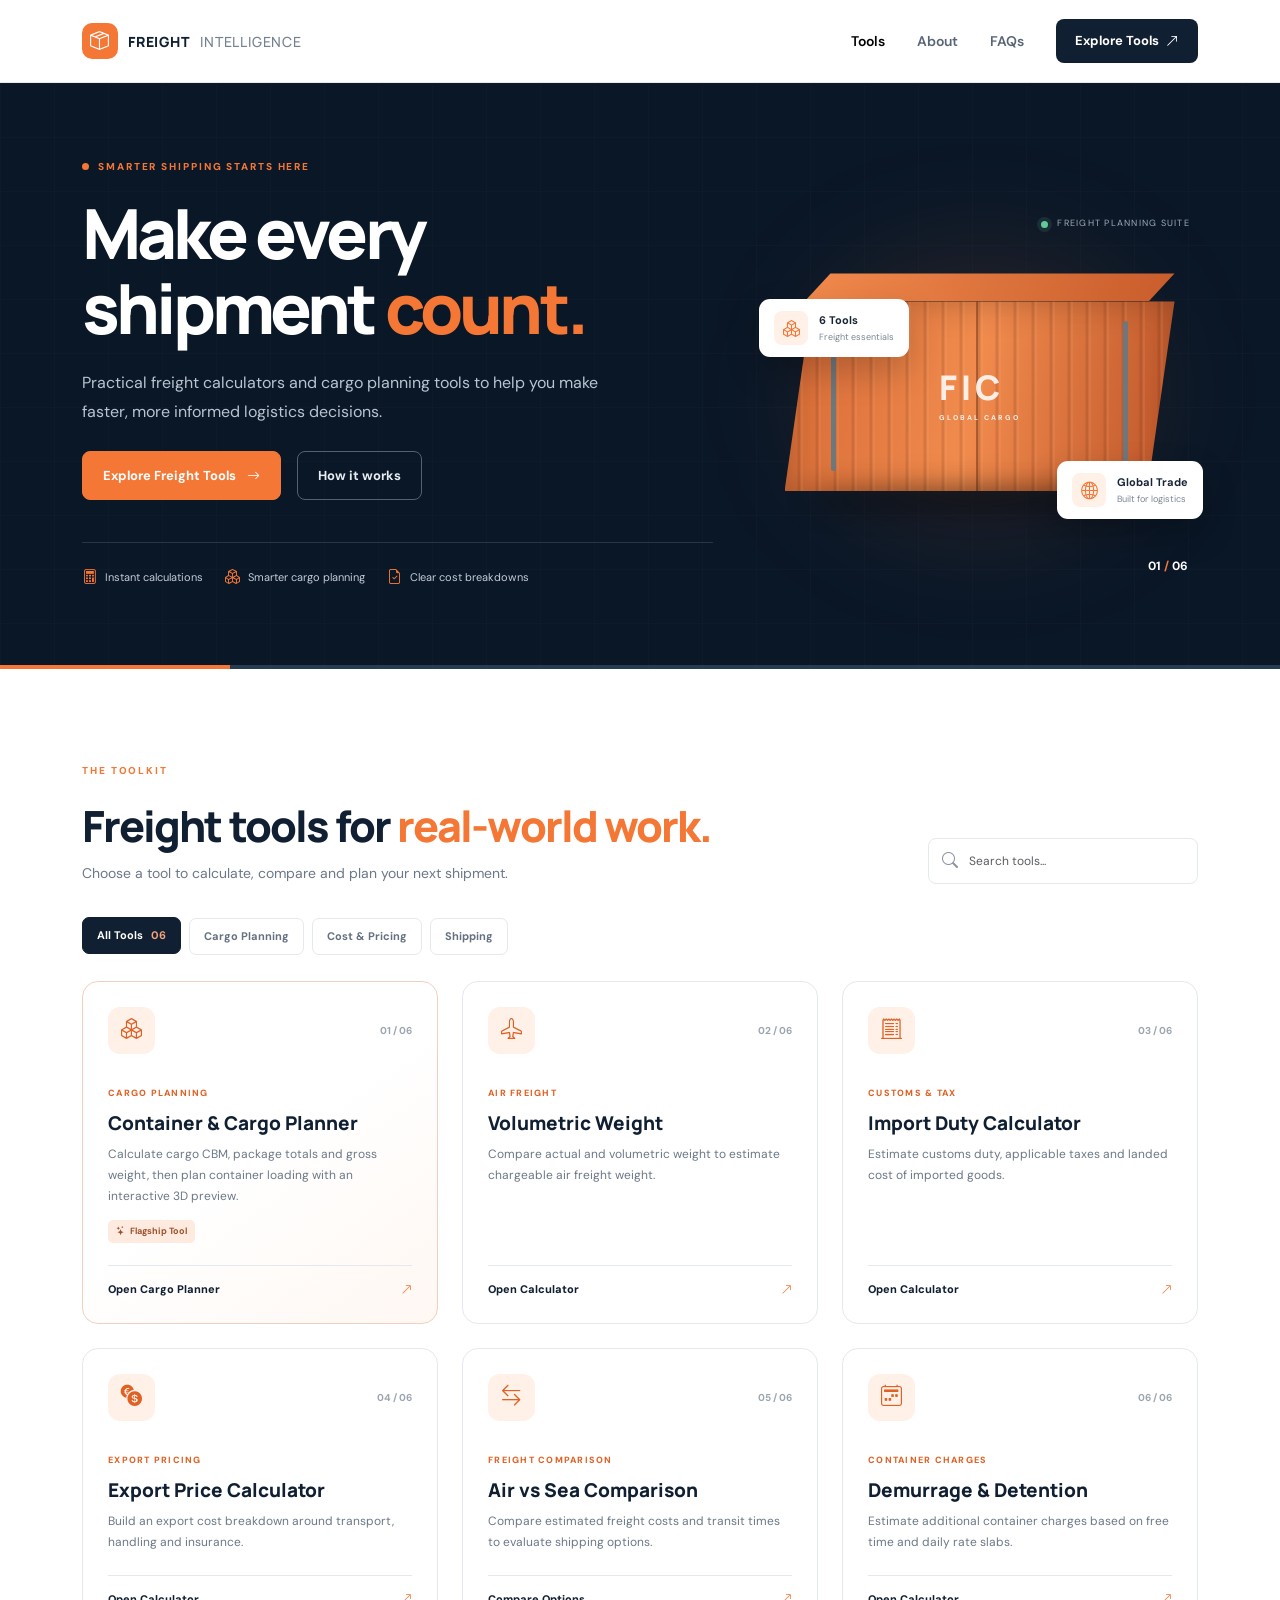
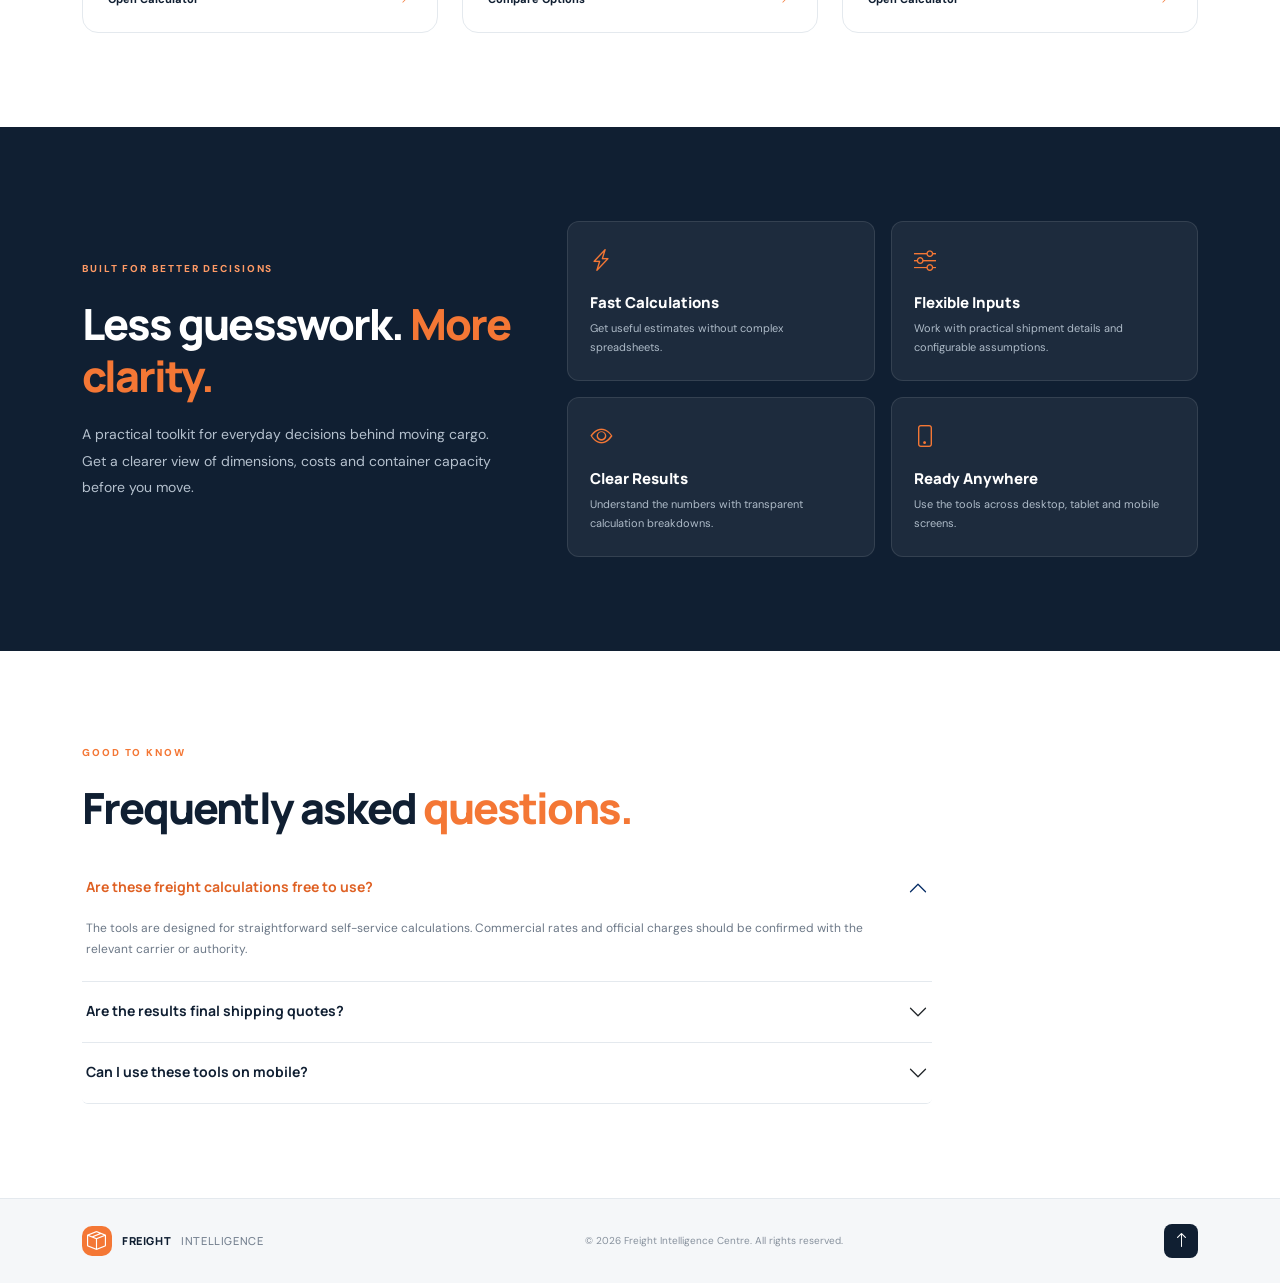
<file: index.html>
<!DOCTYPE html>
<html lang="en">

<head>
  <meta charset="UTF-8">
  <meta name="viewport" content="width=device-width, initial-scale=1.0">

  <meta name="description" content="Freight Intelligence Centre - Smart freight calculators and cargo planning tools.">

  <title>Freight Intelligence Centre</title>

  <!-- Google Fonts -->
  <link rel="preconnect" href="https://fonts.googleapis.com">
  <link rel="preconnect" href="https://fonts.gstatic.com" crossorigin>
  <link
    href="https://fonts.googleapis.com/css2?family=DM+Sans:wght@400;500;600;700&family=Manrope:wght@400;500;600;700;800&display=swap"
    rel="stylesheet">

  <!-- Bootstrap 5 -->
  <link href="https://cdn.jsdelivr.net/npm/bootstrap@5.3.3/dist/css/bootstrap.min.css" rel="stylesheet">

  <!-- Bootstrap Icons -->
  <link href="https://cdn.jsdelivr.net/npm/bootstrap-icons@1.11.3/font/bootstrap-icons.min.css" rel="stylesheet">

  <!-- Custom CSS -->
  <link rel="stylesheet" href="assets/css/variables.css">
  <link rel="stylesheet" href="assets/css/style.css">
  <link rel="stylesheet" href="assets/css/responsive.css">
</head>

<body>

  <!-- NAVBAR -->
  <header class="site-header">
    <nav class="navbar navbar-expand-lg">
      <div class="container">

        <a class="navbar-brand brand" href="index.html">
          <span class="brand-mark">
            <i class="bi bi-box-seam"></i>
          </span>
          FREIGHT <span class="brand-light">INTELLIGENCE</span>
        </a>

        <button class="navbar-toggler" type="button" data-bs-toggle="collapse" data-bs-target="#mainNav"
          aria-label="Toggle navigation">
          <span class="navbar-toggler-icon"></span>
        </button>

        <div class="collapse navbar-collapse" id="mainNav">

          <ul class="navbar-nav ms-auto align-items-lg-center gap-lg-3">

            <li class="nav-item">
              <a class="nav-link active" href="#tools">Tools</a>
            </li>

            <li class="nav-item">
              <a class="nav-link" href="#about">About</a>
            </li>

            <li class="nav-item">
              <a class="nav-link" href="#faq">FAQs</a>
            </li>

            <li class="nav-item ms-lg-2">
              <a href="#tools" class="btn btn-nav">
                Explore Tools
                <i class="bi bi-arrow-up-right ms-1"></i>
              </a>
            </li>

          </ul>

        </div>
      </div>
    </nav>
  </header>


  <!-- HERO SECTION -->
  <section class="hero-section">

    <div class="hero-grid"></div>

    <div class="container hero-content">

      <div class="eyebrow">
        <span class="eyebrow-dot"></span>
        SMARTER SHIPPING STARTS HERE
      </div>

      <div class="row align-items-center g-5">

        <div class="col-lg-7">

          <h1>
            Make every shipment
            <span>count.</span>
          </h1>

          <p class="hero-copy">
            Practical freight calculators and cargo planning
            tools to help you make faster, more informed
            logistics decisions.
          </p>

          <div class="d-flex flex-wrap gap-3 mt-4">

            <a href="#tools" class="btn btn-primary-custom">
              Explore Freight Tools
              <i class="bi bi-arrow-right ms-2"></i>
            </a>

            <a href="#about" class="btn btn-outline-light-custom">
              How it works
            </a>

          </div>

          <div class="hero-trust">

            <div>
              <i class="bi bi-calculator"></i>
              <span>Instant calculations</span>
            </div>

            <div>
              <i class="bi bi-boxes"></i>
              <span>Smarter cargo planning</span>
            </div>

            <div>
              <i class="bi bi-file-earmark-check"></i>
              <span>Clear cost breakdowns</span>
            </div>

          </div>

        </div>


        <!-- HERO VISUAL -->
        <div class="col-lg-5">

          <div class="hero-visual">

            <div class="visual-glow"></div>

            <div class="visual-label">
              <span class="live-dot"></span>
              FREIGHT PLANNING SUITE
            </div>

            <div class="container-illustration">

              <div class="container-top"></div>

              <div class="container-body">

                <div class="container-ridges"></div>

                <div class="container-door-line"></div>

                <div class="container-lock lock-one"></div>
                <div class="container-lock lock-two"></div>

                <div class="container-logo">
                  FIC
                  <small>GLOBAL CARGO</small>
                </div>

              </div>

              <div class="container-shadow"></div>

            </div>


            <div class="floating-stat stat-one">

              <i class="bi bi-boxes"></i>

              <div>
                <strong>6 Tools</strong>
                <small>Freight essentials</small>
              </div>

            </div>


            <div class="floating-stat stat-two">

              <i class="bi bi-globe2"></i>

              <div>
                <strong>Global Trade</strong>
                <small>Built for logistics</small>
              </div>

            </div>

            <div class="visual-index">
              01 <span>/</span> 06
            </div>

          </div>

        </div>

      </div>

    </div>

    <div class="hero-bottom-line"></div>

  </section>


  <!-- TOOLS SECTION -->
  <section class="tools-section section-pad" id="tools">

    <div class="container">

      <div class="section-heading d-flex flex-wrap justify-content-between align-items-end gap-4">

        <div>

          <div class="section-kicker">THE TOOLKIT</div>

          <h2>
            Freight tools for
            <span>real-world work.</span>
          </h2>

          <p>
            Choose a tool to calculate, compare and plan your next shipment.
          </p>

        </div>

        <div class="tool-search">
          <i class="bi bi-search"></i>
          <input type="search" id="toolSearch" class="form-control" placeholder="Search tools..."
            aria-label="Search tools">
        </div>

      </div>


      <!-- FILTERS -->
      <div class="filter-row">

        <button class="filter-btn active" data-filter="all">
          All Tools <span>06</span>
        </button>

        <button class="filter-btn" data-filter="cargo">
          Cargo Planning
        </button>

        <button class="filter-btn" data-filter="cost">
          Cost & Pricing
        </button>

        <button class="filter-btn" data-filter="shipping">
          Shipping
        </button>

      </div>


      <!-- TOOL CARDS -->
      <div class="row g-4" id="toolGrid">


        <!-- 01 CONTAINER & CARGO PLANNER -->
        <div class="col-md-6 col-xl-4 tool-item" data-category="cargo"
          data-search="container cargo planner cbm calculator cargo volume dimensions 3d load optimizer packing 20ft 40ft">

          <article class="tool-card featured-tool">

            <div class="tool-card-top">
              <span class="tool-icon">
                <i class="bi bi-boxes"></i>
              </span>
              <span class="tool-number">01 / 06</span>
            </div>

            <div class="tool-card-body">
              <span class="tool-category">CARGO PLANNING</span>
              <h3>Container &amp; Cargo Planner</h3>
              <p>
                Calculate cargo CBM, package totals and gross weight,
                then plan container loading with an interactive 3D preview.
              </p>
              <span class="coming-tag">
                <i class="bi bi-stars"></i>
                Flagship Tool
              </span>
            </div>

            <a href="tools/container-planner.html" class="tool-link">
              Open Cargo Planner
              <i class="bi bi-arrow-up-right"></i>
            </a>

          </article>

        </div>


        <!-- 02 VOLUMETRIC -->
        <div class="col-md-6 col-xl-4 tool-item" data-category="cargo" data-search="volumetric weight air freight">

          <article class="tool-card">

            <div class="tool-card-top">

              <span class="tool-icon">
                <i class="bi bi-airplane"></i>
              </span>

              <span class="tool-number">02 / 06</span>

            </div>

            <div class="tool-card-body">

              <span class="tool-category">AIR FREIGHT</span>

              <h3>Volumetric Weight</h3>

              <p>
                Compare actual and volumetric weight
                to estimate chargeable air freight weight.
              </p>

            </div>

            <a href="tools/volumetric-weight.html" class="tool-link">
              Open Calculator
              <i class="bi bi-arrow-up-right"></i>
            </a>

          </article>

        </div>


        <!-- 03 IMPORT DUTY -->
        <div class="col-md-6 col-xl-4 tool-item" data-category="cost" data-search="import duty customs tax landed cost">

          <article class="tool-card">

            <div class="tool-card-top">

              <span class="tool-icon">
                <i class="bi bi-receipt-cutoff"></i>
              </span>

              <span class="tool-number">03 / 06</span>

            </div>

            <div class="tool-card-body">

              <span class="tool-category">CUSTOMS & TAX</span>

              <h3>Import Duty Calculator</h3>

              <p>
                Estimate customs duty, applicable taxes
                and landed cost of imported goods.
              </p>

            </div>

            <a href="tools/import-duty.html" class="tool-link">
              Open Calculator
              <i class="bi bi-arrow-up-right"></i>
            </a>

          </article>

        </div>


        <!-- 04 EXPORT PRICE -->
        <div class="col-md-6 col-xl-4 tool-item" data-category="cost" data-search="export price exw fob cif">

          <article class="tool-card">

            <div class="tool-card-top">

              <span class="tool-icon">
                <i class="bi bi-currency-exchange"></i>
              </span>

              <span class="tool-number">04 / 06</span>

            </div>

            <div class="tool-card-body">

              <span class="tool-category">EXPORT PRICING</span>

              <h3>Export Price Calculator</h3>

              <p>
                Build an export cost breakdown around
                transport, handling and insurance.
              </p>

            </div>

            <a href="tools/export-price.html" class="tool-link">
              Open Calculator
              <i class="bi bi-arrow-up-right"></i>
            </a>

          </article>

        </div>


        <!-- 05 AIR SEA -->
        <div class="col-md-6 col-xl-4 tool-item" data-category="shipping"
          data-search="air sea freight comparison shipping cost">

          <article class="tool-card">

            <div class="tool-card-top">

              <span class="tool-icon">
                <i class="bi bi-arrow-left-right"></i>
              </span>

              <span class="tool-number">05 / 06</span>

            </div>

            <div class="tool-card-body">

              <span class="tool-category">FREIGHT COMPARISON</span>

              <h3>Air vs Sea Comparison</h3>

              <p>
                Compare estimated freight costs and
                transit times to evaluate shipping options.
              </p>

            </div>

            <a href="tools/air-sea-comparison.html" class="tool-link">
              Compare Options
              <i class="bi bi-arrow-up-right"></i>
            </a>

          </article>

        </div>


        <!-- 06 DEMURRAGE -->
        <div class="col-md-6 col-xl-4 tool-item" data-category="cost"
          data-search="demurrage detention container charges">

          <article class="tool-card">

            <div class="tool-card-top">

              <span class="tool-icon">
                <i class="bi bi-calendar2-week"></i>
              </span>

              <span class="tool-number">06 / 06</span>

            </div>

            <div class="tool-card-body">

              <span class="tool-category">CONTAINER CHARGES</span>

              <h3>Demurrage & Detention</h3>

              <p>
                Estimate additional container charges
                based on free time and daily rate slabs.
              </p>

            </div>

            <a href="tools/demurrage-calculator.html" class="tool-link">
              Open Calculator
              <i class="bi bi-arrow-up-right"></i>
            </a>

          </article>

        </div>

      </div>

      <div class="empty-state d-none" id="emptyState">
        No tools match your search.
      </div>

    </div>

  </section>


  <!-- ABOUT SECTION -->
  <section class="value-section section-pad" id="about">

    <div class="container">

      <div class="row align-items-center g-5">

        <div class="col-lg-5">

          <div class="section-kicker light-kicker">
            BUILT FOR BETTER DECISIONS
          </div>

          <h2>
            Less guesswork.
            <span>More clarity.</span>
          </h2>

          <p class="value-copy">
            A practical toolkit for everyday decisions
            behind moving cargo. Get a clearer view of
            dimensions, costs and container capacity
            before you move.
          </p>

        </div>


        <div class="col-lg-7">

          <div class="row g-3">

            <div class="col-sm-6">
              <div class="value-card">
                <i class="bi bi-lightning-charge"></i>
                <h3>Fast Calculations</h3>
                <p>Get useful estimates without complex spreadsheets.</p>
              </div>
            </div>

            <div class="col-sm-6">
              <div class="value-card">
                <i class="bi bi-sliders"></i>
                <h3>Flexible Inputs</h3>
                <p>Work with practical shipment details and configurable assumptions.</p>
              </div>
            </div>

            <div class="col-sm-6">
              <div class="value-card">
                <i class="bi bi-eye"></i>
                <h3>Clear Results</h3>
                <p>Understand the numbers with transparent calculation breakdowns.</p>
              </div>
            </div>

            <div class="col-sm-6">
              <div class="value-card">
                <i class="bi bi-phone"></i>
                <h3>Ready Anywhere</h3>
                <p>Use the tools across desktop, tablet and mobile screens.</p>
              </div>
            </div>

          </div>

        </div>

      </div>

    </div>

  </section>


  <!-- FAQ -->
  <section class="faq-section section-pad" id="faq">

    <div class="container">

      <div class="section-kicker">GOOD TO KNOW</div>

      <h2>
        Frequently asked
        <span>questions.</span>
      </h2>

      <div class="accordion faq-accordion mt-4" id="faqAccordion">

        <div class="accordion-item">

          <h3 class="accordion-header">
            <button class="accordion-button" type="button" data-bs-toggle="collapse" data-bs-target="#faqOne">

              Are these freight calculations free to use?

            </button>
          </h3>

          <div id="faqOne" class="accordion-collapse collapse show" data-bs-parent="#faqAccordion">

            <div class="accordion-body">
              The tools are designed for straightforward
              self-service calculations. Commercial rates
              and official charges should be confirmed
              with the relevant carrier or authority.
            </div>

          </div>

        </div>


        <div class="accordion-item">

          <h3 class="accordion-header">
            <button class="accordion-button collapsed" type="button" data-bs-toggle="collapse" data-bs-target="#faqTwo">

              Are the results final shipping quotes?

            </button>
          </h3>

          <div id="faqTwo" class="accordion-collapse collapse" data-bs-parent="#faqAccordion">

            <div class="accordion-body">
              No. Results are planning estimates based
              on the entered values and assumptions.
              Actual charges depend on carrier tariffs,
              routes, equipment and applicable regulations.
            </div>

          </div>

        </div>


        <div class="accordion-item">

          <h3 class="accordion-header">
            <button class="accordion-button collapsed" type="button" data-bs-toggle="collapse"
              data-bs-target="#faqThree">

              Can I use these tools on mobile?

            </button>
          </h3>

          <div id="faqThree" class="accordion-collapse collapse" data-bs-parent="#faqAccordion">

            <div class="accordion-body">
              Yes. The interface is designed to adapt
              to desktop, tablet and mobile screens.
            </div>

          </div>

        </div>

      </div>

    </div>

  </section>


  <!-- FOOTER -->
  <footer class="site-footer">

    <div class="container d-flex flex-wrap justify-content-between align-items-center gap-3">

      <a class="navbar-brand brand footer-brand" href="index.html">
        <span class="brand-mark">
          <i class="bi bi-box-seam"></i>
        </span>
        FREIGHT <span class="brand-light">INTELLIGENCE</span>
      </a>

      <p class="mb-0">
        © <span id="currentYear"></span>
        Freight Intelligence Centre. All rights reserved.
      </p>

      <a href="#" class="back-top" aria-label="Back to top">
        <i class="bi bi-arrow-up"></i>
      </a>

    </div>

  </footer>


  <!-- BOOTSTRAP JS -->
  <script src="https://cdn.jsdelivr.net/npm/bootstrap@5.3.3/dist/js/bootstrap.bundle.min.js"></script>

  <!-- CUSTOM JS -->
  <script src="assets/js/main.js"></script>

</body>

</html>
</file>
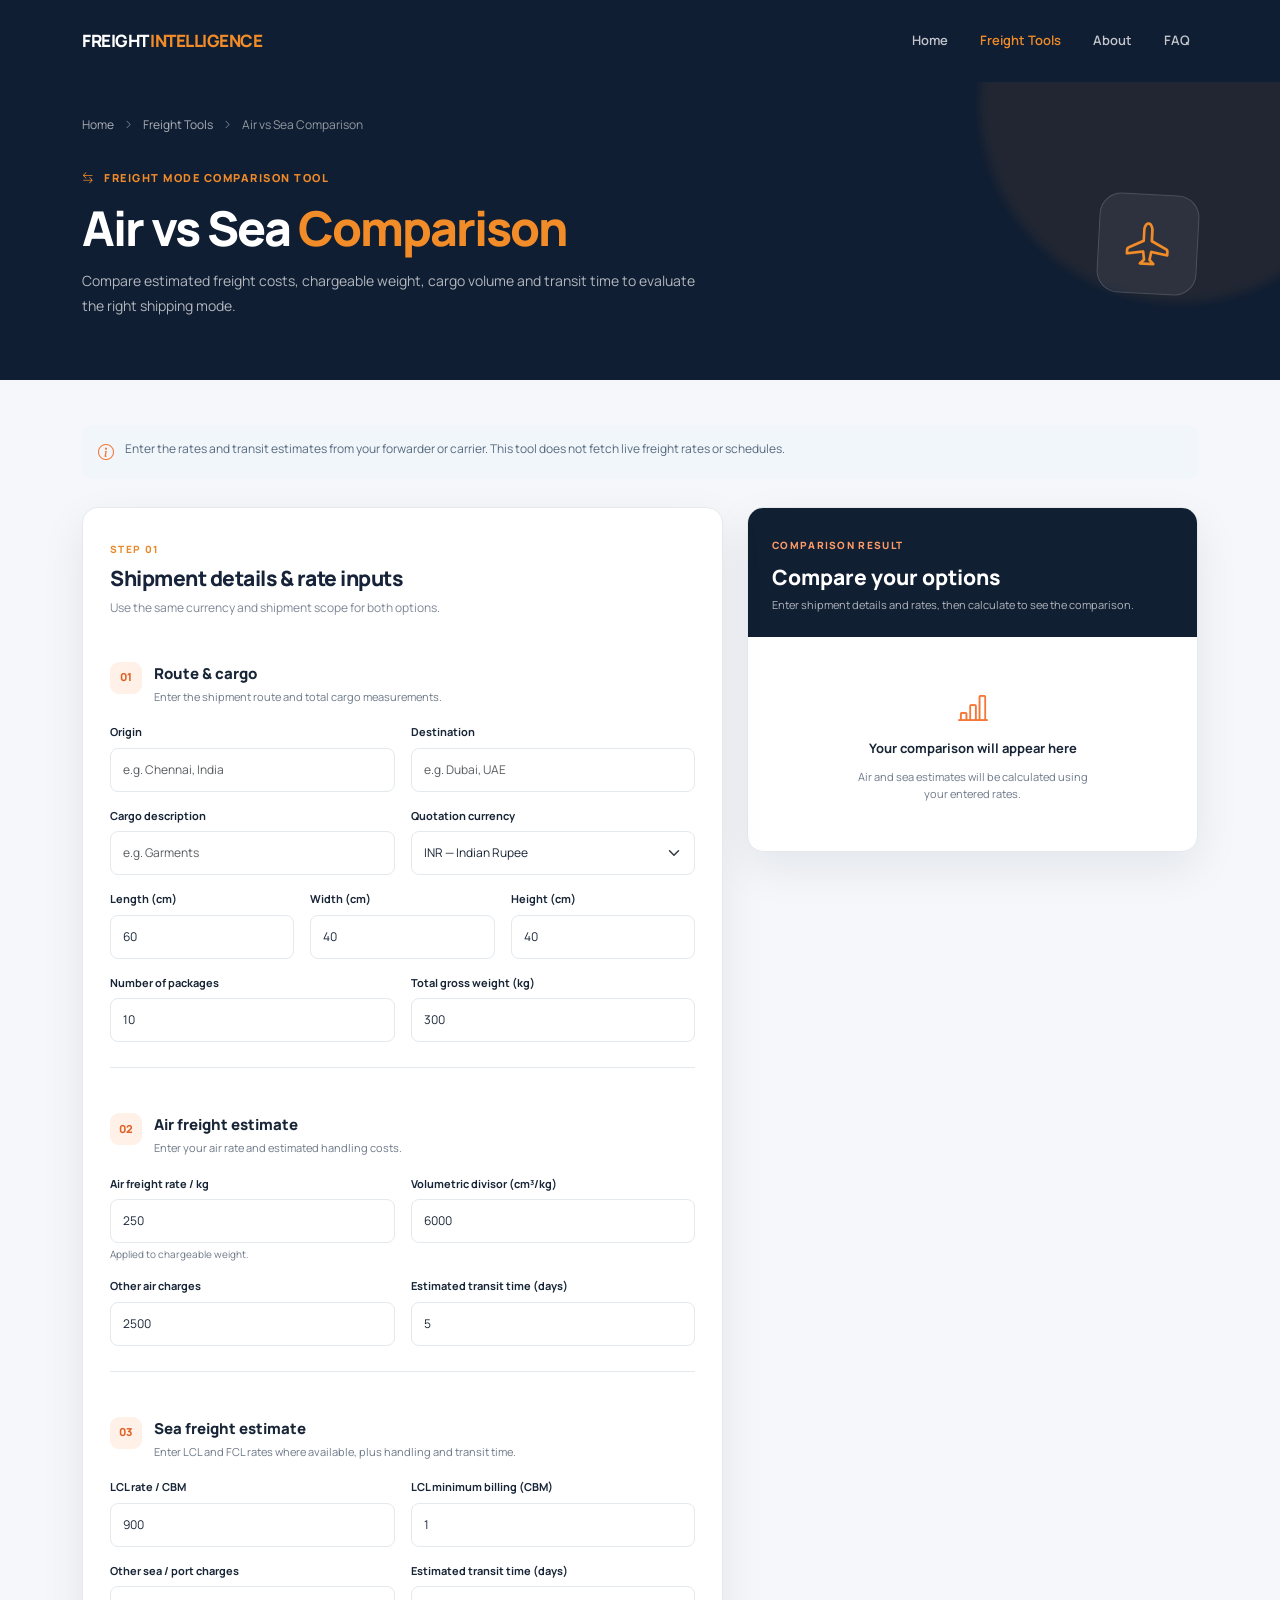
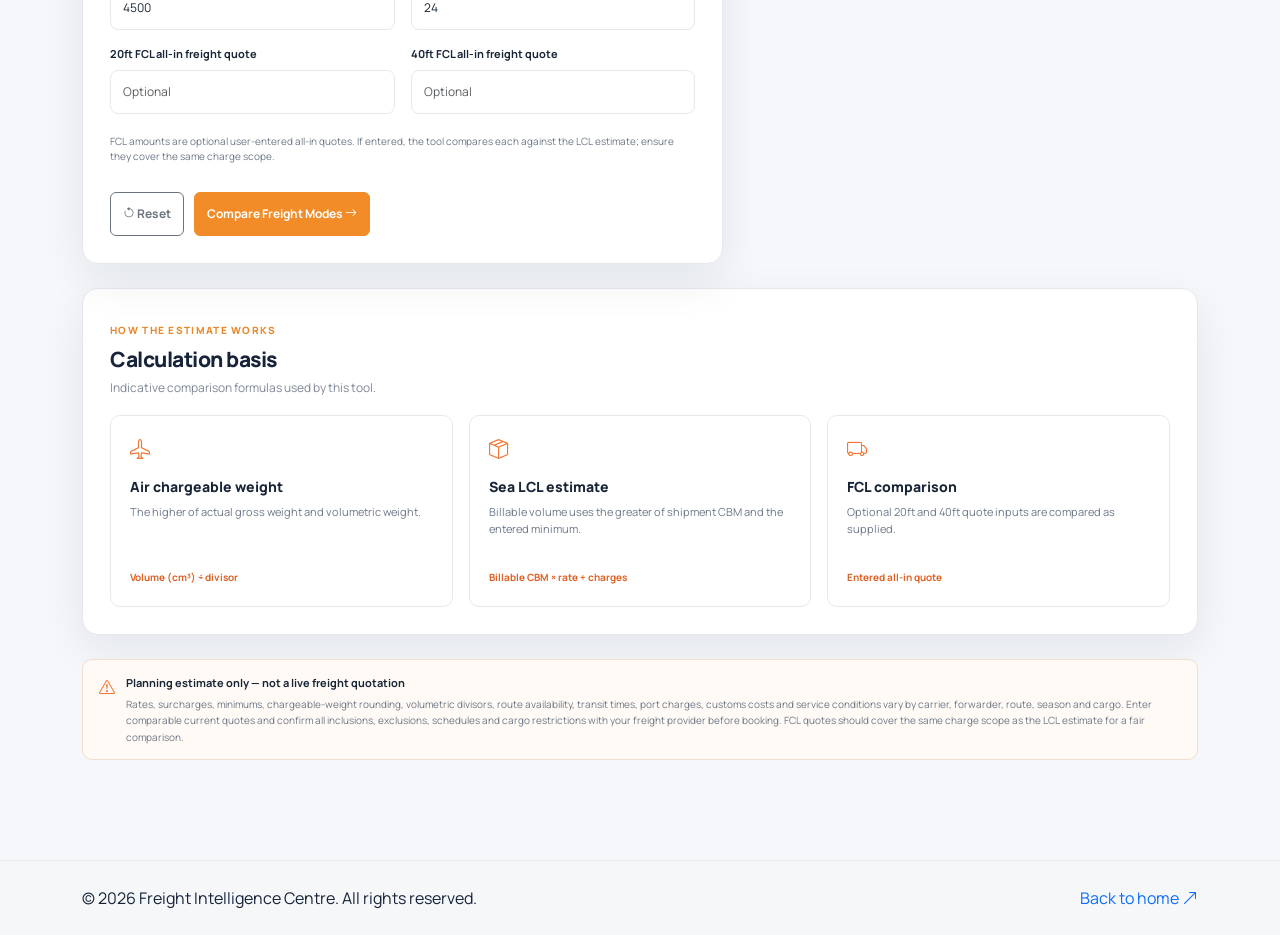
<file: tools/air-sea-comparison.html>
<!DOCTYPE html>
<html lang="en">
<head>
<meta charset="UTF-8"><meta name="viewport" content="width=device-width, initial-scale=1.0">
<meta name="description" content="Compare estimated air freight and sea freight costs, chargeable weight, cargo volume and transit times.">
<title>Air vs Sea Comparison | Freight Intelligence Centre</title>
<link rel="preconnect" href="https://fonts.googleapis.com"><link rel="preconnect" href="https://fonts.gstatic.com" crossorigin>
<link href="https://fonts.googleapis.com/css2?family=DM+Sans:wght@400;500;600;700&family=Manrope:wght@400;500;600;700;800&display=swap" rel="stylesheet">
<link href="https://cdn.jsdelivr.net/npm/bootstrap@5.3.3/dist/css/bootstrap.min.css" rel="stylesheet">
<link href="https://cdn.jsdelivr.net/npm/bootstrap-icons@1.11.3/font/bootstrap-icons.min.css" rel="stylesheet">
<link rel="stylesheet" href="../assets/css/variables.css"><link rel="stylesheet" href="../assets/css/style.css"><link rel="stylesheet" href="../assets/css/responsive.css"><link rel="stylesheet" href="../assets/css/calculator.css"><link rel="stylesheet" href="../assets/css/air-sea-comparison.css">
</head>
<body class="calculator-page air-sea-page">
<nav class="navbar navbar-expand-lg navbar-dark fic-navbar"><div class="container">
<a class="navbar-brand" href="../index.html">FREIGHT<span> INTELLIGENCE</span></a>
<button class="navbar-toggler" type="button" data-bs-toggle="collapse" data-bs-target="#mainNavbar" aria-controls="mainNavbar" aria-expanded="false" aria-label="Toggle navigation"><span class="navbar-toggler-icon"></span></button>
<div class="collapse navbar-collapse" id="mainNavbar"><ul class="navbar-nav ms-auto align-items-lg-center gap-lg-3">
<li class="nav-item"><a class="nav-link" href="../index.html">Home</a></li><li class="nav-item"><a class="nav-link active" href="../index.html#tools">Freight Tools</a></li><li class="nav-item"><a class="nav-link" href="../index.html#about">About</a></li><li class="nav-item"><a class="nav-link" href="../index.html#faq">FAQ</a></li>
</ul></div></div></nav>
<section class="calculator-hero"><div class="container">
<div class="calculator-breadcrumb"><a href="../index.html">Home</a><i class="bi bi-chevron-right"></i><a href="../index.html#tools">Freight Tools</a><i class="bi bi-chevron-right"></i><span>Air vs Sea Comparison</span></div>
<div class="calculator-heading"><div><div class="calculator-eyebrow"><i class="bi bi-arrow-left-right"></i> FREIGHT MODE COMPARISON TOOL</div>
<h1>Air vs Sea <span>Comparison</span></h1><p>Compare estimated freight costs, chargeable weight, cargo volume and transit time to evaluate the right shipping mode.</p></div><div class="calculator-heading-icon"><i class="bi bi-airplane"></i></div></div>
</div></section>
<main class="container calculator-main airsea-main">
<div class="airsea-note"><i class="bi bi-info-circle"></i><span>Enter the rates and transit estimates from your forwarder or carrier. This tool does not fetch live freight rates or schedules.</span></div>
<div class="row g-4 align-items-start mt-1">
<div class="col-lg-7"><section class="calculator-panel airsea-input-panel">
<div class="panel-heading"><div><span class="panel-step">STEP 01</span><h2>Shipment details & rate inputs</h2><p>Use the same currency and shipment scope for both options.</p></div></div>
<div class="airsea-section"><div class="airsea-section-heading"><span>01</span><div><h3>Route & cargo</h3><p>Enter the shipment route and total cargo measurements.</p></div></div>
<div class="row g-3">
<div class="col-md-6"><label class="form-label" for="origin">Origin</label><input id="origin" class="form-control airsea-control" maxlength="80" placeholder="e.g. Chennai, India"></div>
<div class="col-md-6"><label class="form-label" for="destination">Destination</label><input id="destination" class="form-control airsea-control" maxlength="80" placeholder="e.g. Dubai, UAE"></div>
<div class="col-md-6"><label class="form-label" for="cargoDescription">Cargo description</label><input id="cargoDescription" class="form-control airsea-control" maxlength="100" placeholder="e.g. Garments"></div>
<div class="col-md-6"><label class="form-label" for="currency">Quotation currency</label><select id="currency" class="form-select airsea-control"><option value="USD">USD — US Dollar</option><option value="INR" selected>INR — Indian Rupee</option><option value="EUR">EUR — Euro</option><option value="AED">AED — UAE Dirham</option><option value="GBP">GBP — Pound Sterling</option><option value="SGD">SGD — Singapore Dollar</option></select></div>
<div class="col-md-4"><label class="form-label" for="length">Length (cm)</label><input id="length" type="number" min="0.01" step="any" class="form-control airsea-control" value="60"></div>
<div class="col-md-4"><label class="form-label" for="width">Width (cm)</label><input id="width" type="number" min="0.01" step="any" class="form-control airsea-control" value="40"></div>
<div class="col-md-4"><label class="form-label" for="height">Height (cm)</label><input id="height" type="number" min="0.01" step="any" class="form-control airsea-control" value="40"></div>
<div class="col-md-6"><label class="form-label" for="packages">Number of packages</label><input id="packages" type="number" min="1" step="1" class="form-control airsea-control" value="10"></div>
<div class="col-md-6"><label class="form-label" for="grossWeight">Total gross weight (kg)</label><input id="grossWeight" type="number" min="0.01" step="any" class="form-control airsea-control" value="300"></div>
</div></div>
<div class="airsea-divider"></div>
<div class="airsea-section"><div class="airsea-section-heading"><span>02</span><div><h3>Air freight estimate</h3><p>Enter your air rate and estimated handling costs.</p></div></div>
<div class="row g-3">
<div class="col-md-6"><label class="form-label" for="airRate">Air freight rate / kg</label><input id="airRate" type="number" min="0" step="any" class="form-control airsea-control" value="250"><div class="form-text">Applied to chargeable weight.</div></div>
<div class="col-md-6"><label class="form-label" for="airDivisor">Volumetric divisor (cm³/kg)</label><input id="airDivisor" type="number" min="1" step="any" class="form-control airsea-control" value="6000"></div>
<div class="col-md-6"><label class="form-label" for="airFees">Other air charges</label><input id="airFees" type="number" min="0" step="any" class="form-control airsea-control" value="2500"></div>
<div class="col-md-6"><label class="form-label" for="airDays">Estimated transit time (days)</label><input id="airDays" type="number" min="0" step="any" class="form-control airsea-control" value="5"></div>
</div></div>
<div class="airsea-divider"></div>
<div class="airsea-section"><div class="airsea-section-heading"><span>03</span><div><h3>Sea freight estimate</h3><p>Enter LCL and FCL rates where available, plus handling and transit time.</p></div></div>
<div class="row g-3">
<div class="col-md-6"><label class="form-label" for="lclRate">LCL rate / CBM</label><input id="lclRate" type="number" min="0" step="any" class="form-control airsea-control" value="900"></div>
<div class="col-md-6"><label class="form-label" for="lclMinimum">LCL minimum billing (CBM)</label><input id="lclMinimum" type="number" min="0" step="any" class="form-control airsea-control" value="1"></div>
<div class="col-md-6"><label class="form-label" for="seaFees">Other sea / port charges</label><input id="seaFees" type="number" min="0" step="any" class="form-control airsea-control" value="4500"></div>
<div class="col-md-6"><label class="form-label" for="seaDays">Estimated transit time (days)</label><input id="seaDays" type="number" min="0" step="any" class="form-control airsea-control" value="24"></div>
<div class="col-md-6"><label class="form-label" for="fcl20">20ft FCL all-in freight quote</label><input id="fcl20" type="number" min="0" step="any" class="form-control airsea-control" placeholder="Optional"></div>
<div class="col-md-6"><label class="form-label" for="fcl40">40ft FCL all-in freight quote</label><input id="fcl40" type="number" min="0" step="any" class="form-control airsea-control" placeholder="Optional"></div>
<div class="col-12"><div class="form-text">FCL amounts are optional user-entered all-in quotes. If entered, the tool compares each against the LCL estimate; ensure they cover the same charge scope.</div></div>
</div></div>
<div class="airsea-actions"><button type="button" class="btn btn-outline-secondary" id="resetAirSeaBtn"><i class="bi bi-arrow-counterclockwise"></i> Reset</button><button type="button" class="btn btn-calculate" id="calculateAirSeaBtn">Compare Freight Modes <i class="bi bi-arrow-right"></i></button></div>
<div class="airsea-error" id="airseaError" role="alert"></div>
</section></div>
<div class="col-lg-5"><div class="airsea-results" id="airseaResults" aria-live="polite">
<section class="airsea-result-card"><div class="airsea-result-head"><span class="panel-step">COMPARISON RESULT</span><h2>Compare your options</h2><p>Enter shipment details and rates, then calculate to see the comparison.</p></div>
<div class="airsea-empty"><i class="bi bi-bar-chart-line"></i><strong>Your comparison will appear here</strong><span>Air and sea estimates will be calculated using your entered rates.</span></div></section></div></div>
</div>
<section class="airsea-method mt-4"><div class="panel-heading"><div><span class="panel-step">HOW THE ESTIMATE WORKS</span><h2>Calculation basis</h2><p>Indicative comparison formulas used by this tool.</p></div></div>
<div class="row g-3"><div class="col-md-4"><article class="airsea-formula"><i class="bi bi-airplane"></i><h3>Air chargeable weight</h3><p>The higher of actual gross weight and volumetric weight.</p><strong>Volume (cm³) ÷ divisor</strong></article></div>
<div class="col-md-4"><article class="airsea-formula"><i class="bi bi-box-seam"></i><h3>Sea LCL estimate</h3><p>Billable volume uses the greater of shipment CBM and the entered minimum.</p><strong>Billable CBM × rate + charges</strong></article></div>
<div class="col-md-4"><article class="airsea-formula"><i class="bi bi-truck"></i><h3>FCL comparison</h3><p>Optional 20ft and 40ft quote inputs are compared as supplied.</p><strong>Entered all-in quote</strong></article></div></div>
</section>
<div class="airsea-disclaimer mt-4"><i class="bi bi-exclamation-triangle"></i><div><strong>Planning estimate only — not a live freight quotation</strong><p>Rates, surcharges, minimums, chargeable-weight rounding, volumetric divisors, route availability, transit times, port charges, customs costs and service conditions vary by carrier, forwarder, route, season and cargo. Enter comparable current quotes and confirm all inclusions, exclusions, schedules and cargo restrictions with your freight provider before booking. FCL quotes should cover the same charge scope as the LCL estimate for a fair comparison.</p></div></div>
</main>
<footer class="site-footer"><div class="container d-flex flex-wrap justify-content-between align-items-center gap-3"><span>© <span id="currentYear"></span> Freight Intelligence Centre. All rights reserved.</span><a href="../index.html">Back to home <i class="bi bi-arrow-up-right"></i></a></div></footer>
<script src="https://cdn.jsdelivr.net/npm/bootstrap@5.3.3/dist/js/bootstrap.bundle.min.js"></script><script src="../assets/js/calculators/air-sea-comparison.js"></script>
</body></html>
</file>
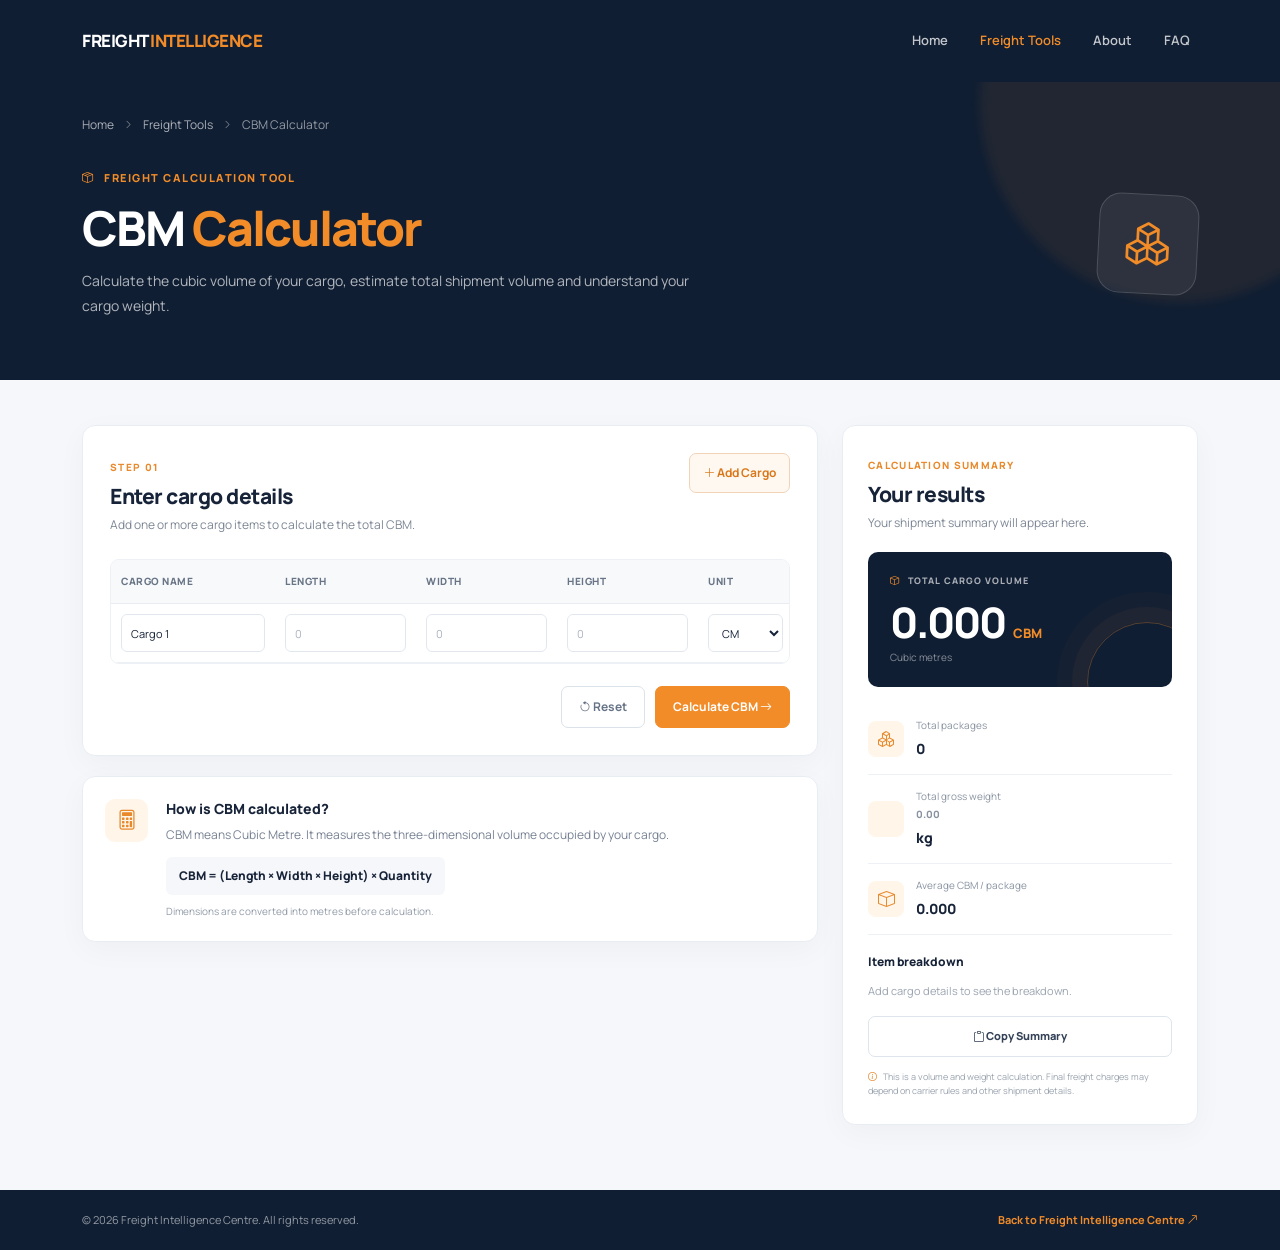
<file: tools/cbm-calculator.html>
<!DOCTYPE html>
<html lang="en">

<head>
    <meta charset="UTF-8">
    <meta name="viewport" content="width=device-width, initial-scale=1.0">
    <meta name="description"
        content="Calculate cargo cubic metres, package volume and gross weight with the Freight Intelligence Centre CBM Calculator.">
    <title>CBM Calculator | Freight Intelligence Centre</title>

    <link rel="preconnect" href="https://fonts.googleapis.com">
    <link rel="preconnect" href="https://fonts.gstatic.com" crossorigin>
    <link href="https://fonts.googleapis.com/css2?family=Manrope:wght@400;500;600;700;800&display=swap"
        rel="stylesheet">

    <link href="https://cdn.jsdelivr.net/npm/bootstrap@5.3.3/dist/css/bootstrap.min.css" rel="stylesheet">
    <link href="https://cdn.jsdelivr.net/npm/bootstrap-icons@1.11.3/font/bootstrap-icons.min.css" rel="stylesheet">

    <link rel="stylesheet" href="../assets/css/variables.css">
    <link rel="stylesheet" href="../assets/css/style.css">
    <link rel="stylesheet" href="../assets/css/responsive.css">
    <link rel="stylesheet" href="../assets/css/calculator.css">
</head>

<body class="calculator-page">

    <!-- Navigation -->
    <nav class="navbar navbar-expand-lg navbar-dark fic-navbar">
        <div class="container">
            <a class="navbar-brand" href="../index.html">
                FREIGHT<span> INTELLIGENCE</span>
            </a>

            <button class="navbar-toggler" type="button" data-bs-toggle="collapse" data-bs-target="#mainNavbar"
                aria-controls="mainNavbar" aria-expanded="false" aria-label="Toggle navigation">
                <span class="navbar-toggler-icon"></span>
            </button>

            <div class="collapse navbar-collapse" id="mainNavbar">
                <ul class="navbar-nav ms-auto align-items-lg-center gap-lg-3">
                    <li class="nav-item">
                        <a class="nav-link" href="../index.html">Home</a>
                    </li>
                    <li class="nav-item">
                        <a class="nav-link active" href="../index.html#tools">Freight Tools</a>
                    </li>
                    <li class="nav-item">
                        <a class="nav-link" href="../index.html#about">About</a>
                    </li>
                    <li class="nav-item">
                        <a class="nav-link" href="../index.html#faq">FAQ</a>
                    </li>
                </ul>
            </div>
        </div>
    </nav>

    <!-- Page heading -->
    <section class="calculator-hero">
        <div class="container">
            <div class="calculator-breadcrumb">
                <a href="../index.html">Home</a>
                <i class="bi bi-chevron-right"></i>
                <a href="../index.html#tools">Freight Tools</a>
                <i class="bi bi-chevron-right"></i>
                <span>CBM Calculator</span>
            </div>

            <div class="calculator-heading">
                <div>
                    <div class="calculator-eyebrow">
                        <i class="bi bi-box-seam"></i>
                        FREIGHT CALCULATION TOOL
                    </div>

                    <h1>CBM <span>Calculator</span></h1>

                    <p>
                        Calculate the cubic volume of your cargo, estimate total
                        shipment volume and understand your cargo weight.
                    </p>
                </div>

                <div class="calculator-heading-icon">
                    <i class="bi bi-boxes"></i>
                </div>
            </div>
        </div>
    </section>

    <!-- Calculator -->
    <main class="container calculator-main">

        <div class="row g-4">

            <!-- Input section -->
            <div class="col-lg-8">
                <section class="calculator-panel">

                    <div class="panel-heading">
                        <div>
                            <span class="panel-step">STEP 01</span>
                            <h2>Enter cargo details</h2>
                            <p>Add one or more cargo items to calculate the total CBM.</p>
                        </div>

                        <button type="button" class="btn btn-add-item" id="addItemBtn">
                            <i class="bi bi-plus-lg"></i>
                            Add Cargo
                        </button>
                    </div>

                    <div class="cargo-table-wrapper">
                        <table class="table cargo-table align-middle">
                            <thead>
                                <tr>
                                    <th style="min-width: 150px;">Cargo name</th>
                                    <th>Length</th>
                                    <th>Width</th>
                                    <th>Height</th>
                                    <th>Unit</th>
                                    <th>Quantity</th>
                                    <th>Weight / package (kg)</th>
                                    <th></th>
                                </tr>
                            </thead>

                            <tbody id="cargoItems">
                                <!-- Rows generated by JavaScript -->
                            </tbody>
                        </table>
                    </div>

                    <div class="calculator-actions">
                        <button type="button" class="btn btn-outline-secondary" id="resetBtn">
                            <i class="bi bi-arrow-counterclockwise"></i>
                            Reset
                        </button>

                        <button type="button" class="btn btn-calculate" id="calculateBtn">
                            Calculate CBM
                            <i class="bi bi-arrow-right"></i>
                        </button>
                    </div>

                    <div class="calculation-error" id="calculationError" role="alert"></div>
                </section>

                <!-- Formula -->
                <section class="formula-panel">
                    <div class="formula-icon">
                        <i class="bi bi-calculator"></i>
                    </div>

                    <div>
                        <h3>How is CBM calculated?</h3>
                        <p>
                            CBM means Cubic Metre. It measures the three-dimensional
                            volume occupied by your cargo.
                        </p>

                        <div class="formula-equation">
                            CBM = (Length × Width × Height) × Quantity
                        </div>

                        <small>
                            Dimensions are converted into metres before calculation.
                        </small>
                    </div>
                </section>
            </div>

            <!-- Results -->
            <div class="col-lg-4">
                <aside class="results-panel" id="resultsPanel">

                    <div class="results-heading">
                        <span class="panel-step">CALCULATION SUMMARY</span>
                        <h2>Your results</h2>
                        <p>Your shipment summary will appear here.</p>
                    </div>

                    <div class="main-result">
                        <div class="result-label">
                            <i class="bi bi-box"></i>
                            TOTAL CARGO VOLUME
                        </div>

                        <div class="result-value">
                            <span id="totalCbm">0.000</span>
                            <small>CBM</small>
                        </div>

                        <div class="result-description">
                            Cubic metres
                        </div>
                    </div>

                    <div class="result-stat">
                        <div class="result-stat-icon">
                            <i class="bi bi-boxes"></i>
                        </div>
                        <div>
                            <span>Total packages</span>
                            <strong id="totalPackages">0</strong>
                        </div>
                    </div>

                    <div class="result-stat">
                        <div class="result-stat-icon">
                            <i class="bi bi-weight"></i>
                        </div>
                        <div>
                            <span>Total gross weight</span>
                            <strong><span id="totalWeight">0.00</span> kg</strong>
                        </div>
                    </div>

                    <div class="result-stat">
                        <div class="result-stat-icon">
                            <i class="bi bi-box"></i>
                        </div>
                        <div>
                            <span>Average CBM / package</span>
                            <strong id="averageCbm">0.000</strong>
                        </div>
                    </div>

                    <div class="result-breakdown">
                        <h3>Item breakdown</h3>
                        <div id="itemBreakdown" class="breakdown-empty">
                            Add cargo details to see the breakdown.
                        </div>
                    </div>

                    <button type="button" class="btn btn-copy-result" id="copyResultBtn">
                        <i class="bi bi-clipboard"></i>
                        Copy Summary
                    </button>

                    <p class="result-disclaimer">
                        <i class="bi bi-info-circle"></i>
                        This is a volume and weight calculation. Final freight
                        charges may depend on carrier rules and other shipment details.
                    </p>
                </aside>
            </div>

        </div>
    </main>

    <!-- Footer -->
    <footer class="calculator-footer">
        <div class="container">
            <div class="d-flex flex-column flex-md-row justify-content-between gap-2">
                <p class="mb-0">
                    © <span id="currentYear"></span> Freight Intelligence Centre.
                    All rights reserved.
                </p>
                <a href="../index.html">
                    Back to Freight Intelligence Centre
                    <i class="bi bi-arrow-up-right"></i>
                </a>
            </div>
        </div>
    </footer>

    <script src="https://cdn.jsdelivr.net/npm/bootstrap@5.3.3/dist/js/bootstrap.bundle.min.js"></script>
    <script src="../assets/js/main.js"></script>
    <script src="../assets/js/calculators/cbm.js"></script>

</body>

</html>
</file>
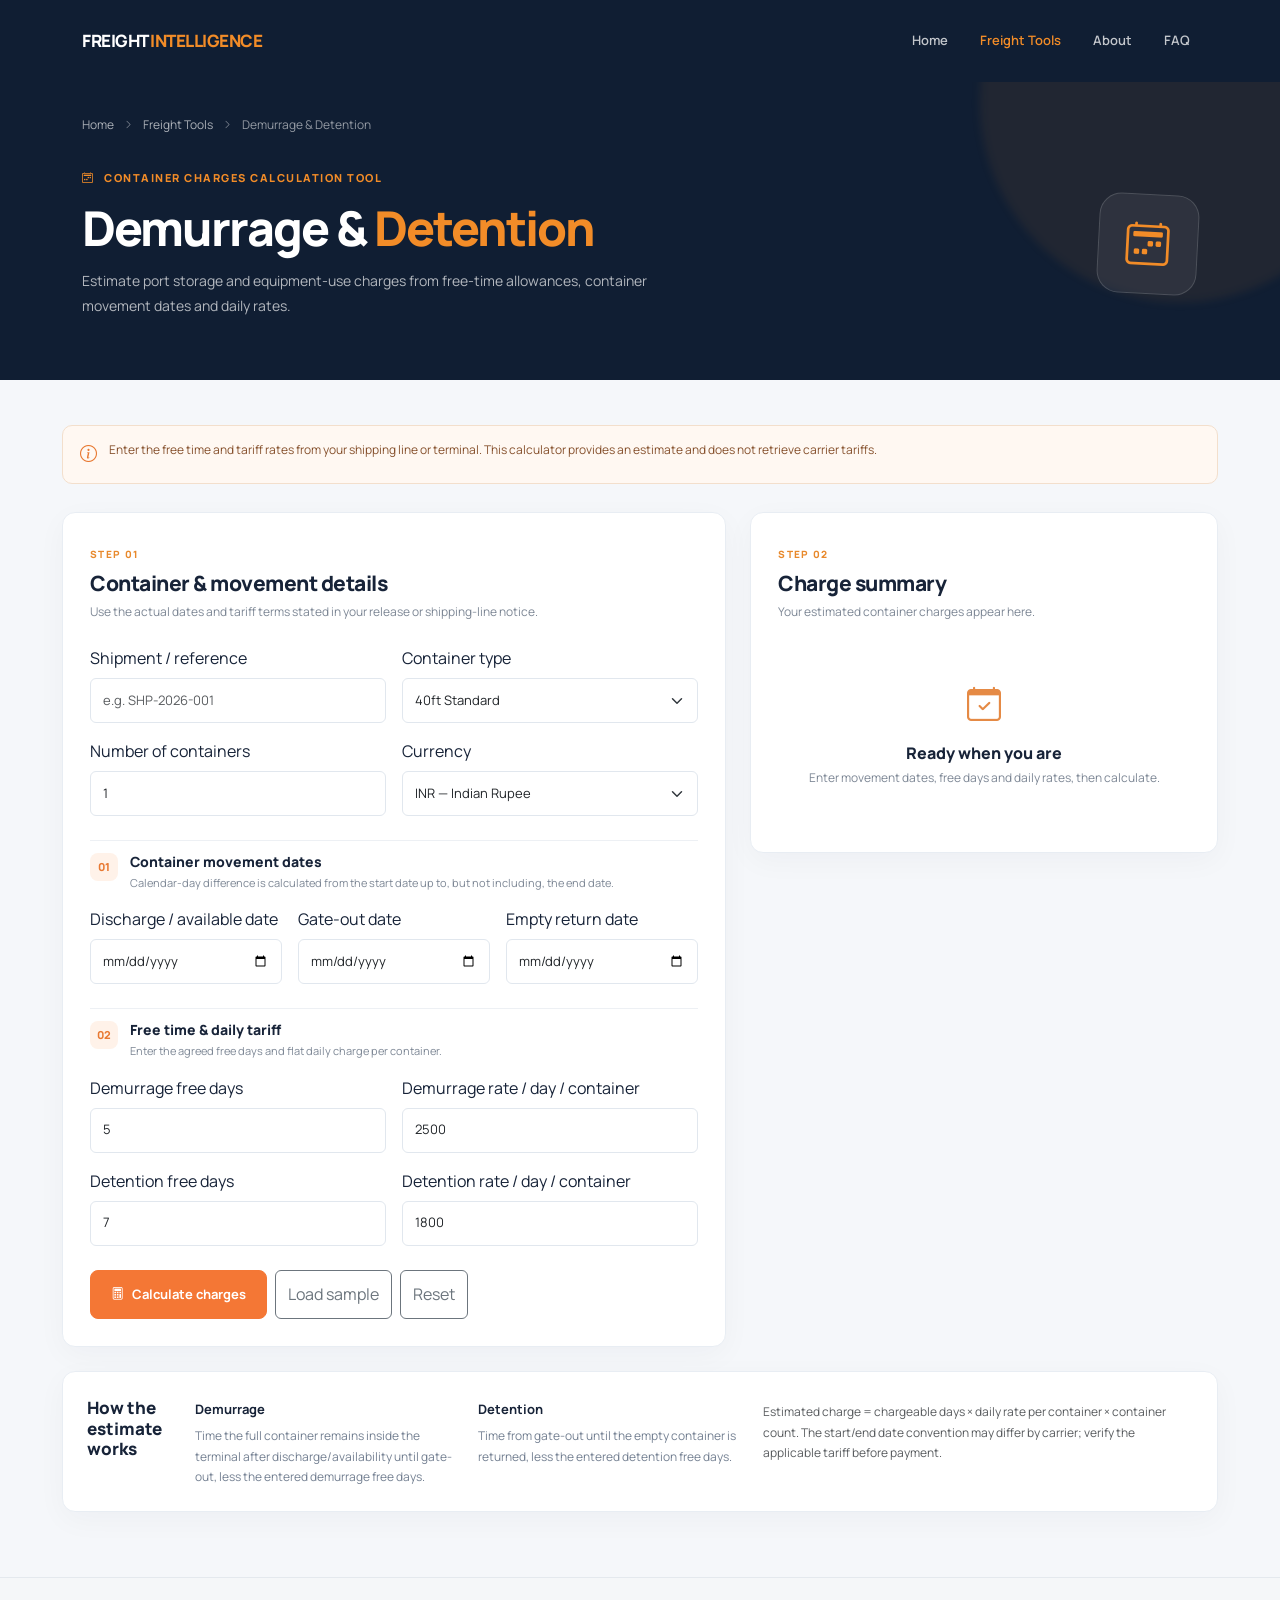
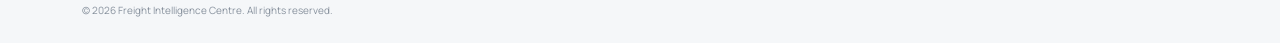
<file: tools/demurrage-calculator.html>
<!DOCTYPE html>
<html lang="en">
<head>
<meta charset="UTF-8"><meta name="viewport" content="width=device-width, initial-scale=1.0">
<meta name="description" content="Estimate container demurrage and detention charges using free days, gate-out and empty return dates.">
<title>Demurrage & Detention Calculator | Freight Intelligence Centre</title>
<link rel="preconnect" href="https://fonts.googleapis.com"><link rel="preconnect" href="https://fonts.gstatic.com" crossorigin>
<link href="https://fonts.googleapis.com/css2?family=DM+Sans:wght@400;500;600;700&family=Manrope:wght@400;500;600;700;800&display=swap" rel="stylesheet">
<link href="https://cdn.jsdelivr.net/npm/bootstrap@5.3.3/dist/css/bootstrap.min.css" rel="stylesheet">
<link href="https://cdn.jsdelivr.net/npm/bootstrap-icons@1.11.3/font/bootstrap-icons.min.css" rel="stylesheet">
<link rel="stylesheet" href="../assets/css/variables.css"><link rel="stylesheet" href="../assets/css/style.css"><link rel="stylesheet" href="../assets/css/responsive.css"><link rel="stylesheet" href="../assets/css/calculator.css"><link rel="stylesheet" href="../assets/css/demurrage.css">
</head>
<body class="calculator-page demurrage-page">
<nav class="navbar navbar-expand-lg navbar-dark fic-navbar"><div class="container">
<a class="navbar-brand" href="../index.html">FREIGHT<span> INTELLIGENCE</span></a>
<button class="navbar-toggler" type="button" data-bs-toggle="collapse" data-bs-target="#mainNavbar" aria-controls="mainNavbar" aria-expanded="false" aria-label="Toggle navigation"><span class="navbar-toggler-icon"></span></button>
<div class="collapse navbar-collapse" id="mainNavbar"><ul class="navbar-nav ms-auto align-items-lg-center gap-lg-3">
<li class="nav-item"><a class="nav-link" href="../index.html">Home</a></li><li class="nav-item"><a class="nav-link active" href="../index.html#tools">Freight Tools</a></li><li class="nav-item"><a class="nav-link" href="../index.html#about">About</a></li><li class="nav-item"><a class="nav-link" href="../index.html#faq">FAQ</a></li>
</ul></div></div></nav>
<section class="calculator-hero"><div class="container">
<div class="calculator-breadcrumb"><a href="../index.html">Home</a><i class="bi bi-chevron-right"></i><a href="../index.html#tools">Freight Tools</a><i class="bi bi-chevron-right"></i><span>Demurrage & Detention</span></div>
<div class="calculator-heading"><div><div class="calculator-eyebrow"><i class="bi bi-calendar2-week"></i> CONTAINER CHARGES CALCULATION TOOL</div>
<h1>Demurrage & <span>Detention</span></h1><p>Estimate port storage and equipment-use charges from free-time allowances, container movement dates and daily rates.</p></div><div class="calculator-heading-icon"><i class="bi bi-calendar2-week"></i></div></div>
</div></section>
<main class="container calculator-main demurrage-main">
<div class="demurrage-note"><i class="bi bi-info-circle"></i><span>Enter the free time and tariff rates from your shipping line or terminal. This calculator provides an estimate and does not retrieve carrier tariffs.</span></div>
<div class="row g-4 align-items-start mt-1">
<div class="col-lg-7"><section class="calculator-panel">
<div class="panel-heading"><div><span class="panel-step">STEP 01</span><h2>Container & movement details</h2><p>Use the actual dates and tariff terms stated in your release or shipping-line notice.</p></div></div>
<div class="row g-3">
<div class="col-md-6"><label class="form-label" for="reference">Shipment / reference</label><input id="reference" class="form-control dem-control" maxlength="60" placeholder="e.g. SHP-2026-001"></div>
<div class="col-md-6"><label class="form-label" for="containerType">Container type</label><select id="containerType" class="form-select dem-control"><option>20ft Standard</option><option selected>40ft Standard</option><option>40ft High Cube</option><option>Reefer</option><option>Other</option></select></div>
<div class="col-md-6"><label class="form-label" for="containerCount">Number of containers</label><input id="containerCount" type="number" min="1" max="500" step="1" value="1" class="form-control dem-control"></div>
<div class="col-md-6"><label class="form-label" for="currency">Currency</label><select id="currency" class="form-select dem-control"><option value="INR" selected>INR — Indian Rupee</option><option value="USD">USD — US Dollar</option><option value="EUR">EUR — Euro</option><option value="AED">AED — UAE Dirham</option><option value="GBP">GBP — Pound Sterling</option><option value="SGD">SGD — Singapore Dollar</option></select></div>
<div class="col-12"><div class="dem-section-title"><span>01</span><div><h3>Container movement dates</h3><p>Calendar-day difference is calculated from the start date up to, but not including, the end date.</p></div></div></div>
<div class="col-md-4"><label class="form-label" for="dischargeDate">Discharge / available date</label><input id="dischargeDate" type="date" class="form-control dem-control"></div>
<div class="col-md-4"><label class="form-label" for="gateOutDate">Gate-out date</label><input id="gateOutDate" type="date" class="form-control dem-control"></div>
<div class="col-md-4"><label class="form-label" for="emptyReturnDate">Empty return date</label><input id="emptyReturnDate" type="date" class="form-control dem-control"></div>
<div class="col-12"><div class="dem-section-title"><span>02</span><div><h3>Free time & daily tariff</h3><p>Enter the agreed free days and flat daily charge per container.</p></div></div></div>
<div class="col-md-6"><label class="form-label" for="demFreeDays">Demurrage free days</label><input id="demFreeDays" type="number" min="0" max="365" step="1" value="5" class="form-control dem-control"></div>
<div class="col-md-6"><label class="form-label" for="demRate">Demurrage rate / day / container</label><input id="demRate" type="number" min="0" step="0.01" value="2500" class="form-control dem-control"></div>
<div class="col-md-6"><label class="form-label" for="detFreeDays">Detention free days</label><input id="detFreeDays" type="number" min="0" max="365" step="1" value="7" class="form-control dem-control"></div>
<div class="col-md-6"><label class="form-label" for="detRate">Detention rate / day / container</label><input id="detRate" type="number" min="0" step="0.01" value="1800" class="form-control dem-control"></div>
<div class="col-12"><div id="demError" class="dem-error" role="alert" aria-live="polite"></div></div>
<div class="col-12 d-flex flex-wrap gap-2 mt-2"><button type="button" class="btn btn-primary-custom" id="calculateBtn"><i class="bi bi-calculator me-2"></i>Calculate charges</button><button type="button" class="btn btn-outline-secondary" id="sampleBtn">Load sample</button><button type="button" class="btn btn-outline-secondary" id="resetBtn">Reset</button></div>
</div></section></div>
<div class="col-lg-5"><section class="results-panel dem-results" aria-live="polite">
<div class="results-heading"><div><span class="panel-step">STEP 02</span><h2>Charge summary</h2><p>Your estimated container charges appear here.</p></div></div>
<div class="dem-empty" id="emptyState"><i class="bi bi-calendar-check"></i><h3>Ready when you are</h3><p>Enter movement dates, free days and daily rates, then calculate.</p></div>
<div id="resultState" hidden>
<div class="dem-total-card"><span>Estimated total charges</span><strong id="grandTotal">—</strong><small id="resultMeta"></small></div>
<div class="dem-result-line"><span>Demurrage charges</span><strong id="demTotal">—</strong></div>
<div class="dem-result-line"><span>Detention charges</span><strong id="detTotal">—</strong></div>
<div class="dem-result-line"><span>Containers</span><strong id="containerSummary">—</strong></div>
<div class="dem-detail-card"><h3>Chargeable day breakdown</h3>
<div class="dem-break-row"><div><strong>Demurrage</strong><small id="demDaysMeta">—</small></div><strong id="demDays">—</strong></div>
<div class="dem-break-row"><div><strong>Detention</strong><small id="detDaysMeta">—</small></div><strong id="detDays">—</strong></div>
</div>
<div class="dem-result-actions"><button type="button" id="downloadBtn" class="btn btn-outline-secondary"><i class="bi bi-download me-2"></i>Download report</button><button type="button" id="printBtn" class="btn btn-outline-secondary"><i class="bi bi-printer me-2"></i>Print</button></div>
<p class="dem-disclaimer">Estimate only. Actual billing may use tariff slabs, local time cut-offs, weekends/holidays, equipment-specific rules, combined free time or carrier-specific day-count conventions.</p>
</div></section></div>
</div>
<section class="formula-panel mt-4"><h3>How the estimate works</h3><div class="row g-3">
<div class="col-md-6"><strong>Demurrage</strong><p>Time the full container remains inside the terminal after discharge/availability until gate-out, less the entered demurrage free days.</p></div>
<div class="col-md-6"><strong>Detention</strong><p>Time from gate-out until the empty container is returned, less the entered detention free days.</p></div>
</div><p class="small text-muted mb-0">Estimated charge = chargeable days × daily rate per container × container count. The start/end date convention may differ by carrier; verify the applicable tariff before payment.</p></section>
</main>
<footer class="site-footer"><div class="container"><p class="mb-0">© <span id="currentYear"></span> Freight Intelligence Centre. All rights reserved.</p></div></footer>
<script src="https://cdn.jsdelivr.net/npm/bootstrap@5.3.3/dist/js/bootstrap.bundle.min.js"></script><script src="../assets/js/calculators/demurrage.js"></script>
</body></html>
</file>
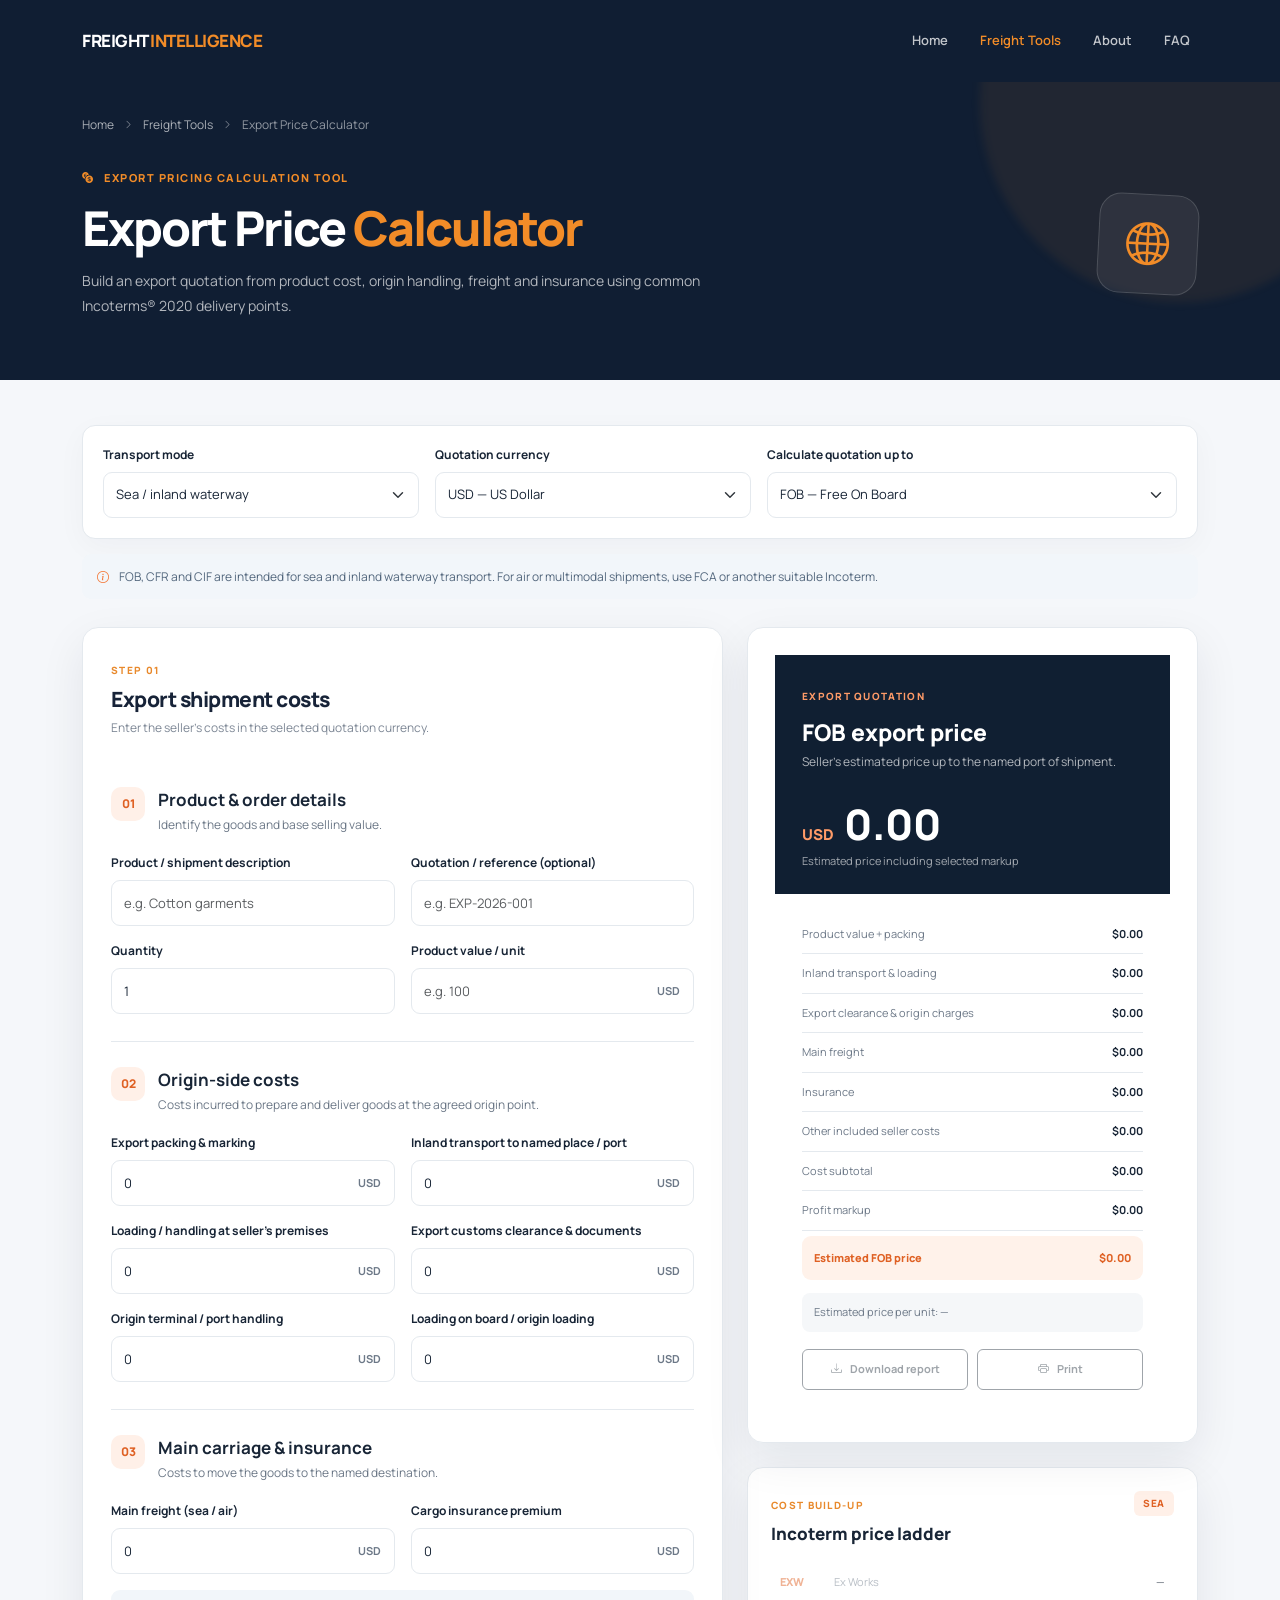
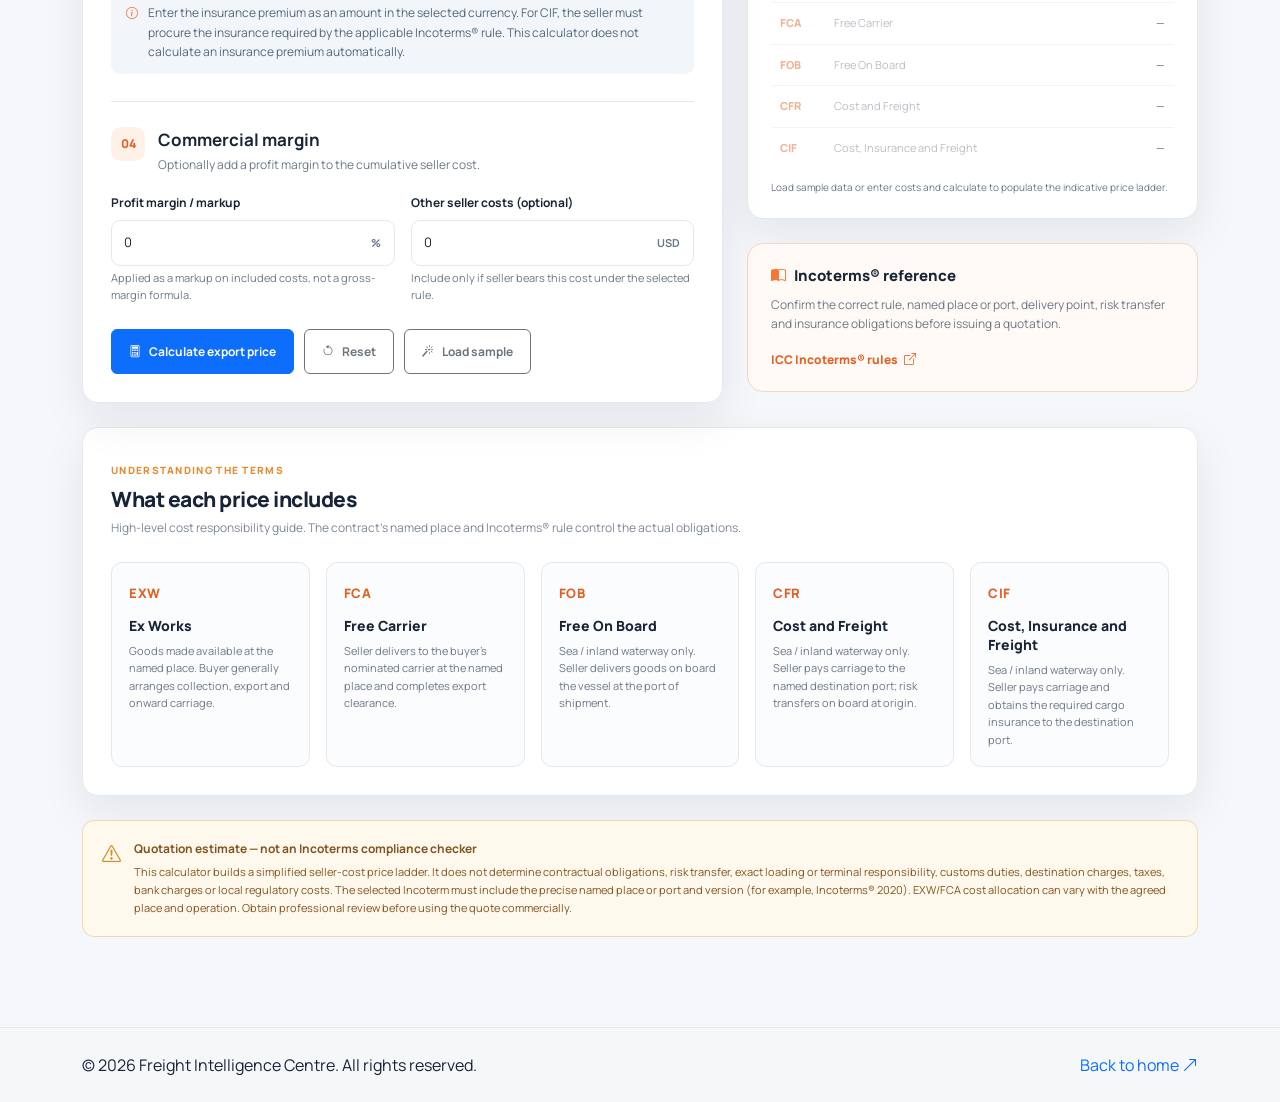
<file: tools/export-price.html>
<!DOCTYPE html>
<html lang="en">
<head>
    <meta charset="UTF-8">
    <meta name="viewport" content="width=device-width, initial-scale=1.0">
    <meta name="description" content="Build export quotations with EXW, FCA, FOB, CFR and CIF cost breakdowns.">
    <title>Export Price Calculator | Freight Intelligence Centre</title>

    <link rel="preconnect" href="https://fonts.googleapis.com">
    <link rel="preconnect" href="https://fonts.gstatic.com" crossorigin>
    <link href="https://fonts.googleapis.com/css2?family=DM+Sans:wght@400;500;600;700&family=Manrope:wght@400;500;600;700;800&display=swap" rel="stylesheet">
    <link href="https://cdn.jsdelivr.net/npm/bootstrap@5.3.3/dist/css/bootstrap.min.css" rel="stylesheet">
    <link href="https://cdn.jsdelivr.net/npm/bootstrap-icons@1.11.3/font/bootstrap-icons.min.css" rel="stylesheet">

    <link rel="stylesheet" href="../assets/css/variables.css">
    <link rel="stylesheet" href="../assets/css/style.css">
    <link rel="stylesheet" href="../assets/css/responsive.css">
    <link rel="stylesheet" href="../assets/css/calculator.css">
    <link rel="stylesheet" href="../assets/css/export-price.css">
</head>
<body class="calculator-page export-price-page">
    <nav class="navbar navbar-expand-lg navbar-dark fic-navbar">
        <div class="container">
            <a class="navbar-brand" href="../index.html">FREIGHT<span> INTELLIGENCE</span></a>
            <button class="navbar-toggler" type="button" data-bs-toggle="collapse" data-bs-target="#mainNavbar" aria-controls="mainNavbar" aria-expanded="false" aria-label="Toggle navigation">
                <span class="navbar-toggler-icon"></span>
            </button>
            <div class="collapse navbar-collapse" id="mainNavbar">
                <ul class="navbar-nav ms-auto align-items-lg-center gap-lg-3">
                    <li class="nav-item"><a class="nav-link" href="../index.html">Home</a></li>
                    <li class="nav-item"><a class="nav-link active" href="../index.html#tools">Freight Tools</a></li>
                    <li class="nav-item"><a class="nav-link" href="../index.html#about">About</a></li>
                    <li class="nav-item"><a class="nav-link" href="../index.html#faq">FAQ</a></li>
                </ul>
            </div>
        </div>
    </nav>

    <section class="calculator-hero">
        <div class="container">
            <div class="calculator-breadcrumb">
                <a href="../index.html">Home</a><i class="bi bi-chevron-right"></i>
                <a href="../index.html#tools">Freight Tools</a><i class="bi bi-chevron-right"></i>
                <span>Export Price Calculator</span>
            </div>
            <div class="calculator-heading">
                <div>
                    <div class="calculator-eyebrow"><i class="bi bi-currency-exchange"></i> EXPORT PRICING CALCULATION TOOL</div>
                    <h1>Export Price <span>Calculator</span></h1>
                    <p>Build an export quotation from product cost, origin handling, freight and insurance using common Incoterms® 2020 delivery points.</p>
                </div>
                <div class="calculator-heading-icon"><i class="bi bi-globe2"></i></div>
            </div>
        </div>
    </section>

    <main class="container calculator-main export-main">
        <div class="export-top-controls">
            <div class="export-mode-control">
                <label for="transportMode">Transport mode</label>
                <select id="transportMode" class="form-select export-control">
                    <option value="sea" selected>Sea / inland waterway</option>
                    <option value="air">Air / multimodal</option>
                </select>
            </div>
            <div class="export-mode-control">
                <label for="currency">Quotation currency</label>
                <select id="currency" class="form-select export-control">
                    <option value="USD" selected>USD — US Dollar</option>
                    <option value="INR">INR — Indian Rupee</option>
                    <option value="EUR">EUR — Euro</option>
                    <option value="GBP">GBP — Pound Sterling</option>
                    <option value="AED">AED — UAE Dirham</option>
                    <option value="SGD">SGD — Singapore Dollar</option>
                </select>
            </div>
            <div class="export-mode-control export-term-control">
                <label for="selectedTerm">Calculate quotation up to</label>
                <select id="selectedTerm" class="form-select export-control">
                    <option value="EXW">EXW — Ex Works</option>
                    <option value="FCA">FCA — Free Carrier</option>
                    <option value="FOB" selected>FOB — Free On Board</option>
                    <option value="CFR">CFR — Cost and Freight</option>
                    <option value="CIF">CIF — Cost, Insurance and Freight</option>
                </select>
            </div>
        </div>

        <div class="export-incoterm-note" id="termModeNote">
            <i class="bi bi-info-circle"></i>
            <span>FOB, CFR and CIF are intended for sea and inland waterway transport. For air or multimodal shipments, use FCA or another suitable Incoterm.</span>
        </div>

        <div class="row g-4 align-items-start mt-1">
            <div class="col-lg-7">
                <section class="calculator-panel export-input-panel">
                    <div class="panel-heading">
                        <div><span class="panel-step">STEP 01</span><h2>Export shipment costs</h2><p>Enter the seller's costs in the selected quotation currency.</p></div>
                    </div>

                    <div class="export-section">
                        <div class="export-section-heading"><span class="section-number">01</span><div><h3>Product & order details</h3><p>Identify the goods and base selling value.</p></div></div>
                        <div class="row g-3">
                            <div class="col-md-6">
                                <label for="productName" class="form-label">Product / shipment description</label>
                                <input id="productName" class="form-control export-control" type="text" maxlength="120" placeholder="e.g. Cotton garments">
                            </div>
                            <div class="col-md-6">
                                <label for="reference" class="form-label">Quotation / reference (optional)</label>
                                <input id="reference" class="form-control export-control" type="text" maxlength="60" placeholder="e.g. EXP-2026-001">
                            </div>
                            <div class="col-md-6">
                                <label for="quantity" class="form-label">Quantity</label>
                                <input id="quantity" class="form-control export-control" type="number" min="1" step="any" value="1">
                            </div>
                            <div class="col-md-6">
                                <label for="unitPrice" class="form-label">Product value / unit</label>
                                <div class="input-with-unit"><input id="unitPrice" class="form-control export-control" type="number" min="0" step="any" placeholder="e.g. 100"><span id="currencyUnit">USD</span></div>
                            </div>
                        </div>
                    </div>

                    <div class="export-divider"></div>

                    <div class="export-section">
                        <div class="export-section-heading"><span class="section-number">02</span><div><h3>Origin-side costs</h3><p>Costs incurred to prepare and deliver goods at the agreed origin point.</p></div></div>
                        <div class="row g-3">
                            <div class="col-md-6">
                                <label for="packingCost" class="form-label">Export packing & marking</label>
                                <div class="input-with-unit"><input id="packingCost" class="form-control export-control" type="number" min="0" step="any" value="0"><span class="currency-suffix">USD</span></div>
                            </div>
                            <div class="col-md-6">
                                <label for="inlandTransport" class="form-label">Inland transport to named place / port</label>
                                <div class="input-with-unit"><input id="inlandTransport" class="form-control export-control" type="number" min="0" step="any" value="0"><span class="currency-suffix">USD</span></div>
                            </div>
                            <div class="col-md-6">
                                <label for="loadingCost" class="form-label">Loading / handling at seller's premises</label>
                                <div class="input-with-unit"><input id="loadingCost" class="form-control export-control" type="number" min="0" step="any" value="0"><span class="currency-suffix">USD</span></div>
                            </div>
                            <div class="col-md-6">
                                <label for="exportClearance" class="form-label">Export customs clearance & documents</label>
                                <div class="input-with-unit"><input id="exportClearance" class="form-control export-control" type="number" min="0" step="any" value="0"><span class="currency-suffix">USD</span></div>
                            </div>
                            <div class="col-md-6">
                                <label for="originHandling" class="form-label">Origin terminal / port handling</label>
                                <div class="input-with-unit"><input id="originHandling" class="form-control export-control" type="number" min="0" step="any" value="0"><span class="currency-suffix">USD</span></div>
                            </div>
                            <div class="col-md-6">
                                <label for="onboardLoading" class="form-label">Loading on board / origin loading</label>
                                <div class="input-with-unit"><input id="onboardLoading" class="form-control export-control" type="number" min="0" step="any" value="0"><span class="currency-suffix">USD</span></div>
                            </div>
                        </div>
                    </div>

                    <div class="export-divider"></div>

                    <div class="export-section">
                        <div class="export-section-heading"><span class="section-number">03</span><div><h3>Main carriage & insurance</h3><p>Costs to move the goods to the named destination.</p></div></div>
                        <div class="row g-3">
                            <div class="col-md-6">
                                <label for="freightCost" class="form-label">Main freight (sea / air)</label>
                                <div class="input-with-unit"><input id="freightCost" class="form-control export-control" type="number" min="0" step="any" value="0"><span class="currency-suffix">USD</span></div>
                            </div>
                            <div class="col-md-6">
                                <label for="insuranceCost" class="form-label">Cargo insurance premium</label>
                                <div class="input-with-unit"><input id="insuranceCost" class="form-control export-control" type="number" min="0" step="any" value="0"><span class="currency-suffix">USD</span></div>
                            </div>
                            <div class="col-12">
                                <div class="export-info-note"><i class="bi bi-info-circle"></i><span>Enter the insurance premium as an amount in the selected currency. For CIF, the seller must procure the insurance required by the applicable Incoterms® rule. This calculator does not calculate an insurance premium automatically.</span></div>
                            </div>
                        </div>
                    </div>

                    <div class="export-divider"></div>

                    <div class="export-section">
                        <div class="export-section-heading"><span class="section-number">04</span><div><h3>Commercial margin</h3><p>Optionally add a profit margin to the cumulative seller cost.</p></div></div>
                        <div class="row g-3">
                            <div class="col-md-6">
                                <label for="profitMargin" class="form-label">Profit margin / markup</label>
                                <div class="input-with-unit"><input id="profitMargin" class="form-control export-control" type="number" min="0" max="500" step="any" value="0"><span>%</span></div>
                                <div class="form-text">Applied as a markup on included costs, not a gross-margin formula.</div>
                            </div>
                            <div class="col-md-6">
                                <label for="otherSellerCost" class="form-label">Other seller costs (optional)</label>
                                <div class="input-with-unit"><input id="otherSellerCost" class="form-control export-control" type="number" min="0" step="any" value="0"><span class="currency-suffix">USD</span></div>
                                <div class="form-text">Include only if seller bears this cost under the selected rule.</div>
                            </div>
                        </div>
                    </div>

                    <div id="exportError" class="alert alert-danger export-error" role="alert" aria-live="polite"></div>
                    <div class="export-actions">
                        <button type="button" class="btn btn-primary" id="calculateExportBtn"><i class="bi bi-calculator me-2"></i>Calculate export price</button>
                        <button type="button" class="btn btn-outline-secondary" id="resetExportBtn"><i class="bi bi-arrow-counterclockwise me-2"></i>Reset</button>
                        <button type="button" class="btn btn-outline-secondary" id="sampleExportBtn"><i class="bi bi-magic me-2"></i>Load sample</button>
                    </div>
                </section>
            </div>

            <div class="col-lg-5">
                <section class="calculator-panel export-result-panel" aria-live="polite">
                    <div class="export-result-top">
                        <span class="panel-step">EXPORT QUOTATION</span>
                        <h2 id="resultTermTitle">FOB export price</h2>
                        <p id="resultTermDescription">Seller's estimated price up to the named port of shipment.</p>
                        <div class="export-price-value"><small id="resultCurrency">USD</small><strong id="exportPrice">0.00</strong></div>
                        <div class="export-price-caption">Estimated price including selected markup</div>
                    </div>
                    <div class="export-result-body">
                        <div class="export-result-line"><span>Product value + packing</span><strong id="resultProductBase">USD 0.00</strong></div>
                        <div class="export-result-line"><span>Inland transport & loading</span><strong id="resultInland">USD 0.00</strong></div>
                        <div class="export-result-line"><span>Export clearance & origin charges</span><strong id="resultOrigin">USD 0.00</strong></div>
                        <div class="export-result-line"><span>Main freight</span><strong id="resultFreight">USD 0.00</strong></div>
                        <div class="export-result-line"><span>Insurance</span><strong id="resultInsurance">USD 0.00</strong></div>
                        <div class="export-result-line"><span>Other included seller costs</span><strong id="resultOther">USD 0.00</strong></div>
                        <div class="export-result-line"><span>Cost subtotal</span><strong id="resultSubtotal">USD 0.00</strong></div>
                        <div class="export-result-line"><span>Profit markup</span><strong id="resultMarkup">USD 0.00</strong></div>
                        <div class="export-result-line export-result-total"><span>Estimated <span id="resultTermShort">FOB</span> price</span><strong id="resultTotal">USD 0.00</strong></div>
                        <div class="export-unit-note" id="perUnitPrice">Estimated price per unit: —</div>
                        <div class="export-report-actions">
                            <button type="button" class="btn btn-outline-secondary" id="downloadExportBtn" disabled><i class="bi bi-download me-2"></i>Download report</button>
                            <button type="button" class="btn btn-outline-secondary" id="printExportBtn" disabled><i class="bi bi-printer me-2"></i>Print</button>
                        </div>
                    </div>
                </section>

                <section class="export-ladder-panel mt-4">
                    <div class="export-ladder-heading"><div><span class="panel-step">COST BUILD-UP</span><h3>Incoterm price ladder</h3></div><span class="ladder-badge" id="ladderModeLabel">SEA</span></div>
                    <div class="incoterm-ladder" id="incotermLadder">
                        <div class="ladder-row" data-term="EXW"><span class="ladder-code">EXW</span><span class="ladder-label">Ex Works</span><strong id="ladderEXW">—</strong></div>
                        <div class="ladder-row" data-term="FCA"><span class="ladder-code">FCA</span><span class="ladder-label">Free Carrier</span><strong id="ladderFCA">—</strong></div>
                        <div class="ladder-row" data-term="FOB"><span class="ladder-code">FOB</span><span class="ladder-label">Free On Board</span><strong id="ladderFOB">—</strong></div>
                        <div class="ladder-row" data-term="CFR"><span class="ladder-code">CFR</span><span class="ladder-label">Cost and Freight</span><strong id="ladderCFR">—</strong></div>
                        <div class="ladder-row" data-term="CIF"><span class="ladder-code">CIF</span><span class="ladder-label">Cost, Insurance and Freight</span><strong id="ladderCIF">—</strong></div>
                    </div>
                    <p class="ladder-footnote" id="ladderFootnote">Illustrative cost build-up only. Select a term to calculate the quote.</p>
                </section>

                <section class="export-reference-panel mt-4">
                    <h3><i class="bi bi-book-half me-2"></i>Incoterms® reference</h3>
                    <p>Confirm the correct rule, named place or port, delivery point, risk transfer and insurance obligations before issuing a quotation.</p>
                    <a href="https://iccwbo.org/business-solutions/incoterms-rules/" target="_blank" rel="noopener noreferrer">ICC Incoterms® rules <i class="bi bi-box-arrow-up-right ms-1"></i></a>
                </section>
            </div>
        </div>

        <section class="export-method-panel mt-4">
            <div class="panel-heading"><div><span class="panel-step">UNDERSTANDING THE TERMS</span><h2>What each price includes</h2><p>High-level cost responsibility guide. The contract's named place and Incoterms® rule control the actual obligations.</p></div></div>
            <div class="row g-3">
                <div class="col-md-6 col-xl"><article class="term-card"><span>EXW</span><h3>Ex Works</h3><p>Goods made available at the named place. Buyer generally arranges collection, export and onward carriage.</p></article></div>
                <div class="col-md-6 col-xl"><article class="term-card"><span>FCA</span><h3>Free Carrier</h3><p>Seller delivers to the buyer's nominated carrier at the named place and completes export clearance.</p></article></div>
                <div class="col-md-6 col-xl"><article class="term-card"><span>FOB</span><h3>Free On Board</h3><p>Sea / inland waterway only. Seller delivers goods on board the vessel at the port of shipment.</p></article></div>
                <div class="col-md-6 col-xl"><article class="term-card"><span>CFR</span><h3>Cost and Freight</h3><p>Sea / inland waterway only. Seller pays carriage to the named destination port; risk transfers on board at origin.</p></article></div>
                <div class="col-md-6 col-xl"><article class="term-card"><span>CIF</span><h3>Cost, Insurance and Freight</h3><p>Sea / inland waterway only. Seller pays carriage and obtains the required cargo insurance to the destination port.</p></article></div>
            </div>
        </section>

        <div class="export-disclaimer mt-4"><i class="bi bi-exclamation-triangle"></i><div><strong>Quotation estimate — not an Incoterms compliance checker</strong><p>This calculator builds a simplified seller-cost price ladder. It does not determine contractual obligations, risk transfer, exact loading or terminal responsibility, customs duties, destination charges, taxes, bank charges or local regulatory costs. The selected Incoterm must include the precise named place or port and version (for example, Incoterms® 2020). EXW/FCA cost allocation can vary with the agreed place and operation. Obtain professional review before using the quote commercially.</p></div></div>
    </main>

    <footer class="site-footer">
        <div class="container d-flex flex-wrap justify-content-between align-items-center gap-3">
            <span>© <span id="currentYear"></span> Freight Intelligence Centre. All rights reserved.</span>
            <a href="../index.html">Back to home <i class="bi bi-arrow-up-right"></i></a>
        </div>
    </footer>

    <script src="https://cdn.jsdelivr.net/npm/bootstrap@5.3.3/dist/js/bootstrap.bundle.min.js"></script>
    <script src="../assets/js/calculators/export-price.js"></script>
</body>
</html>
</file>
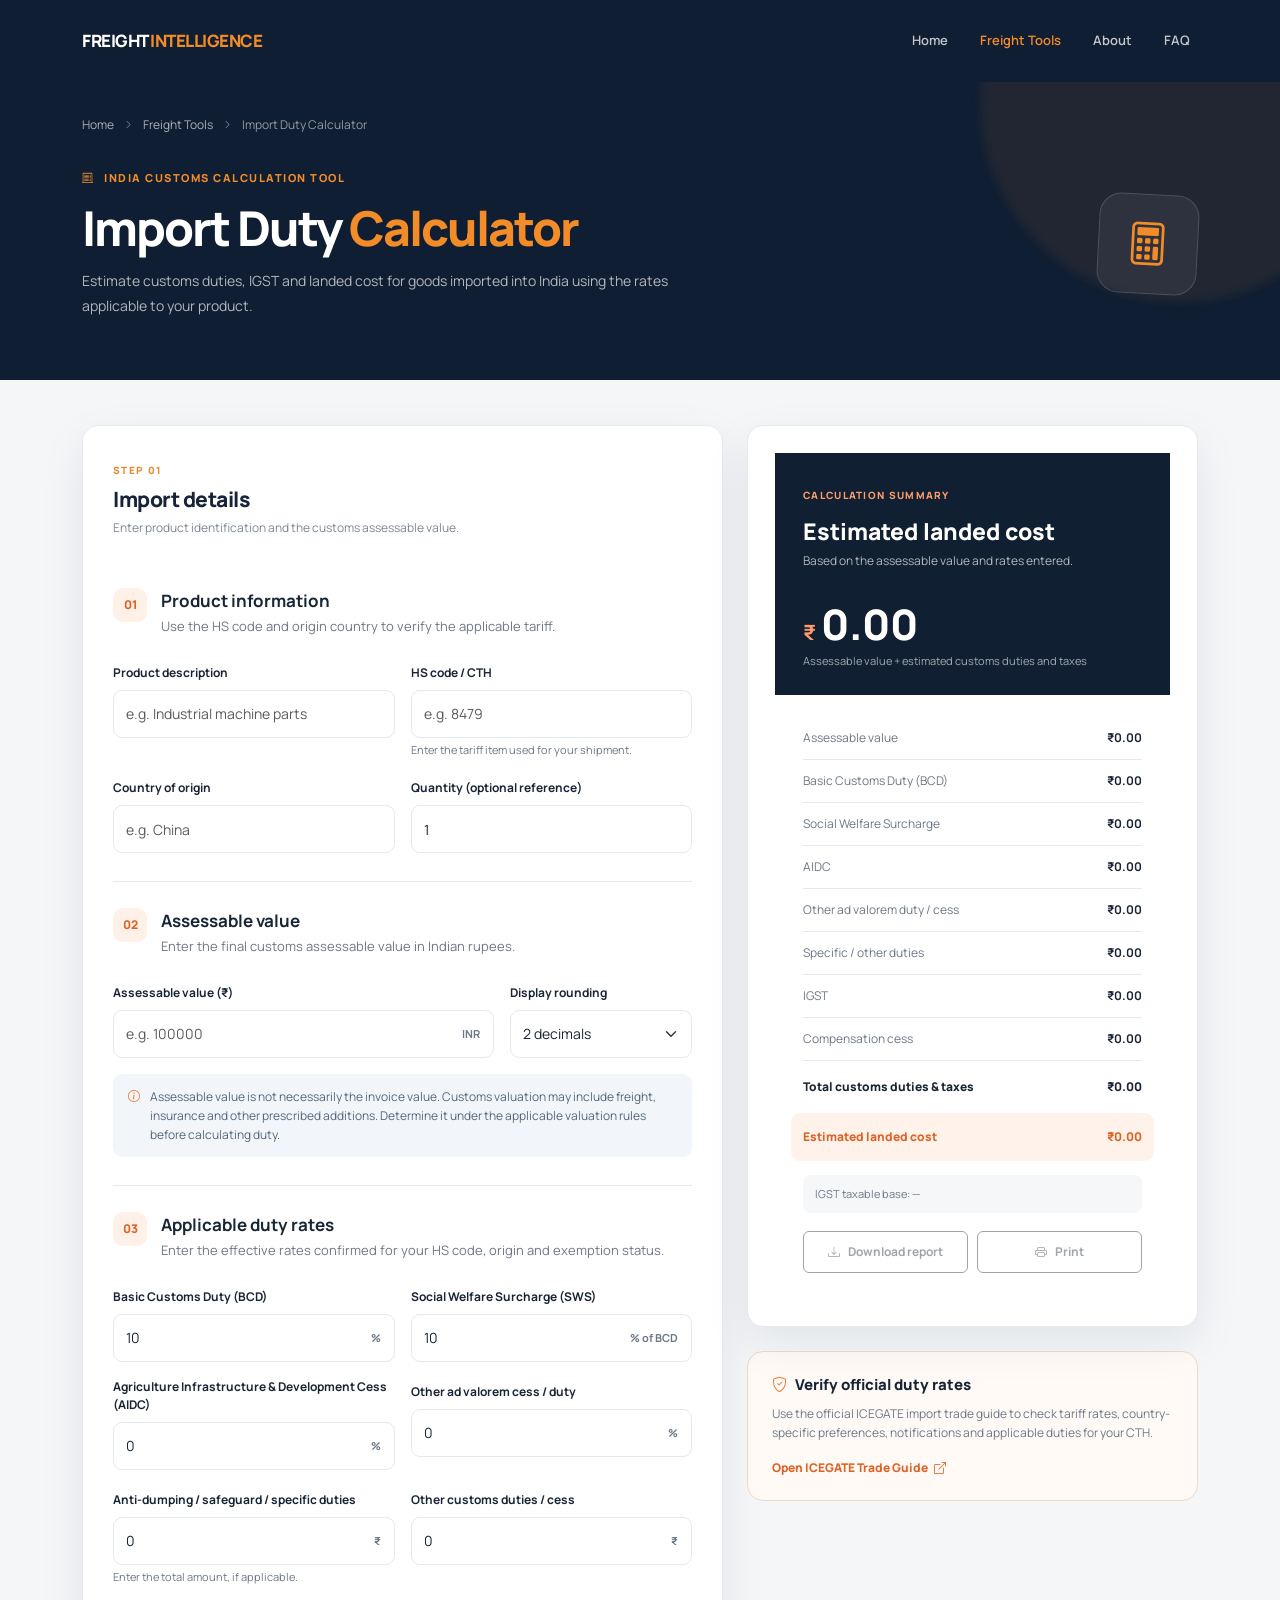
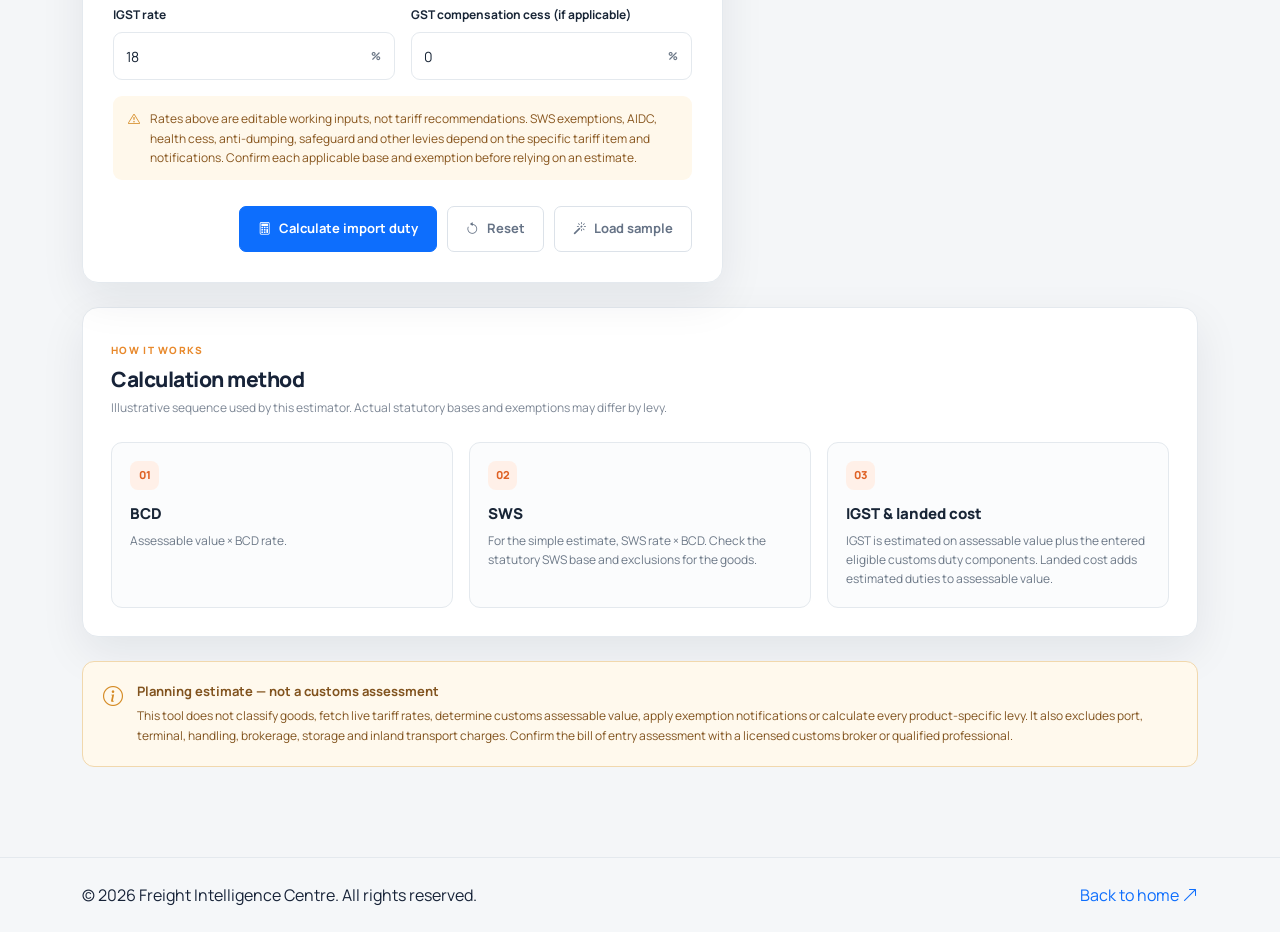
<file: tools/import-duty.html>
<!DOCTYPE html>
<html lang="en">
<head>
    <meta charset="UTF-8">
    <meta name="viewport" content="width=device-width, initial-scale=1.0">
    <meta name="description" content="Estimate Indian import customs duty, IGST and landed cost with an adjustable duty breakdown.">
    <title>Import Duty Calculator | Freight Intelligence Centre</title>

    <link rel="preconnect" href="https://fonts.googleapis.com">
    <link rel="preconnect" href="https://fonts.gstatic.com" crossorigin>
    <link href="https://fonts.googleapis.com/css2?family=Manrope:wght@400;500;600;700;800&display=swap" rel="stylesheet">
    <link href="https://cdn.jsdelivr.net/npm/bootstrap@5.3.3/dist/css/bootstrap.min.css" rel="stylesheet">
    <link href="https://cdn.jsdelivr.net/npm/bootstrap-icons@1.11.3/font/bootstrap-icons.min.css" rel="stylesheet">

    <link rel="stylesheet" href="../assets/css/variables.css">
    <link rel="stylesheet" href="../assets/css/style.css">
    <link rel="stylesheet" href="../assets/css/responsive.css">
    <link rel="stylesheet" href="../assets/css/calculator.css">
    <link rel="stylesheet" href="../assets/css/import-duty.css">
</head>
<body class="calculator-page import-duty-page">
    <nav class="navbar navbar-expand-lg navbar-dark fic-navbar">
        <div class="container">
            <a class="navbar-brand" href="../index.html">FREIGHT<span> INTELLIGENCE</span></a>
            <button class="navbar-toggler" type="button" data-bs-toggle="collapse" data-bs-target="#mainNavbar"
                aria-controls="mainNavbar" aria-expanded="false" aria-label="Toggle navigation">
                <span class="navbar-toggler-icon"></span>
            </button>
            <div class="collapse navbar-collapse" id="mainNavbar">
                <ul class="navbar-nav ms-auto align-items-lg-center gap-lg-3">
                    <li class="nav-item"><a class="nav-link" href="../index.html">Home</a></li>
                    <li class="nav-item"><a class="nav-link active" href="../index.html#tools">Freight Tools</a></li>
                    <li class="nav-item"><a class="nav-link" href="../index.html#about">About</a></li>
                    <li class="nav-item"><a class="nav-link" href="../index.html#faq">FAQ</a></li>
                </ul>
            </div>
        </div>
    </nav>

    <section class="calculator-hero">
        <div class="container">
            <div class="calculator-breadcrumb">
                <a href="../index.html">Home</a><i class="bi bi-chevron-right"></i>
                <a href="../index.html#tools">Freight Tools</a><i class="bi bi-chevron-right"></i>
                <span>Import Duty Calculator</span>
            </div>
            <div class="calculator-heading">
                <div>
                    <div class="calculator-eyebrow"><i class="bi bi-receipt-cutoff"></i> INDIA CUSTOMS CALCULATION TOOL</div>
                    <h1>Import Duty <span>Calculator</span></h1>
                    <p>Estimate customs duties, IGST and landed cost for goods imported into India using the rates applicable to your product.</p>
                </div>
                <div class="calculator-heading-icon"><i class="bi bi-calculator"></i></div>
            </div>
        </div>
    </section>

    <main class="container calculator-main import-duty-main">
        <div class="row g-4 align-items-start">
            <div class="col-lg-7">
                <section class="calculator-panel import-input-panel">
                    <div class="panel-heading">
                        <div><span class="panel-step">STEP 01</span><h2>Import details</h2>
                            <p>Enter product identification and the customs assessable value.</p></div>
                    </div>

                    <div class="import-section">
                        <div class="import-section-heading"><span class="section-number">01</span><div><h3>Product information</h3><p>Use the HS code and origin country to verify the applicable tariff.</p></div></div>
                        <div class="row g-3">
                            <div class="col-md-6">
                                <label for="productDescription" class="form-label">Product description</label>
                                <input id="productDescription" class="form-control import-control" type="text" maxlength="120" placeholder="e.g. Industrial machine parts">
                            </div>
                            <div class="col-md-6">
                                <label for="hsCode" class="form-label">HS code / CTH</label>
                                <input id="hsCode" class="form-control import-control" type="text" inputmode="numeric" maxlength="10" placeholder="e.g. 8479">
                                <div class="form-text">Enter the tariff item used for your shipment.</div>
                            </div>
                            <div class="col-md-6">
                                <label for="originCountry" class="form-label">Country of origin</label>
                                <input id="originCountry" class="form-control import-control" type="text" placeholder="e.g. China">
                            </div>
                            <div class="col-md-6">
                                <label for="quantity" class="form-label">Quantity (optional reference)</label>
                                <input id="quantity" class="form-control import-control" type="number" min="1" step="1" value="1">
                            </div>
                        </div>
                    </div>

                    <div class="import-divider"></div>

                    <div class="import-section">
                        <div class="import-section-heading"><span class="section-number">02</span><div><h3>Assessable value</h3><p>Enter the final customs assessable value in Indian rupees.</p></div></div>
                        <div class="row g-3">
                            <div class="col-md-8">
                                <label for="assessableValue" class="form-label">Assessable value (₹)</label>
                                <div class="input-with-unit"><input id="assessableValue" class="form-control import-control" type="number" min="0" step="any" placeholder="e.g. 100000"><span>INR</span></div>
                            </div>
                            <div class="col-md-4">
                                <label for="rounding" class="form-label">Display rounding</label>
                                <select id="rounding" class="form-select import-control">
                                    <option value="2" selected>2 decimals</option><option value="0">Whole rupees</option>
                                </select>
                            </div>
                        </div>
                        <div class="import-info-note mt-3"><i class="bi bi-info-circle"></i><span>Assessable value is not necessarily the invoice value. Customs valuation may include freight, insurance and other prescribed additions. Determine it under the applicable valuation rules before calculating duty.</span></div>
                    </div>

                    <div class="import-divider"></div>

                    <div class="import-section">
                        <div class="import-section-heading"><span class="section-number">03</span><div><h3>Applicable duty rates</h3><p>Enter the effective rates confirmed for your HS code, origin and exemption status.</p></div></div>
                        <div class="row g-3">
                            <div class="col-md-6">
                                <label for="bcdRate" class="form-label">Basic Customs Duty (BCD)</label>
                                <div class="input-with-unit"><input id="bcdRate" class="form-control import-control" type="number" min="0" max="100" step="any" value="10"><span>%</span></div>
                            </div>
                            <div class="col-md-6">
                                <label for="swsRate" class="form-label">Social Welfare Surcharge (SWS)</label>
                                <div class="input-with-unit"><input id="swsRate" class="form-control import-control" type="number" min="0" max="100" step="any" value="10"><span>% of BCD</span></div>
                            </div>
                            <div class="col-md-6">
                                <label for="aidcRate" class="form-label">Agriculture Infrastructure & Development Cess (AIDC)</label>
                                <div class="input-with-unit"><input id="aidcRate" class="form-control import-control" type="number" min="0" max="100" step="any" value="0"><span>%</span></div>
                            </div>
                            <div class="col-md-6">
                                <label for="healthCessRate" class="form-label">Other ad valorem cess / duty</label>
                                <div class="input-with-unit"><input id="healthCessRate" class="form-control import-control" type="number" min="0" max="100" step="any" value="0"><span>%</span></div>
                            </div>
                            <div class="col-md-6">
                                <label for="antiDumping" class="form-label">Anti-dumping / safeguard / specific duties</label>
                                <div class="input-with-unit"><input id="antiDumping" class="form-control import-control" type="number" min="0" step="any" value="0"><span>₹</span></div>
                                <div class="form-text">Enter the total amount, if applicable.</div>
                            </div>
                            <div class="col-md-6">
                                <label for="otherDuty" class="form-label">Other customs duties / cess</label>
                                <div class="input-with-unit"><input id="otherDuty" class="form-control import-control" type="number" min="0" step="any" value="0"><span>₹</span></div>
                            </div>
                            <div class="col-md-6">
                                <label for="igstRate" class="form-label">IGST rate</label>
                                <div class="input-with-unit"><input id="igstRate" class="form-control import-control" type="number" min="0" max="100" step="any" value="18"><span>%</span></div>
                            </div>
                            <div class="col-md-6">
                                <label for="compCessRate" class="form-label">GST compensation cess (if applicable)</label>
                                <div class="input-with-unit"><input id="compCessRate" class="form-control import-control" type="number" min="0" max="100" step="any" value="0"><span>%</span></div>
                            </div>
                        </div>
                        <div class="import-warning-note mt-3"><i class="bi bi-exclamation-triangle"></i><span>Rates above are editable working inputs, not tariff recommendations. SWS exemptions, AIDC, health cess, anti-dumping, safeguard and other levies depend on the specific tariff item and notifications. Confirm each applicable base and exemption before relying on an estimate.</span></div>
                    </div>

                    <div id="importError" class="alert alert-danger import-error" role="alert" aria-live="polite"></div>
                    <div class="calculator-actions">
                        <button type="button" class="btn btn-primary" id="calculateImportBtn"><i class="bi bi-calculator me-2"></i>Calculate import duty</button>
                        <button type="button" class="btn btn-outline-secondary" id="resetImportBtn"><i class="bi bi-arrow-counterclockwise me-2"></i>Reset</button>
                        <button type="button" class="btn btn-outline-secondary" id="sampleImportBtn"><i class="bi bi-magic me-2"></i>Load sample</button>
                    </div>
                </section>
            </div>

            <div class="col-lg-5">
                <section class="calculator-panel import-result-panel" aria-live="polite">
                    <div class="import-result-top">
                        <span class="panel-step">CALCULATION SUMMARY</span>
                        <h2>Estimated landed cost</h2>
                        <p>Based on the assessable value and rates entered.</p>
                        <div class="landed-cost-value"><small>₹</small><strong id="landedCost">0.00</strong></div>
                        <div class="landed-cost-caption">Assessable value + estimated customs duties and taxes</div>
                    </div>
                    <div class="import-result-body">
                        <div class="result-line"><span>Assessable value</span><strong id="resultAssessable">₹0.00</strong></div>
                        <div class="result-line"><span>Basic Customs Duty (BCD)</span><strong id="resultBcd">₹0.00</strong></div>
                        <div class="result-line"><span>Social Welfare Surcharge</span><strong id="resultSws">₹0.00</strong></div>
                        <div class="result-line"><span>AIDC</span><strong id="resultAidc">₹0.00</strong></div>
                        <div class="result-line"><span>Other ad valorem duty / cess</span><strong id="resultOtherCess">₹0.00</strong></div>
                        <div class="result-line"><span>Specific / other duties</span><strong id="resultSpecific">₹0.00</strong></div>
                        <div class="result-line"><span>IGST</span><strong id="resultIgst">₹0.00</strong></div>
                        <div class="result-line"><span>Compensation cess</span><strong id="resultCompCess">₹0.00</strong></div>
                        <div class="result-line result-line-total"><span>Total customs duties & taxes</span><strong id="totalDuty">₹0.00</strong></div>
                        <div class="result-line result-line-highlight"><span>Estimated landed cost</span><strong id="resultLanded">₹0.00</strong></div>
                        <div class="import-base-note" id="igstBaseNote">IGST taxable base: —</div>
                        <div class="import-result-actions">
                            <button type="button" class="btn btn-outline-secondary" id="downloadImportBtn" disabled><i class="bi bi-download me-2"></i>Download report</button>
                            <button type="button" class="btn btn-outline-secondary" id="printImportBtn" disabled><i class="bi bi-printer me-2"></i>Print</button>
                        </div>
                    </div>
                </section>

                <section class="import-reference-panel mt-4">
                    <h3><i class="bi bi-shield-check me-2"></i>Verify official duty rates</h3>
                    <p>Use the official ICEGATE import trade guide to check tariff rates, country-specific preferences, notifications and applicable duties for your CTH.</p>
                    <a href="https://www.icegate.gov.in/Webappl/Trade-Guide-on-Imports" target="_blank" rel="noopener noreferrer">Open ICEGATE Trade Guide <i class="bi bi-box-arrow-up-right ms-1"></i></a>
                </section>
            </div>
        </div>

        <section class="import-method-panel mt-4">
            <div class="panel-heading"><div><span class="panel-step">HOW IT WORKS</span><h2>Calculation method</h2><p>Illustrative sequence used by this estimator. Actual statutory bases and exemptions may differ by levy.</p></div></div>
            <div class="row g-3">
                <div class="col-md-4"><div class="method-card"><span>01</span><h3>BCD</h3><p>Assessable value × BCD rate.</p></div></div>
                <div class="col-md-4"><div class="method-card"><span>02</span><h3>SWS</h3><p>For the simple estimate, SWS rate × BCD. Check the statutory SWS base and exclusions for the goods.</p></div></div>
                <div class="col-md-4"><div class="method-card"><span>03</span><h3>IGST & landed cost</h3><p>IGST is estimated on assessable value plus the entered eligible customs duty components. Landed cost adds estimated duties to assessable value.</p></div></div>
            </div>
        </section>

        <div class="import-disclaimer mt-4"><i class="bi bi-info-circle"></i><div><strong>Planning estimate — not a customs assessment</strong><p>This tool does not classify goods, fetch live tariff rates, determine customs assessable value, apply exemption notifications or calculate every product-specific levy. It also excludes port, terminal, handling, brokerage, storage and inland transport charges. Confirm the bill of entry assessment with a licensed customs broker or qualified professional.</p></div></div>
    </main>

    <footer class="site-footer">
        <div class="container d-flex flex-wrap justify-content-between align-items-center gap-3">
            <span>© <span id="currentYear"></span> Freight Intelligence Centre. All rights reserved.</span>
            <a href="../index.html">Back to home <i class="bi bi-arrow-up-right"></i></a>
        </div>
    </footer>

    <script src="https://cdn.jsdelivr.net/npm/bootstrap@5.3.3/dist/js/bootstrap.bundle.min.js"></script>
    <script src="../assets/js/calculators/import-duty.js"></script>
</body>
</html>
</file>
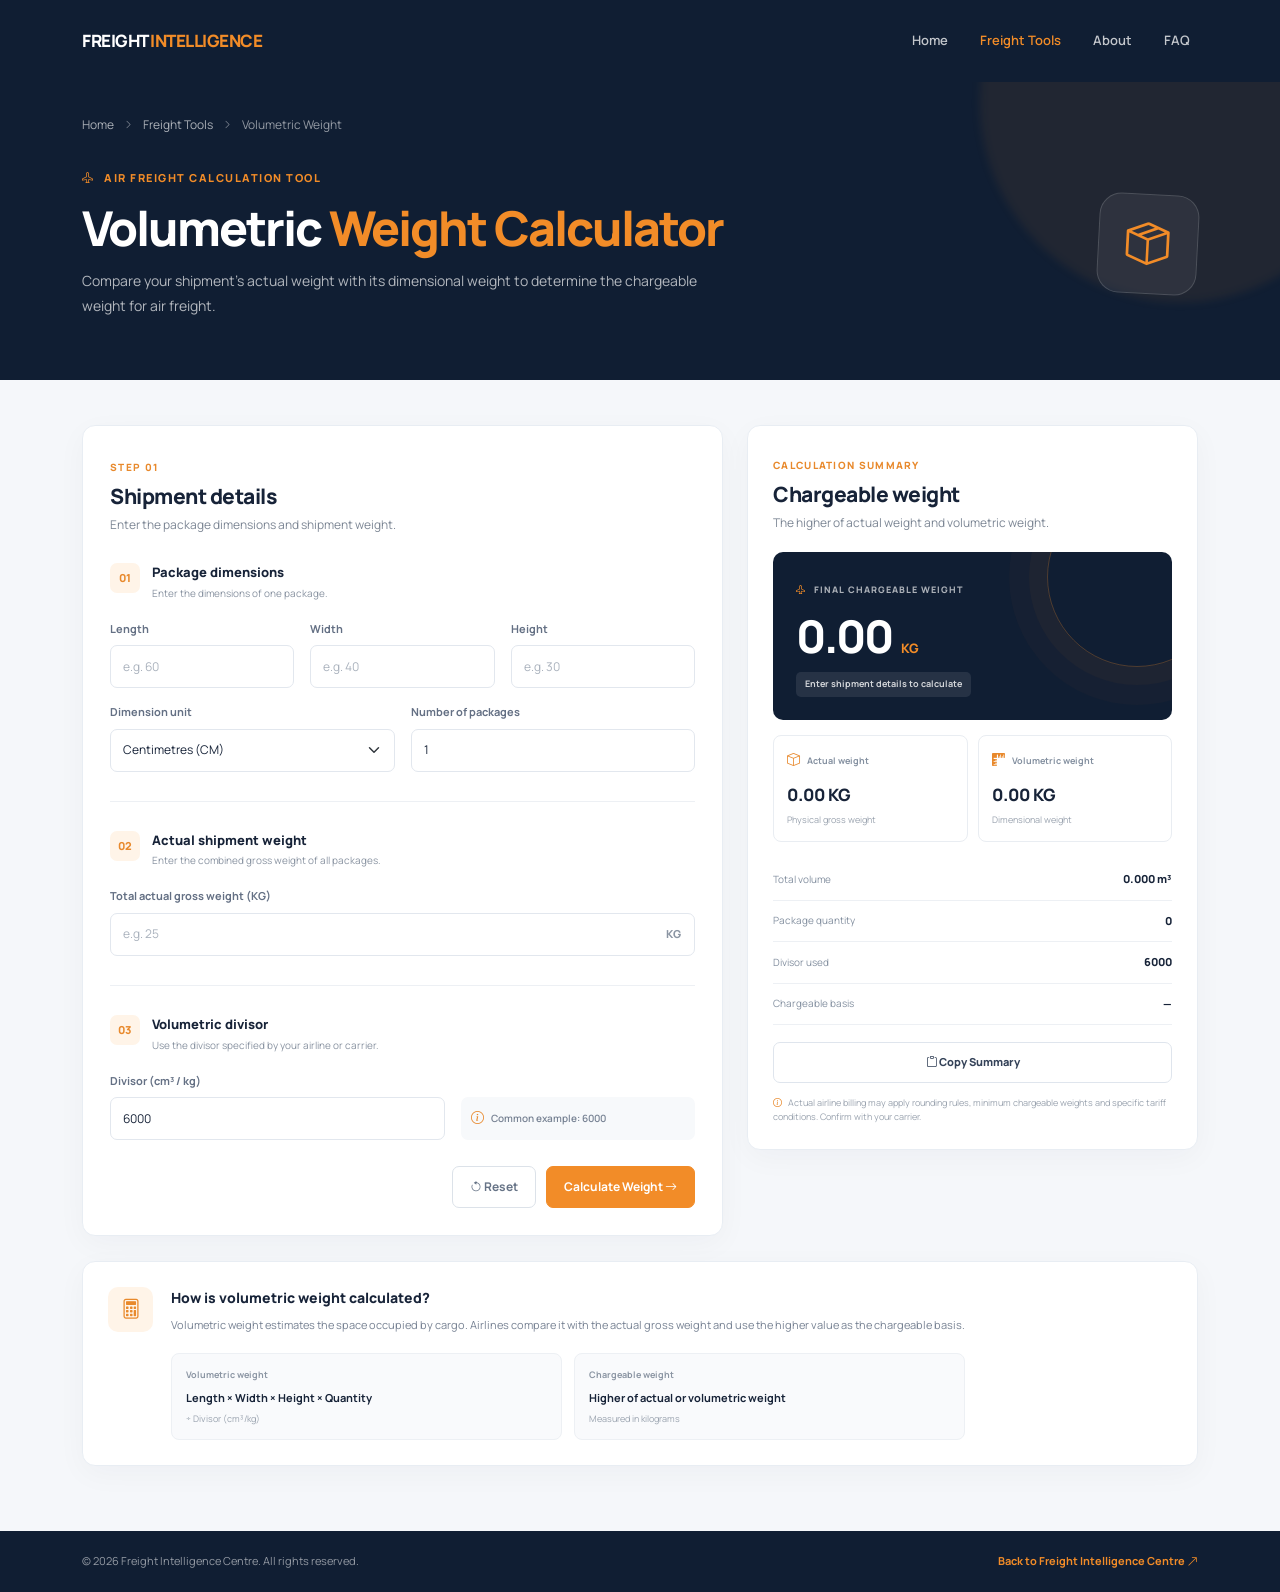
<file: tools/volumetric-weight.html>
<!DOCTYPE html>
<html lang="en">

<head>
    <meta charset="UTF-8">
    <meta name="viewport" content="width=device-width, initial-scale=1.0">
    <meta name="description" content="Calculate air freight volumetric weight and chargeable weight.">
    <title>Volumetric Weight Calculator | Freight Intelligence Centre</title>

    <link rel="preconnect" href="https://fonts.googleapis.com">
    <link rel="preconnect" href="https://fonts.gstatic.com" crossorigin>
    <link href="https://fonts.googleapis.com/css2?family=Manrope:wght@400;500;600;700;800&display=swap"
        rel="stylesheet">

    <link href="https://cdn.jsdelivr.net/npm/bootstrap@5.3.3/dist/css/bootstrap.min.css" rel="stylesheet">
    <link href="https://cdn.jsdelivr.net/npm/bootstrap-icons@1.11.3/font/bootstrap-icons.min.css" rel="stylesheet">

    <link rel="stylesheet" href="../assets/css/variables.css">
    <link rel="stylesheet" href="../assets/css/style.css">
    <link rel="stylesheet" href="../assets/css/responsive.css">
    <link rel="stylesheet" href="../assets/css/calculator.css">
    <link rel="stylesheet" href="../assets/css/volumetric.css">
</head>

<body class="calculator-page volumetric-page">

    <!-- Navigation -->
    <nav class="navbar navbar-expand-lg navbar-dark fic-navbar">
        <div class="container">
            <a class="navbar-brand" href="../index.html">
                FREIGHT<span> INTELLIGENCE</span>
            </a>

            <button class="navbar-toggler" type="button" data-bs-toggle="collapse" data-bs-target="#mainNavbar"
                aria-controls="mainNavbar" aria-expanded="false" aria-label="Toggle navigation">
                <span class="navbar-toggler-icon"></span>
            </button>

            <div class="collapse navbar-collapse" id="mainNavbar">
                <ul class="navbar-nav ms-auto align-items-lg-center gap-lg-3">
                    <li class="nav-item">
                        <a class="nav-link" href="../index.html">Home</a>
                    </li>
                    <li class="nav-item">
                        <a class="nav-link active" href="../index.html#tools">Freight Tools</a>
                    </li>
                    <li class="nav-item">
                        <a class="nav-link" href="../index.html#about">About</a>
                    </li>
                    <li class="nav-item">
                        <a class="nav-link" href="../index.html#faq">FAQ</a>
                    </li>
                </ul>
            </div>
        </div>
    </nav>

    <!-- Hero -->
    <section class="calculator-hero">
        <div class="container">
            <div class="calculator-breadcrumb">
                <a href="../index.html">Home</a>
                <i class="bi bi-chevron-right"></i>
                <a href="../index.html#tools">Freight Tools</a>
                <i class="bi bi-chevron-right"></i>
                <span>Volumetric Weight</span>
            </div>

            <div class="calculator-heading">
                <div>
                    <div class="calculator-eyebrow">
                        <i class="bi bi-airplane"></i>
                        AIR FREIGHT CALCULATION TOOL
                    </div>

                    <h1>Volumetric <span>Weight Calculator</span></h1>

                    <p>
                        Compare your shipment's actual weight with its dimensional
                        weight to determine the chargeable weight for air freight.
                    </p>
                </div>

                <div class="calculator-heading-icon">
                    <i class="bi bi-box-seam"></i>
                </div>
            </div>
        </div>
    </section>

    <!-- Main -->
    <main class="container calculator-main">
        <div class="row g-4">

            <!-- Inputs -->
            <div class="col-lg-7">
                <section class="calculator-panel volumetric-input-panel">

                    <div class="panel-heading">
                        <div>
                            <span class="panel-step">STEP 01</span>
                            <h2>Shipment details</h2>
                            <p>Enter the package dimensions and shipment weight.</p>
                        </div>
                    </div>

                    <div class="volumetric-section">
                        <div class="volumetric-section-heading">
                            <span class="section-number">01</span>
                            <div>
                                <h3>Package dimensions</h3>
                                <p>Enter the dimensions of one package.</p>
                            </div>
                        </div>

                        <div class="row g-3">
                            <div class="col-md-4">
                                <label for="length" class="form-label">Length</label>
                                <input type="number" id="length" class="form-control volumetric-control" min="0"
                                    step="any" placeholder="e.g. 60">
                            </div>

                            <div class="col-md-4">
                                <label for="width" class="form-label">Width</label>
                                <input type="number" id="width" class="form-control volumetric-control" min="0"
                                    step="any" placeholder="e.g. 40">
                            </div>

                            <div class="col-md-4">
                                <label for="height" class="form-label">Height</label>
                                <input type="number" id="height" class="form-control volumetric-control" min="0"
                                    step="any" placeholder="e.g. 30">
                            </div>

                            <div class="col-md-6">
                                <label for="dimensionUnit" class="form-label">Dimension unit</label>
                                <select id="dimensionUnit" class="form-select volumetric-control">
                                    <option value="cm" selected>Centimetres (CM)</option>
                                    <option value="mm">Millimetres (MM)</option>
                                    <option value="m">Metres (M)</option>
                                    <option value="inch">Inches (IN)</option>
                                </select>
                            </div>

                            <div class="col-md-6">
                                <label for="quantity" class="form-label">Number of packages</label>
                                <input type="number" id="quantity" class="form-control volumetric-control" min="1"
                                    step="1" value="1">
                            </div>
                        </div>
                    </div>

                    <div class="volumetric-divider"></div>

                    <div class="volumetric-section">
                        <div class="volumetric-section-heading">
                            <span class="section-number">02</span>
                            <div>
                                <h3>Actual shipment weight</h3>
                                <p>Enter the combined gross weight of all packages.</p>
                            </div>
                        </div>

                        <div>
                            <label for="actualWeight" class="form-label">
                                Total actual gross weight (KG)
                            </label>
                            <div class="input-with-unit">
                                <input type="number" id="actualWeight" class="form-control volumetric-control" min="0"
                                    step="any" placeholder="e.g. 25">
                                <span>KG</span>
                            </div>
                        </div>
                    </div>

                    <div class="volumetric-divider"></div>

                    <div class="volumetric-section">
                        <div class="volumetric-section-heading">
                            <span class="section-number">03</span>
                            <div>
                                <h3>Volumetric divisor</h3>
                                <p>Use the divisor specified by your airline or carrier.</p>
                            </div>
                        </div>

                        <div class="row g-3 align-items-end">
                            <div class="col-md-7">
                                <label for="divisor" class="form-label">
                                    Divisor (cm³ / kg)
                                </label>
                                <input type="number" id="divisor" class="form-control volumetric-control" min="1"
                                    step="any" value="6000">
                            </div>

                            <div class="col-md-5">
                                <div class="divisor-note">
                                    <i class="bi bi-info-circle"></i>
                                    Common example: 6000
                                </div>
                            </div>
                        </div>
                    </div>

                    <div class="calculator-actions">
                        <button type="button" class="btn btn-outline-secondary" id="resetVolumetricBtn">
                            <i class="bi bi-arrow-counterclockwise"></i>
                            Reset
                        </button>

                        <button type="button" class="btn btn-calculate" id="calculateVolumetricBtn">
                            Calculate Weight
                            <i class="bi bi-arrow-right"></i>
                        </button>
                    </div>

                    <div class="calculation-error" id="volumetricError" role="alert"></div>
                </section>
            </div>

            <!-- Results -->
            <div class="col-lg-5">
                <aside class="results-panel volumetric-results-panel">

                    <div class="results-heading">
                        <span class="panel-step">CALCULATION SUMMARY</span>
                        <h2>Chargeable weight</h2>
                        <p>The higher of actual weight and volumetric weight.</p>
                    </div>

                    <div class="chargeable-result">
                        <span class="chargeable-label">
                            <i class="bi bi-airplane"></i>
                            FINAL CHARGEABLE WEIGHT
                        </span>

                        <div class="chargeable-value">
                            <strong id="chargeableWeight">0.00</strong>
                            <span>KG</span>
                        </div>

                        <div class="chargeable-status" id="chargeableStatus">
                            Enter shipment details to calculate
                        </div>
                    </div>

                    <div class="weight-comparison">
                        <div class="weight-card">
                            <div class="weight-card-heading">
                                <i class="bi bi-box"></i>
                                <span>Actual weight</span>
                            </div>
                            <strong><span id="resultActualWeight">0.00</span> KG</strong>
                            <small>Physical gross weight</small>
                        </div>

                        <div class="weight-card">
                            <div class="weight-card-heading">
                                <i class="bi bi-rulers"></i>
                                <span>Volumetric weight</span>
                            </div>
                            <strong><span id="resultVolumetricWeight">0.00</span> KG</strong>
                            <small>Dimensional weight</small>
                        </div>
                    </div>

                    <div class="result-detail-list">
                        <div>
                            <span>Total volume</span>
                            <strong id="resultVolume">0.000 m³</strong>
                        </div>

                        <div>
                            <span>Package quantity</span>
                            <strong id="resultQuantity">0</strong>
                        </div>

                        <div>
                            <span>Divisor used</span>
                            <strong id="resultDivisor">6000</strong>
                        </div>

                        <div>
                            <span>Chargeable basis</span>
                            <strong id="resultBasis">—</strong>
                        </div>
                    </div>

                    <button type="button" class="btn btn-copy-result" id="copyVolumetricBtn">
                        <i class="bi bi-clipboard"></i>
                        Copy Summary
                    </button>

                    <p class="result-disclaimer">
                        <i class="bi bi-info-circle"></i>
                        Actual airline billing may apply rounding rules,
                        minimum chargeable weights and specific tariff conditions.
                        Confirm with your carrier.
                    </p>
                </aside>
            </div>

        </div>

        <!-- Formula explanation -->
        <section class="volumetric-formula-panel">
            <div class="formula-panel-icon">
                <i class="bi bi-calculator"></i>
            </div>

            <div class="formula-panel-content">
                <h3>How is volumetric weight calculated?</h3>

                <p>
                    Volumetric weight estimates the space occupied by cargo.
                    Airlines compare it with the actual gross weight and use
                    the higher value as the chargeable basis.
                </p>

                <div class="formula-grid">
                    <div>
                        <span>Volumetric weight</span>
                        <strong>Length × Width × Height × Quantity</strong>
                        <small>÷ Divisor (cm³/kg)</small>
                    </div>

                    <div>
                        <span>Chargeable weight</span>
                        <strong>Higher of actual or volumetric weight</strong>
                        <small>Measured in kilograms</small>
                    </div>
                </div>
            </div>
        </section>
    </main>

    <!-- Footer -->
    <footer class="calculator-footer">
        <div class="container">
            <div class="d-flex flex-column flex-md-row justify-content-between gap-2">
                <p class="mb-0">
                    © <span id="currentYear"></span> Freight Intelligence Centre.
                    All rights reserved.
                </p>

                <a href="../index.html">
                    Back to Freight Intelligence Centre
                    <i class="bi bi-arrow-up-right"></i>
                </a>
            </div>
        </div>
    </footer>

    <script src="https://cdn.jsdelivr.net/npm/bootstrap@5.3.3/dist/js/bootstrap.bundle.min.js"></script>
    <script src="../assets/js/main.js"></script>
    <script src="../assets/js/calculators/volumetric.js"></script>

</body>

</html>
</file>
<file: assets/css/variables.css>
:root {

  /* Brand Colors */
  --fic-navy: #101f32;
  --fic-navy-deep: #0a1727;
  --fic-navy-soft: #1a3049;

  --fic-orange: #f47735;
  --fic-orange-dark: #df6124;

  /* Text */
  --fic-ink: #182536;
  --fic-muted: #6c7887;

  /* Background */
  --fic-surface: #f4f6f8;
  --fic-white: #ffffff;

  /* Borders */
  --fic-border: #e4e9ee;

  /* Typography */
  --fic-font-body: "DM Sans", sans-serif;
  --fic-font-heading: "Manrope", sans-serif;

  /* Radius */
  --fic-radius: 16px;
  --fic-radius-sm: 10px;

  /* Shadows */
  --fic-shadow: 0 16px 45px rgba(16, 31, 50, .08);

  /* Animation */
  --fic-motion-fast: 180ms;
  --fic-motion-base: 320ms;
  --fic-motion-slow: 700ms;

  --fic-ease: cubic-bezier(.2, .75, .25, 1);

}
</file>
<file: assets/css/style.css>
* {
    box-sizing: border-box;
}

html {
    scroll-behavior: smooth;
}

body {
    margin: 0;
    color: var(--fic-ink);
    background: #fff;
    font-family: var(--fic-font-body);
    -webkit-font-smoothing: antialiased;
}

h1,
h2,
h3,
h4,
.brand {
    font-family: var(--fic-font-heading);
}

a {
    text-decoration: none;
}

/* NAVBAR */

.site-header {
    position: relative;
    z-index: 10;
    background: #fff;
    border-bottom: 1px solid var(--fic-border);
}

.navbar {
    min-height: 82px;
}

.brand {
    display: inline-flex;
    align-items: center;
    gap: 10px;
    color: var(--fic-navy);
    font-size: 14px;
    font-weight: 800;
    letter-spacing: .055em;
}

.brand-light {
    font-weight: 500;
    color: #758190;
}

.brand-mark {
    display: grid;
    place-items: center;
    width: 36px;
    height: 36px;
    border-radius: 10px;
    color: #fff;
    background: var(--fic-orange);
    font-size: 19px;
}

.nav-link {
    color: #586576;
    font-size: 14px;
    font-weight: 600;
    transition: color .2s ease;
}

.nav-link:hover,
.nav-link.active {
    color: var(--fic-orange-dark);
}

.btn-nav {
    padding: 11px 18px;
    color: #fff;
    background: var(--fic-navy);
    border-radius: 8px;
    font-size: 13px;
    font-weight: 700;
    transition: .25s ease;
}

.btn-nav:hover {
    color: #fff;
    background: var(--fic-orange);
    transform: translateY(-2px);
}

/* HERO */

.hero-section {
    position: relative;
    overflow: hidden;
    color: #fff;
    background: var(--fic-navy-deep);
}

.hero-grid {
    position: absolute;
    inset: 0;
    opacity: .13;
    background-image:
        linear-gradient(rgba(255, 255, 255, .13) 1px, transparent 1px),
        linear-gradient(90deg, rgba(255, 255, 255, .13) 1px, transparent 1px);
    background-size: 54px 54px;
}

.hero-content {
    position: relative;
    z-index: 1;
    padding-top: 76px;
    padding-bottom: 76px;
}

.eyebrow,
.section-kicker {
    display: flex;
    align-items: center;
    gap: 9px;
    margin-bottom: 22px;
    color: var(--fic-orange);
    font-size: 10px;
    font-weight: 800;
    letter-spacing: .19em;
}

.eyebrow-dot,
.live-dot {
    width: 7px;
    height: 7px;
    border-radius: 50%;
    background: var(--fic-orange);
}

.hero-section h1 {
    margin: 0;
    font-size: clamp(42px, 5.4vw, 70px);
    line-height: 1.08;
    font-weight: 800;
    letter-spacing: -.055em;
}

.hero-section h1 span {
    color: var(--fic-orange);
}

.hero-copy {
    max-width: 550px;
    margin-top: 24px;
    color: #b9c4d0;
    font-size: 16px;
    line-height: 1.8;
}

.btn-primary-custom,
.btn-outline-light-custom {
    padding: 14px 20px;
    border-radius: 8px;
    font-size: 13px;
    font-weight: 700;
    transition: .25s ease;
}

.btn-primary-custom {
    color: #fff;
    background: var(--fic-orange);
    border: 1px solid var(--fic-orange);
}

.btn-primary-custom:hover {
    color: #fff;
    background: var(--fic-orange-dark);
    transform: translateY(-3px);
    box-shadow: 0 9px 22px rgba(244, 119, 53, .22);
}

.btn-outline-light-custom {
    color: #e8edf2;
    border: 1px solid #526174;
}

.btn-outline-light-custom:hover {
    color: #fff;
    border-color: #fff;
    transform: translateY(-3px);
}

.hero-trust {
    display: flex;
    flex-wrap: wrap;
    gap: 22px;
    margin-top: 42px;
    padding-top: 23px;
    border-top: 1px solid rgba(255, 255, 255, .13);
}

.hero-trust div {
    display: flex;
    align-items: center;
    gap: 8px;
    color: #c3cdd7;
    font-size: 11px;
}

.hero-trust i {
    color: var(--fic-orange);
    font-size: 15px;
}

/* HERO CONTAINER VISUAL */

.hero-visual {
    position: relative;
    min-height: 370px;
    display: flex;
    align-items: center;
    justify-content: center;
}

.visual-glow {
    position: absolute;
    width: 310px;
    height: 250px;
    border-radius: 50%;
    background: rgba(244, 119, 53, .15);
    filter: blur(65px);
    animation: fic-glow-drift 7s ease-in-out infinite;
}

.visual-label {
    position: absolute;
    top: 10px;
    right: 8px;
    display: flex;
    align-items: center;
    gap: 9px;
    color: #9eacba;
    font-size: 9px;
    letter-spacing: .14em;
}

.live-dot {
    background: #64c99a;
    box-shadow: 0 0 0 4px rgba(100, 201, 154, .12);
    animation: fic-pulse-dot 2.2s infinite;
}

.container-illustration {
    position: relative;
    z-index: 1;
    width: min(100%, 390px);
    transform: perspective(900px) rotateY(-17deg) rotateX(5deg);
    animation: fic-fade-up .9s .16s var(--fic-ease) both;
}

.container-top {
    height: 28px;
    margin-left: 20px;
    background: linear-gradient(110deg, #f28a4d, #c85c2b);
    clip-path: polygon(7% 0, 100% 0, 93% 100%, 0 100%);
}

.container-body {
    position: relative;
    height: 190px;
    overflow: hidden;
    background: linear-gradient(100deg, #d66a36, #f18b4d 48%, #bd552a);
    clip-path: polygon(7% 0, 100% 0, 93% 100%, 0 100%);
    box-shadow: inset 0 0 35px rgba(52, 25, 12, .3);
}

.container-ridges {
    position: absolute;
    inset: 0;
    opacity: .45;
    background: repeating-linear-gradient(90deg,
            transparent 0 12px,
            rgba(92, 38, 16, .35) 13px 15px,
            rgba(255, 190, 137, .23) 16px 18px);
}

.container-door-line {
    position: absolute;
    top: 0;
    bottom: 0;
    left: 49%;
    width: 2px;
    background: rgba(87, 39, 20, .45);
}

.container-lock {
    position: absolute;
    top: 20px;
    bottom: 20px;
    width: 5px;
    border-radius: 3px;
    background: #6e777b;
}

.lock-one {
    left: 12%;
}

.lock-two {
    right: 12%;
}

.container-logo {
    position: absolute;
    top: 48%;
    left: 50%;
    transform: translate(-50%, -50%);
    color: rgba(255, 255, 255, .86);
    font-family: var(--fic-font-heading);
    font-size: 34px;
    font-weight: 800;
    letter-spacing: .12em;
}

.container-logo small {
    display: block;
    text-align: center;
    font-family: var(--fic-font-body);
    font-size: 7px;
    letter-spacing: .28em;
}

.container-shadow {
    width: 88%;
    height: 20px;
    margin: 0 auto;
    border-radius: 50%;
    background: rgba(0, 0, 0, .45);
    filter: blur(13px);
}

.floating-stat {
    position: absolute;
    z-index: 2;
    display: flex;
    align-items: center;
    gap: 11px;
    padding: 12px 15px;
    color: var(--fic-ink);
    background: #fff;
    border-radius: 11px;
    box-shadow: 0 15px 35px rgba(0, 0, 0, .2);
    animation: fic-float 5s ease-in-out infinite;
}

.floating-stat i {
    display: grid;
    place-items: center;
    width: 34px;
    height: 34px;
    color: var(--fic-orange);
    background: #fff0e8;
    border-radius: 8px;
    font-size: 17px;
}

.floating-stat strong,
.floating-stat small {
    display: block;
}

.floating-stat strong {
    font-size: 11px;
}

.floating-stat small {
    margin-top: 2px;
    color: #7a8794;
    font-size: 9px;
}

.stat-one {
    top: 92px;
    left: -2px;
}

.stat-two {
    right: -5px;
    bottom: 58px;
    animation-delay: -2.2s;
}

.visual-index {
    position: absolute;
    right: 10px;
    bottom: 2px;
    color: #fff;
    font-size: 12px;
    font-weight: 700;
}

.visual-index span {
    color: var(--fic-orange);
}

.hero-bottom-line {
    height: 4px;
    background: linear-gradient(90deg,
            var(--fic-orange) 0 18%,
            #273b51 18% 100%);
}

/* GENERAL SECTIONS */

.section-pad {
    padding: 94px 0;
}

.section-heading {
    margin-bottom: 34px;
}

.section-heading h2,
.faq-section h2,
.value-section h2 {
    margin: 0;
    color: var(--fic-navy);
    font-size: clamp(30px, 3.5vw, 43px);
    font-weight: 800;
    letter-spacing: -.045em;
}

.section-heading h2 span,
.faq-section h2 span {
    color: var(--fic-orange);
}

.section-heading p {
    margin: 12px 0 0;
    color: var(--fic-muted);
    font-size: 14px;
}

/* SEARCH */

.tool-search {
    position: relative;
    width: min(100%, 270px);
}

.tool-search i {
    position: absolute;
    top: 50%;
    left: 14px;
    z-index: 1;
    transform: translateY(-50%);
    color: #8793a0;
}

.tool-search .form-control {
    height: 46px;
    padding-left: 40px;
    border: 1px solid var(--fic-border);
    border-radius: 8px;
    font-size: 12px;
    box-shadow: none;
}

.tool-search .form-control:focus {
    border-color: var(--fic-orange);
}

/* FILTER BUTTONS */

.filter-row {
    display: flex;
    flex-wrap: wrap;
    gap: 8px;
    margin-bottom: 26px;
}

.filter-btn {
    padding: 9px 14px;
    color: #657180;
    background: #fff;
    border: 1px solid var(--fic-border);
    border-radius: 7px;
    font-size: 11px;
    font-weight: 700;
    transition: .2s ease;
}

.filter-btn:hover,
.filter-btn.active {
    color: #fff;
    background: var(--fic-navy);
    border-color: var(--fic-navy);
    transform: translateY(-1px);
}

.filter-btn span {
    margin-left: 5px;
    color: #f5a47b;
}

/* TOOL CARDS */

.tool-card {
    position: relative;
    height: 100%;
    min-height: 275px;
    display: flex;
    flex-direction: column;
    overflow: hidden;
    padding: 25px;
    background: #fff;
    border: 1px solid var(--fic-border);
    border-radius: var(--fic-radius);
    transition: transform .3s ease, box-shadow .3s ease;
}

.tool-card:hover {
    transform: translateY(-6px);
    border-color: #f4c4aa;
    box-shadow: var(--fic-shadow);
}

.tool-card::after {
    position: absolute;
    top: 0;
    left: 0;
    width: 38%;
    height: 100%;
    content: "";
    pointer-events: none;
    background: linear-gradient(100deg,
            transparent,
            rgba(255, 255, 255, .55),
            transparent);
    transform: translateX(-150%) skewX(-18deg);
}

.tool-card:hover::after {
    animation: fic-sheen .8s ease;
}

.featured-tool {
    background: linear-gradient(145deg, #fff 50%, #fff7f2);
    border-color: #f2d0bd;
}

.tool-card-top {
    display: flex;
    justify-content: space-between;
    align-items: center;
}

.tool-icon {
    display: grid;
    place-items: center;
    width: 47px;
    height: 47px;
    color: var(--fic-orange-dark);
    background: #fff0e8;
    border-radius: 12px;
    font-size: 21px;
    transition: transform .3s ease;
}

.tool-card:hover .tool-icon {
    transform: translateY(-3px) rotate(-4deg);
}

.tool-number {
    color: #9ba5af;
    font-size: 10px;
    font-weight: 700;
}

.tool-card-body {
    flex: 1;
    padding-top: 25px;
}

.tool-category {
    color: var(--fic-orange-dark);
    font-size: 9px;
    font-weight: 800;
    letter-spacing: .14em;
}

.tool-card h3 {
    margin: 9px 0;
    color: var(--fic-navy);
    font-size: 19px;
    font-weight: 800;
}

.tool-card p {
    max-width: 330px;
    margin: 0;
    color: var(--fic-muted);
    font-size: 12px;
    line-height: 1.75;
}

.tool-link {
    display: flex;
    justify-content: space-between;
    align-items: center;
    margin-top: 22px;
    padding-top: 15px;
    color: var(--fic-navy);
    border-top: 1px solid var(--fic-border);
    font-size: 11px;
    font-weight: 800;
}

.tool-link i {
    color: var(--fic-orange);
    transition: transform .2s ease;
}

.tool-link:hover {
    color: var(--fic-orange-dark);
}

.tool-link:hover i {
    transform: translate(3px, -3px);
}

.coming-tag {
    display: inline-flex;
    align-items: center;
    gap: 5px;
    margin-top: 13px;
    padding: 5px 8px;
    color: #9c512b;
    background: #ffeadf;
    border-radius: 5px;
    font-size: 9px;
    font-weight: 700;
}

.empty-state {
    padding: 35px;
    color: var(--fic-muted);
    text-align: center;
    border: 1px dashed #cfd7df;
    border-radius: 12px;
}

/* ABOUT */

.value-section {
    color: #fff;
    background: var(--fic-navy);
}

.light-kicker {
    color: #ff9a65;
}

.value-section h2 {
    color: #fff;
}

.value-section h2 span {
    color: var(--fic-orange);
}

.value-copy {
    max-width: 420px;
    margin-top: 20px;
    color: #b5c1ce;
    font-size: 14px;
    line-height: 1.9;
}

.value-card {
    height: 100%;
    min-height: 160px;
    padding: 22px;
    background: rgba(255, 255, 255, .055);
    border: 1px solid rgba(255, 255, 255, .1);
    border-radius: 12px;
    transition: .3s ease;
}

.value-card:hover {
    transform: translateY(-5px);
    background: rgba(255, 255, 255, .085);
    border-color: rgba(244, 119, 53, .45);
}

.value-card i {
    color: var(--fic-orange);
    font-size: 22px;
}

.value-card h3 {
    margin: 17px 0 7px;
    color: #fff;
    font-size: 15px;
    font-weight: 800;
}

.value-card p {
    margin: 0;
    color: #aebbc8;
    font-size: 11px;
    line-height: 1.7;
}

/* FAQ */

.faq-section h2 {
    margin-bottom: 10px;
}

.faq-accordion {
    max-width: 850px;
}

.faq-accordion .accordion-item {
    border: 0;
    border-bottom: 1px solid var(--fic-border);
}

.faq-accordion .accordion-button {
    padding: 20px 4px;
    color: var(--fic-navy);
    background: #fff;
    box-shadow: none;
    font-family: var(--fic-font-heading);
    font-size: 14px;
    font-weight: 700;
}

.faq-accordion .accordion-button:not(.collapsed) {
    color: var(--fic-orange-dark);
}

.faq-accordion .accordion-body {
    padding: 0 35px 20px 4px;
    color: var(--fic-muted);
    font-size: 12px;
    line-height: 1.8;
}

/* FOOTER */

.site-footer {
    padding: 25px 0;
    background: #f5f7f9;
    border-top: 1px solid var(--fic-border);
}

.site-footer p {
    color: #87919d;
    font-size: 10px;
}

.footer-brand {
    font-size: 11px;
}

.footer-brand .brand-mark {
    width: 30px;
    height: 30px;
}

.back-top {
    display: grid;
    place-items: center;
    width: 34px;
    height: 34px;
    color: #fff;
    background: var(--fic-navy);
    border-radius: 8px;
    transition: .2s ease;
}

.back-top:hover {
    color: #fff;
    background: var(--fic-orange);
    transform: translateY(-3px);
}

/* ======================================
   ANIMATION SYSTEM
====================================== */

@keyframes fic-fade-up {
    from {
        opacity: 0;
        transform: translateY(22px);
    }

    to {
        opacity: 1;
        transform: translateY(0);
    }
}

@keyframes fic-fade-in {
    from {
        opacity: 0;
    }

    to {
        opacity: 1;
    }
}

@keyframes fic-float {

    0%,
    100% {
        transform: translateY(0);
    }

    50% {
        transform: translateY(-11px);
    }
}

@keyframes fic-glow-drift {

    0%,
    100% {
        transform: translate(-8px, 0) scale(1);
        opacity: .75;
    }

    50% {
        transform: translate(12px, -10px) scale(1.08);
        opacity: 1;
    }
}

@keyframes fic-pulse-dot {

    0%,
    100% {
        box-shadow: 0 0 0 4px rgba(100, 201, 154, .12);
    }

    50% {
        box-shadow: 0 0 0 7px rgba(100, 201, 154, .04);
    }
}

@keyframes fic-sheen {
    from {
        transform: translateX(-130%) skewX(-18deg);
    }

    to {
        transform: translateX(230%) skewX(-18deg);
    }
}

/* HERO ENTRANCE */

.hero-content .eyebrow {
    animation: fic-fade-up .65s ease both;
}

.hero-content h1 {
    animation: fic-fade-up .75s .08s ease both;
}

.hero-copy {
    animation: fic-fade-up .75s .17s ease both;
}

.hero-trust {
    animation: fic-fade-in .9s .4s both;
}

/* SCROLL REVEAL */

.js-reveal {
    opacity: 0;
    transform: translateY(24px);
    transition: opacity .7s var(--fic-ease),
        transform .7s var(--fic-ease);
}

.js-reveal.is-visible {
    opacity: 1;
    transform: translateY(0);
}

.js-reveal-delay-1 {
    transition-delay: 80ms;
}

.js-reveal-delay-2 {
    transition-delay: 160ms;
}

.js-reveal-delay-3 {
    transition-delay: 240ms;
}

/* ACCESSIBILITY */

@media (prefers-reduced-motion: reduce) {

    *,
    *::before,
    *::after {
        scroll-behavior: auto !important;
        animation-duration: .01ms !important;
        animation-iteration-count: 1 !important;
        transition-duration: .01ms !important;
    }

    .js-reveal {
        opacity: 1;
        transform: none;
    }
}
</file>
<file: assets/css/responsive.css>
@media (max-width: 991.98px) {

  .navbar {
    min-height: 72px;
  }

  .navbar-collapse {
    padding: 16px 0 20px;
  }

  .hero-content {
    padding-top: 58px;
    padding-bottom: 55px;
  }

  .hero-visual {
    max-width: 520px;
    min-height: 330px;
    margin: 5px auto 0;
  }

  .section-pad {
    padding: 72px 0;
  }

}

@media (max-width: 575.98px) {

  .brand {
    font-size: 11px;
  }

  .brand-mark {
    width: 32px;
    height: 32px;
  }

  .hero-content {
    padding-top: 48px;
  }

  .hero-section h1 {
    font-size: 43px;
  }

  .hero-copy {
    font-size: 14px;
  }

  .hero-trust {
    gap: 13px 18px;
    margin-top: 30px;
  }

  .hero-trust div {
    font-size: 10px;
  }

  .hero-visual {
    min-height: 285px;
  }

  .container-body {
    height: 145px;
  }

  .container-illustration {
    width: 88%;
  }

  .floating-stat {
    padding: 9px 10px;
  }

  .floating-stat i {
    width: 29px;
    height: 29px;
    font-size: 14px;
  }

  .floating-stat strong {
    font-size: 10px;
  }

  .floating-stat small {
    font-size: 8px;
  }

  .stat-one {
    top: 48px;
    left: -5px;
  }

  .stat-two {
    right: -5px;
    bottom: 38px;
  }

  .section-pad {
    padding: 60px 0;
  }

  .section-heading h2,
  .faq-section h2,
  .value-section h2 {
    font-size: 31px;
  }

  .tool-search {
    width: 100%;
  }

  .tool-card {
    min-height: 250px;
    padding: 21px;
  }

  .site-footer .container {
    justify-content: center !important;
    text-align: center;
  }

}
</file>
<file: assets/css/calculator.css>
/* =========================================
   FREIGHT INTELLIGENCE CENTRE
   SHARED CALCULATOR STYLES
========================================= */

.calculator-page {
    background: #f5f7fa;
    font-family: "Manrope", sans-serif;
    color: #172338;
}

/* Navigation */

.fic-navbar {
    background: #101e33;
    padding: 17px 0;
}

.fic-navbar .navbar-brand {
    font-size: 17px;
    font-weight: 800;
    letter-spacing: -0.5px;
    color: #ffffff;
}

.fic-navbar .navbar-brand span {
    color: #f28c28;
}

.fic-navbar .nav-link {
    color: rgba(255, 255, 255, .75);
    font-size: 13px;
    font-weight: 600;
    transition: color .25s ease;
}

.fic-navbar .nav-link:hover,
.fic-navbar .nav-link.active {
    color: #f28c28;
}

/* Hero */

.calculator-hero {
    background: #101e33;
    color: #ffffff;
    padding: 34px 0 62px;
    position: relative;
    overflow: hidden;
}

.calculator-hero::after {
    content: "";
    position: absolute;
    width: 400px;
    height: 400px;
    right: -100px;
    top: -180px;
    border-radius: 50%;
    background: rgba(242, 140, 40, .08);
    filter: blur(5px);
    pointer-events: none;
}

.calculator-breadcrumb {
    display: flex;
    align-items: center;
    gap: 10px;
    font-size: 12px;
    color: rgba(255, 255, 255, .55);
    margin-bottom: 36px;
}

.calculator-breadcrumb a {
    color: rgba(255, 255, 255, .65);
    text-decoration: none;
}

.calculator-breadcrumb a:hover {
    color: #f28c28;
}

.calculator-breadcrumb i {
    font-size: 9px;
}

.calculator-heading {
    display: flex;
    align-items: center;
    justify-content: space-between;
    gap: 25px;
    position: relative;
    z-index: 1;
}

.calculator-eyebrow {
    color: #f28c28;
    font-size: 11px;
    font-weight: 800;
    letter-spacing: 1.5px;
    margin-bottom: 13px;
}

.calculator-eyebrow i {
    margin-right: 6px;
}

.calculator-heading h1 {
    font-size: clamp(32px, 5vw, 48px);
    line-height: 1.15;
    font-weight: 800;
    letter-spacing: -2px;
    margin-bottom: 13px;
}

.calculator-heading h1 span {
    color: #f28c28;
}

.calculator-heading p {
    max-width: 620px;
    font-size: 14px;
    line-height: 1.8;
    color: rgba(255, 255, 255, .68);
    margin-bottom: 0;
}

.calculator-heading-icon {
    width: 100px;
    height: 100px;
    flex-shrink: 0;
    display: grid;
    place-items: center;
    border: 1px solid rgba(255, 255, 255, .15);
    border-radius: 22px;
    background: rgba(255, 255, 255, .06);
    color: #f28c28;
    font-size: 43px;
    transform: rotate(3deg);
}

/* Main layout */

.calculator-main {
    padding-top: 45px;
    padding-bottom: 65px;
}

.calculator-panel,
.results-panel,
.formula-panel {
    background: #ffffff;
    border: 1px solid #e8edf3;
    border-radius: 13px;
    box-shadow: 0 8px 30px rgba(16, 30, 51, .035);
}

.calculator-panel {
    padding: 27px;
}

.panel-heading {
    display: flex;
    justify-content: space-between;
    align-items: flex-start;
    gap: 15px;
    margin-bottom: 25px;
}

.panel-step {
    color: #e8892c;
    font-size: 10px;
    font-weight: 800;
    letter-spacing: 1.3px;
}

.panel-heading h2,
.results-heading h2 {
    font-size: 21px;
    font-weight: 800;
    letter-spacing: -.5px;
    margin: 7px 0;
}

.panel-heading p,
.results-heading p {
    color: #7d8795;
    font-size: 12px;
    margin: 0;
}

.btn-add-item {
    border: 1px solid #f1d4b8;
    background: #fff8f1;
    color: #d9781b;
    border-radius: 7px;
    padding: 10px 13px;
    font-size: 12px;
    font-weight: 700;
    white-space: nowrap;
    transition: .25s ease;
}

.btn-add-item:hover {
    background: #f28c28;
    color: #ffffff;
    border-color: #f28c28;
    transform: translateY(-2px);
}

/* Cargo table */

.cargo-table-wrapper {
    width: 100%;
    overflow-x: auto;
    border: 1px solid #edf0f4;
    border-radius: 9px;
}

.cargo-table {
    min-width: 1040px;
    margin: 0;
}

.cargo-table thead th {
    background: #f7f9fb;
    color: #697586;
    font-size: 10px;
    font-weight: 800;
    text-transform: uppercase;
    letter-spacing: .5px;
    padding: 14px 10px;
    border-bottom: 1px solid #e9edf2;
    white-space: nowrap;
}

.cargo-table tbody td {
    padding: 10px;
    border-color: #edf0f4;
    vertical-align: middle;
}

.cargo-input,
.cargo-select {
    width: 100%;
    min-width: 75px;
    height: 38px;
    border: 1px solid #e2e7ee;
    border-radius: 6px;
    background: #ffffff;
    padding: 7px 9px;
    color: #172338;
    font-family: inherit;
    font-size: 11px;
    outline: none;
    transition: border-color .2s ease, box-shadow .2s ease;
}

.cargo-input:focus,
.cargo-select:focus {
    border-color: #f28c28;
    box-shadow: 0 0 0 3px rgba(242, 140, 40, .10);
}

.cargo-input::placeholder {
    color: #aab2bd;
}

.cargo-name-input {
    min-width: 130px;
}

.cargo-select {
    min-width: 75px;
    cursor: pointer;
}

.remove-item-btn {
    width: 32px;
    height: 32px;
    border: 0;
    border-radius: 6px;
    background: #fff0ef;
    color: #d94a42;
    transition: .2s ease;
}

.remove-item-btn:hover {
    background: #d94a42;
    color: #ffffff;
    transform: scale(1.06);
}

/* Actions */

.calculator-actions {
    display: flex;
    justify-content: flex-end;
    gap: 10px;
    margin-top: 22px;
}

.calculator-actions .btn {
    border-radius: 7px;
    padding: 11px 17px;
    font-size: 12px;
    font-weight: 700;
    transition: .25s ease;
}

.calculator-actions .btn-outline-secondary {
    border-color: #dce2e9;
    color: #667386;
}

.calculator-actions .btn-outline-secondary:hover {
    background: #edf1f5;
    color: #172338;
}

.btn-calculate {
    background: #f28c28;
    border: 1px solid #f28c28;
    color: #ffffff;
}

.btn-calculate:hover {
    background: #df7817;
    border-color: #df7817;
    color: #ffffff;
    transform: translateY(-2px);
}

.calculation-error {
    display: none;
    margin-top: 15px;
    padding: 11px 13px;
    border-radius: 7px;
    background: #fff0ef;
    color: #c43e36;
    font-size: 12px;
}

/* Formula panel */

.formula-panel {
    display: flex;
    gap: 18px;
    align-items: flex-start;
    margin-top: 20px;
    padding: 22px;
}

.formula-icon {
    width: 43px;
    height: 43px;
    flex-shrink: 0;
    display: grid;
    place-items: center;
    background: #fff5e9;
    color: #e8892c;
    border-radius: 10px;
    font-size: 20px;
}

.formula-panel h3 {
    font-size: 14px;
    font-weight: 800;
    margin: 2px 0 7px;
}

.formula-panel p {
    font-size: 12px;
    line-height: 1.7;
    color: #778293;
    margin-bottom: 12px;
}

.formula-equation {
    display: inline-block;
    padding: 10px 13px;
    border-radius: 6px;
    background: #f5f7fa;
    color: #172338;
    font-size: 12px;
    font-weight: 800;
}

.formula-panel small {
    display: block;
    color: #929ba8;
    font-size: 10px;
    margin-top: 9px;
}

/* Results */

.results-panel {
    padding: 25px;
    position: sticky;
    top: 20px;
}

.results-heading {
    margin-bottom: 20px;
}

.main-result {
    background: #101e33;
    color: #ffffff;
    border-radius: 10px;
    padding: 22px;
    margin-bottom: 17px;
    overflow: hidden;
    position: relative;
}

.main-result::after {
    content: "";
    position: absolute;
    width: 120px;
    height: 120px;
    right: -35px;
    bottom: -55px;
    border-radius: 50%;
    border: 1px solid rgba(242, 140, 40, .3);
    box-shadow: 0 0 0 15px rgba(242, 140, 40, .04),
        0 0 0 30px rgba(242, 140, 40, .025);
}

.result-label {
    color: rgba(255, 255, 255, .65);
    font-size: 9px;
    font-weight: 800;
    letter-spacing: 1px;
}

.result-label i {
    color: #f28c28;
    margin-right: 5px;
}

.result-value {
    display: flex;
    align-items: baseline;
    gap: 8px;
    margin-top: 13px;
}

.result-value span {
    color: #ffffff;
    font-size: 42px;
    font-weight: 800;
    line-height: 1;
    letter-spacing: -2px;
}

.result-value small {
    color: #f28c28;
    font-size: 13px;
    font-weight: 800;
}

.result-description {
    color: rgba(255, 255, 255, .5);
    font-size: 10px;
    margin-top: 7px;
}

.result-stat {
    display: flex;
    align-items: center;
    gap: 12px;
    padding: 14px 0;
    border-bottom: 1px solid #edf0f4;
}

.result-stat-icon {
    width: 36px;
    height: 36px;
    flex-shrink: 0;
    display: grid;
    place-items: center;
    border-radius: 8px;
    background: #fff5e9;
    color: #e8892c;
    font-size: 16px;
}

.result-stat span {
    display: block;
    color: #8993a1;
    font-size: 10px;
    margin-bottom: 3px;
}

.result-stat strong {
    color: #172338;
    font-size: 14px;
    font-weight: 800;
}

.result-breakdown {
    padding-top: 20px;
}

.result-breakdown h3 {
    font-size: 12px;
    font-weight: 800;
    margin-bottom: 12px;
}

.breakdown-empty {
    color: #9ba4b0;
    font-size: 11px;
    line-height: 1.6;
}

.breakdown-item {
    display: flex;
    justify-content: space-between;
    gap: 10px;
    padding: 9px 0;
    border-bottom: 1px dashed #e8edf3;
    font-size: 10px;
}

.breakdown-item:last-child {
    border-bottom: 0;
}

.breakdown-item span {
    color: #758092;
    overflow-wrap: anywhere;
}

.breakdown-item strong {
    color: #172338;
    white-space: nowrap;
}

.btn-copy-result {
    width: 100%;
    padding: 11px;
    margin-top: 17px;
    border: 1px solid #dfe5ed;
    border-radius: 7px;
    color: #344258;
    background: #ffffff;
    font-size: 11px;
    font-weight: 800;
    transition: .2s ease;
}

.btn-copy-result:hover {
    background: #f5f7fa;
    border-color: #cbd4df;
    transform: translateY(-1px);
}

.result-disclaimer {
    color: #9aa3af;
    font-size: 9px;
    line-height: 1.6;
    margin: 13px 0 0;
}

.result-disclaimer i {
    color: #e8892c;
    margin-right: 4px;
}

/* Footer */

.calculator-footer {
    background: #101e33;
    padding: 22px 0;
    color: rgba(255, 255, 255, .55);
    font-size: 11px;
}

.calculator-footer a {
    color: #f28c28;
    text-decoration: none;
    font-weight: 700;
}

.calculator-footer a:hover {
    color: #ffffff;
}

/* Animations */

.calculator-panel,
.results-panel,
.formula-panel {
    animation: calculatorFadeUp .55s ease both;
}

.results-panel {
    animation-delay: .1s;
}

.formula-panel {
    animation-delay: .15s;
}

@keyframes calculatorFadeUp {
    from {
        opacity: 0;
        transform: translateY(16px);
    }

    to {
        opacity: 1;
        transform: translateY(0);
    }
}

/* Responsive */

@media (max-width: 991px) {
    .results-panel {
        position: static;
    }

    .calculator-main {
        padding-top: 30px;
    }
}

@media (max-width: 575px) {
    .calculator-hero {
        padding: 25px 0 40px;
    }

    .calculator-breadcrumb {
        margin-bottom: 25px;
        font-size: 10px;
        flex-wrap: wrap;
    }

    .calculator-heading-icon {
        display: none;
    }

    .calculator-heading h1 {
        letter-spacing: -1px;
    }

    .calculator-panel {
        padding: 17px;
    }

    .panel-heading {
        flex-direction: column;
    }

    .btn-add-item {
        width: 100%;
    }

    .calculator-actions {
        flex-direction: column-reverse;
    }

    .calculator-actions .btn {
        width: 100%;
    }

    .formula-panel {
        padding: 17px;
    }

    .results-panel {
        padding: 19px;
    }
}

@media (prefers-reduced-motion: reduce) {

    .calculator-panel,
    .results-panel,
    .formula-panel {
        animation: none;
    }

    *,
    *::before,
    *::after {
        scroll-behavior: auto !important;
        transition-duration: .01ms !important;
    }
}
</file>
<file: assets/css/air-sea-comparison.css>
/* Air vs Sea Comparison — page-specific styles */
.airsea-main{padding-bottom:85px}.airsea-note,.airsea-disclaimer{display:flex;gap:11px;align-items:flex-start;padding:14px 16px;border-radius:10px;background:#f1f6fa;color:#566a7e;font-size:12px;line-height:1.65}.airsea-note i,.airsea-disclaimer>i{color:var(--fic-orange);font-size:16px}.airsea-input-panel,.airsea-method{padding:27px;border:1px solid var(--fic-border);border-radius:var(--fic-radius);background:#fff;box-shadow:var(--fic-shadow)}.airsea-section{padding-top:20px}.airsea-section-heading{display:flex;gap:12px;align-items:flex-start;margin-bottom:19px}.airsea-section-heading>span{width:32px;height:32px;display:grid;place-items:center;flex:0 0 32px;border-radius:9px;background:#fff0e8;color:var(--fic-orange-dark);font-size:11px;font-weight:800}.airsea-section-heading h3{margin:1px 0 5px;color:var(--fic-ink);font:800 15px var(--fic-font-heading)}.airsea-section-heading p{margin:0;color:var(--fic-muted);font-size:11px}.airsea-control{min-height:44px;border-color:var(--fic-border);border-radius:8px;color:var(--fic-ink);font-size:12px}.airsea-control:focus{border-color:var(--fic-orange);box-shadow:0 0 0 3px rgba(244,119,53,.12)}.airsea-section .form-label{display:block;margin-bottom:7px;color:var(--fic-ink);font-size:11px;font-weight:700}.airsea-section .form-text{color:var(--fic-muted);font-size:10px}.airsea-divider{height:1px;margin:25px 0;background:var(--fic-border)}.airsea-actions{display:flex;gap:10px;flex-wrap:wrap;margin-top:28px}.airsea-actions .btn{min-height:44px;font-size:12px;font-weight:700}.airsea-error{display:none;margin-top:15px;padding:11px 13px;border-radius:8px;background:#fff0ef;color:#b42318;font-size:12px}.airsea-result-card{overflow:hidden;border:1px solid var(--fic-border);border-radius:var(--fic-radius);background:#fff;box-shadow:var(--fic-shadow)}.airsea-result-head{padding:23px 24px;background:var(--fic-navy);color:#fff}.airsea-result-head .panel-step{color:#ff9b68}.airsea-result-head h2{margin:8px 0 5px;color:#fff;font:800 21px var(--fic-font-heading)}.airsea-result-head p{margin:0;color:rgba(255,255,255,.68);font-size:11px;line-height:1.6}.airsea-empty{display:grid;justify-items:center;text-align:center;gap:9px;padding:48px 25px;color:var(--fic-muted)}.airsea-empty i{font-size:30px;color:var(--fic-orange)}.airsea-empty strong{color:var(--fic-ink);font-size:13px}.airsea-empty span{max-width:250px;font-size:11px;line-height:1.6}.airsea-result-body{padding:20px 22px}.airsea-recommendation{padding:13px 14px;border-radius:9px;background:#fff3e9;color:var(--fic-orange-dark);font-size:12px;font-weight:800;line-height:1.55}.airsea-recommendation small{display:block;margin-top:4px;color:#8b6a56;font-size:10px;font-weight:500}.airsea-option{margin-top:14px;padding:16px;border:1px solid var(--fic-border);border-radius:10px}.airsea-option.is-best{border-color:#f3c6a9;background:#fffaf6}.airsea-option-top{display:flex;justify-content:space-between;align-items:center;gap:10px}.airsea-option-top h3{margin:0;color:var(--fic-ink);font:800 14px var(--fic-font-heading)}.airsea-option-top span{padding:4px 7px;border-radius:5px;background:#eef2f6;color:#637286;font-size:9px;font-weight:800}.airsea-option.is-best .airsea-option-top span{background:#fff0e8;color:var(--fic-orange-dark)}.airsea-price{margin:13px 0 3px;color:var(--fic-ink);font:800 27px var(--fic-font-heading);overflow-wrap:anywhere}.airsea-option p{margin:0;color:var(--fic-muted);font-size:10px}.airsea-metrics{display:grid;grid-template-columns:1fr 1fr;gap:9px;margin-top:14px}.airsea-metric{padding:10px;border-radius:7px;background:#f5f7f9}.airsea-metric span{display:block;color:var(--fic-muted);font-size:9px}.airsea-metric strong{display:block;margin-top:4px;color:var(--fic-ink);font-size:12px}.airsea-cost-line{display:flex;justify-content:space-between;gap:10px;padding:9px 0;border-bottom:1px solid var(--fic-border);font-size:10px}.airsea-cost-line span{color:var(--fic-muted)}.airsea-cost-line strong{color:var(--fic-ink);text-align:right}.airsea-report-actions{display:flex;gap:8px;margin-top:15px}.airsea-report-actions .btn{flex:1;min-height:39px;font-size:10px;font-weight:700}.airsea-formula{height:100%;padding:19px;border:1px solid var(--fic-border);border-radius:10px;background:#fff}.airsea-formula>i{color:var(--fic-orange);font-size:20px}.airsea-formula h3{margin:12px 0 7px;color:var(--fic-ink);font:800 14px var(--fic-font-heading)}.airsea-formula p{min-height:48px;margin:0 0 12px;color:var(--fic-muted);font-size:11px;line-height:1.6}.airsea-formula strong{color:var(--fic-orange-dark);font-size:10px}.airsea-disclaimer{margin-bottom:15px;background:#fffaf5;border:1px solid #f2dfd1}.airsea-disclaimer strong{display:block;margin-bottom:4px;color:var(--fic-ink);font-size:11px}.airsea-disclaimer p{margin:0;color:var(--fic-muted);font-size:10px}.airsea-method .panel-heading{margin-bottom:18px}
@media(max-width:575px){.airsea-input-panel,.airsea-method{padding:18px}.airsea-result-body{padding:16px}.airsea-price{font-size:24px}.airsea-metrics{grid-template-columns:1fr 1fr}}
@media print{.fic-navbar,.calculator-hero,.airsea-input-panel,.airsea-method,.airsea-note,.site-footer,.airsea-report-actions{display:none!important}.airsea-main{padding:0}.airsea-result-card{box-shadow:none;border:0}}
</file>
<file: assets/css/demurrage.css>
.demurrage-main{max-width:1180px}.demurrage-note{display:flex;gap:12px;align-items:flex-start;padding:14px 17px;border:1px solid #f3dfcc;background:#fff8f2;color:#86512d;border-radius:10px;font-size:12px;line-height:1.7}.demurrage-note i{color:#e87932;font-size:17px}.dem-control{min-height:45px;font-size:13px;border-color:#e1e7ee}.dem-section-title{display:flex;gap:12px;align-items:flex-start;padding-top:12px;margin-top:8px;border-top:1px solid #edf0f4}.dem-section-title>span{display:grid;place-items:center;width:28px;height:28px;flex-shrink:0;border-radius:8px;background:#fff2e9;color:#e87932;font-size:11px;font-weight:800}.dem-section-title h3{font-size:14px;font-weight:800;margin:1px 0 4px}.dem-section-title p{font-size:11px;color:#7d8795;margin:0;line-height:1.5}.dem-results{padding:27px;background:#fff;border:1px solid #e8edf3;border-radius:13px;box-shadow:0 8px 30px rgba(16,30,51,.035)}.dem-empty{text-align:center;padding:38px 12px;color:#7d8795}.dem-empty i{font-size:34px;color:#e58a45}.dem-empty h3{font-size:16px;font-weight:800;color:#172338;margin:14px 0 6px}.dem-empty p{font-size:12px;margin:0}.dem-total-card{background:#101f32;color:#fff;padding:22px;border-radius:11px;margin:22px 0 14px}.dem-total-card span,.dem-total-card small{display:block;color:rgba(255,255,255,.68);font-size:11px}.dem-total-card strong{display:block;font:800 clamp(27px,4vw,36px) Manrope,sans-serif;margin:8px 0;overflow-wrap:anywhere}.dem-total-card small{font-size:10px}.dem-result-line{display:flex;justify-content:space-between;gap:12px;padding:13px 2px;border-bottom:1px solid #e9edf2;font-size:12px;color:#758194}.dem-result-line strong{color:#172338}.dem-detail-card{margin-top:20px;padding:16px;border:1px solid #e8edf3;border-radius:10px}.dem-detail-card h3{font-size:13px;font-weight:800;margin:0 0 12px}.dem-break-row{display:flex;justify-content:space-between;align-items:center;gap:10px;padding:10px 0;border-top:1px solid #edf0f4;font-size:12px}.dem-break-row div{display:flex;flex-direction:column;gap:3px}.dem-break-row small{font-size:10px;color:#7d8795}.dem-break-row>strong{white-space:nowrap}.dem-result-actions{display:grid;grid-template-columns:1fr 1fr;gap:9px;margin-top:18px}.dem-result-actions button{font-size:11px;font-weight:700}.dem-disclaimer{font-size:10px;color:#7d8795;line-height:1.6;margin:14px 0 0}.dem-error{display:none;padding:11px 13px;background:#fff0ef;color:#b42318;border-radius:8px;font-size:12px}.dem-error.is-visible{display:block}.demurrage-page .formula-panel{padding:24px}.demurrage-page .formula-panel h3{font-size:17px;font-weight:800;margin-bottom:18px}.demurrage-page .formula-panel strong{font-size:13px}.demurrage-page .formula-panel p{font-size:12px;color:#748092;line-height:1.7;margin:6px 0 0}@media(max-width:575px){.dem-results{padding:20px}.dem-result-actions{grid-template-columns:1fr}.demurrage-page .calculator-panel{padding:19px}}@media print{.fic-navbar,.calculator-hero,.demurrage-note,.calculator-panel,.dem-result-actions,.site-footer{display:none!important}.calculator-main{padding:0!important}.dem-results{box-shadow:none;border:0}.dem-total-card{print-color-adjust:exact;-webkit-print-color-adjust:exact}}
</file>
<file: assets/css/export-price.css>
/* Export Price Calculator — page-specific styles */
.export-main { padding-bottom: 90px; }
.export-top-controls { display: grid; grid-template-columns: 1fr 1fr 1.3fr; gap: 16px; padding: 20px; border: 1px solid var(--fic-border); border-radius: 13px; background: #fff; box-shadow: 0 8px 30px rgba(16,30,51,.035); }
.export-mode-control label, .export-section .form-label { display: block; margin-bottom: 8px; color: var(--fic-ink); font-size: 12px; font-weight: 700; }
.export-control { min-height: 46px; border-color: var(--fic-border); border-radius: 9px; color: var(--fic-ink); font-size: 13px; }
.export-control:focus { border-color: var(--fic-orange); box-shadow: 0 0 0 3px rgba(244,119,53,.12); }
.export-incoterm-note, .export-info-note { display: flex; gap: 10px; align-items: flex-start; padding: 13px 15px; border-radius: 9px; color: #53677d; background: #f2f6fa; font-size: 12px; line-height: 1.6; }
.export-incoterm-note { margin-top: 15px; }
.export-incoterm-note i, .export-info-note i { color: var(--fic-orange); }
.export-input-panel, .export-result-panel, .export-ladder-panel, .export-method-panel { border: 1px solid var(--fic-border); border-radius: var(--fic-radius); background: #fff; box-shadow: var(--fic-shadow); }
.export-input-panel, .export-method-panel { padding: 28px; }
.export-section { padding-top: 25px; }
.export-section-heading { display: flex; align-items: flex-start; gap: 13px; margin-bottom: 20px; }
.export-section-heading .section-number { flex: 0 0 34px; height: 34px; display: grid; place-items: center; border-radius: 10px; color: var(--fic-orange-dark); background: #fff0e8; font-size: 12px; font-weight: 800; }
.export-section-heading h3 { margin: 1px 0 5px; color: var(--fic-ink); font: 700 17px var(--fic-font-heading); }
.export-section-heading p { margin: 0; color: var(--fic-muted); font-size: 12px; }
.export-section .form-label { margin-bottom: 8px; }
.export-section .form-text { color: var(--fic-muted); font-size: 11px; }
.export-section .input-with-unit { position: relative; }
.export-section .input-with-unit .form-control { padding-right: 75px; }
.export-section .input-with-unit > span { position: absolute; top: 50%; right: 14px; transform: translateY(-50%); color: var(--fic-muted); font-size: 11px; font-weight: 700; pointer-events: none; }
.export-divider { height: 1px; margin-top: 27px; background: var(--fic-border); }
.export-error { display: none; margin: 22px 0 0; font-size: 13px; }
.export-actions { display: flex; flex-wrap: wrap; gap: 10px; margin-top: 26px; }
.export-actions .btn { min-height: 45px; padding-inline: 17px; font-size: 12px; font-weight: 700; }
.export-result-panel { overflow: hidden; }
.export-result-top { padding: 27px 27px 24px; color: #fff; background: var(--fic-navy); }
.export-result-top .panel-step { color: #ff9b68; }
.export-result-top h2 { margin: 10px 0 5px; color: #fff; font: 800 23px var(--fic-font-heading); }
.export-result-top p { margin: 0; color: rgba(255,255,255,.68); font-size: 12px; }
.export-price-value { display: flex; align-items: baseline; flex-wrap: wrap; gap: 10px; margin-top: 24px; }
.export-price-value small { color: #ff9b68; font-size: 15px; font-weight: 800; }
.export-price-value strong { color: #fff; font: 800 clamp(30px,4vw,42px) var(--fic-font-heading); overflow-wrap: anywhere; }
.export-price-caption { color: rgba(255,255,255,.62); font-size: 11px; }
.export-result-body { padding: 21px 27px 25px; }
.export-result-line { display: flex; justify-content: space-between; gap: 12px; padding: 11px 0; border-bottom: 1px solid var(--fic-border); font-size: 11px; }
.export-result-line span { color: var(--fic-muted); }
.export-result-line strong { color: var(--fic-ink); text-align: right; white-space: nowrap; font-weight: 700; }
.export-result-total { margin-top: 5px; padding: 14px 12px; border: 0; border-radius: 9px; background: #fff2ea; }
.export-result-total span, .export-result-total strong { color: var(--fic-orange-dark); font-weight: 800; }
.export-unit-note { margin-top: 13px; padding: 11px 12px; border-radius: 8px; color: var(--fic-muted); background: #f5f7f9; font-size: 11px; }
.export-report-actions { display: flex; gap: 9px; margin-top: 17px; }
.export-report-actions .btn { flex: 1; min-height: 41px; font-size: 11px; font-weight: 700; }
.export-ladder-panel { padding: 23px; }
.export-ladder-heading { display: flex; justify-content: space-between; align-items: flex-start; gap: 12px; margin-bottom: 17px; }
.export-ladder-heading h3 { margin: 7px 0 0; color: var(--fic-ink); font: 800 17px var(--fic-font-heading); }
.ladder-badge { padding: 5px 9px; border-radius: 6px; color: var(--fic-orange-dark); background: #fff0e8; font-size: 10px; font-weight: 800; letter-spacing: .7px; }
.ladder-row { display: grid; grid-template-columns: 45px 1fr auto; align-items: center; gap: 9px; padding: 12px 9px; border-bottom: 1px solid var(--fic-border); opacity: .48; }
.ladder-row:last-child { border-bottom: 0; }
.ladder-row.is-included { opacity: 1; }
.ladder-row.is-selected { border-radius: 8px; background: #fff4ed; }
.ladder-code { color: var(--fic-orange-dark); font-size: 11px; font-weight: 800; }
.ladder-label { color: var(--fic-muted); font-size: 11px; }
.ladder-row strong { color: var(--fic-ink); font-size: 11px; white-space: nowrap; }
.ladder-footnote { margin: 12px 0 0; color: var(--fic-muted); font-size: 10px; line-height: 1.5; }
.export-reference-panel { padding: 21px 23px; border: 1px solid #f3d7c6; border-radius: var(--fic-radius); background: #fffaf6; }
.export-reference-panel h3 { margin: 0 0 9px; color: var(--fic-ink); font: 800 15px var(--fic-font-heading); }
.export-reference-panel h3 i { color: var(--fic-orange); }
.export-reference-panel p { margin: 0 0 12px; color: var(--fic-muted); font-size: 12px; line-height: 1.6; }
.export-reference-panel a { color: var(--fic-orange-dark); font-size: 12px; font-weight: 800; text-decoration: none; }
.term-card { height: 100%; padding: 17px; border: 1px solid var(--fic-border); border-radius: 11px; background: #fbfcfd; }
.term-card > span { display: inline-block; margin-bottom: 12px; color: var(--fic-orange-dark); font-size: 13px; font-weight: 800; letter-spacing: .5px; }
.term-card h3 { margin: 0 0 7px; color: var(--fic-ink); font: 800 14px var(--fic-font-heading); }
.term-card p { margin: 0; color: var(--fic-muted); font-size: 11px; line-height: 1.6; }
.export-disclaimer { display: flex; gap: 13px; padding: 19px; border: 1px solid #f1d8ad; border-radius: 12px; color: #81531e; background: #fff9ed; }
.export-disclaimer > i { color: #d58b25; font-size: 19px; }
.export-disclaimer strong { display: block; margin-bottom: 5px; font-size: 12px; }
.export-disclaimer p { margin: 0; font-size: 11px; line-height: 1.65; }
@media (max-width: 767.98px) { .export-top-controls { grid-template-columns: 1fr; } }
@media (max-width: 575.98px) {
    .export-input-panel, .export-method-panel { padding: 20px; }
    .export-result-top, .export-result-body { padding-inline: 20px; }
    .export-actions .btn { width: 100%; }
    .export-report-actions { flex-direction: column; }
    .export-result-line { font-size: 10px; }
}
</file>
<file: assets/css/import-duty.css>
/* Import Duty Calculator — page-specific styles */
.import-duty-page { background: var(--fic-surface); }
.import-duty-main { padding-bottom: 90px; }
.import-input-panel, .import-result-panel, .import-method-panel { border: 1px solid var(--fic-border); border-radius: var(--fic-radius); background: var(--fic-white); box-shadow: var(--fic-shadow); }
.import-input-panel { padding: 30px; }
.import-section { padding-top: 26px; }
.import-section-heading { display: flex; align-items: flex-start; gap: 14px; margin-bottom: 22px; }
.import-section-heading .section-number { flex: 0 0 34px; height: 34px; display: grid; place-items: center; border-radius: 10px; color: var(--fic-orange-dark); background: #fff0e8; font-size: 12px; font-weight: 800; }
.import-section-heading h3 { margin: 1px 0 5px; color: var(--fic-ink); font: 700 17px var(--fic-font-heading); }
.import-section-heading p { margin: 0; color: var(--fic-muted); font-size: 13px; }
.import-control { min-height: 48px; border-color: var(--fic-border); border-radius: 9px; color: var(--fic-ink); font-size: 14px; }
.import-control:focus { border-color: var(--fic-orange); box-shadow: 0 0 0 3px rgba(244,119,53,.12); }
.import-section .form-label { margin-bottom: 8px; color: var(--fic-ink); font-size: 12px; font-weight: 700; }
.import-section .form-text { color: var(--fic-muted); font-size: 11px; }
.import-divider { height: 1px; margin-top: 28px; background: var(--fic-border); }
.import-section .input-with-unit { position: relative; }
.import-section .input-with-unit .form-control { padding-right: 76px; }
.import-section .input-with-unit > span { position: absolute; top: 50%; right: 14px; transform: translateY(-50%); color: var(--fic-muted); font-size: 11px; font-weight: 700; }
.import-info-note, .import-warning-note { display: flex; gap: 10px; align-items: flex-start; padding: 13px 15px; border-radius: 9px; font-size: 12px; line-height: 1.6; }
.import-info-note { color: #53677d; background: #f2f6fa; }
.import-info-note i { color: var(--fic-orange); }
.import-warning-note { color: #87551d; background: #fff8eb; }
.import-warning-note i { color: #d58b25; }
.import-error { display: none; margin: 22px 0 0; font-size: 13px; }
.import-input-panel .calculator-actions { display: flex; flex-wrap: wrap; gap: 10px; margin-top: 26px; }
.import-input-panel .calculator-actions .btn { min-height: 46px; padding-inline: 18px; font-size: 13px; font-weight: 700; }
.import-result-panel { overflow: hidden; }
.import-result-top { padding: 28px 28px 25px; color: #fff; background: var(--fic-navy); }
.import-result-top .panel-step { color: #ff9b68; }
.import-result-top h2 { margin: 10px 0 5px; color: #fff; font: 800 23px var(--fic-font-heading); }
.import-result-top p { margin: 0; color: rgba(255,255,255,.68); font-size: 12px; }
.landed-cost-value { display: flex; align-items: baseline; gap: 5px; margin-top: 25px; }
.landed-cost-value small { color: #ff9b68; font-size: 21px; font-weight: 700; }
.landed-cost-value strong { color: #fff; font: 800 clamp(30px,4vw,42px) var(--fic-font-heading); overflow-wrap: anywhere; }
.landed-cost-caption { color: rgba(255,255,255,.62); font-size: 11px; }
.import-result-body { padding: 22px 28px 26px; }
.result-line { display: flex; justify-content: space-between; gap: 16px; padding: 12px 0; border-bottom: 1px solid var(--fic-border); font-size: 12px; }
.result-line span { color: var(--fic-muted); }
.result-line strong { color: var(--fic-ink); font-weight: 700; text-align: right; white-space: nowrap; }
.result-line-total { margin-top: 5px; border-bottom: 0; }
.result-line-total span, .result-line-total strong { color: var(--fic-ink); font-weight: 800; }
.result-line-highlight { margin: 5px -12px 0; padding: 15px 12px; border: 0; border-radius: 9px; background: #fff2ea; }
.result-line-highlight span, .result-line-highlight strong { color: var(--fic-orange-dark); font-weight: 800; }
.import-base-note { margin-top: 14px; padding: 11px 12px; border-radius: 8px; color: var(--fic-muted); background: #f5f7f9; font-size: 11px; line-height: 1.5; }
.import-result-actions { display: flex; gap: 9px; margin-top: 18px; }
.import-result-actions .btn { flex: 1; min-height: 42px; font-size: 12px; font-weight: 700; }
.import-reference-panel { padding: 22px 24px; border: 1px solid #f3d7c6; border-radius: var(--fic-radius); background: #fffaf6; }
.import-reference-panel h3 { margin: 0 0 9px; color: var(--fic-ink); font: 800 15px var(--fic-font-heading); }
.import-reference-panel h3 i { color: var(--fic-orange); }
.import-reference-panel p { margin: 0 0 12px; color: var(--fic-muted); font-size: 12px; line-height: 1.6; }
.import-reference-panel a { color: var(--fic-orange-dark); font-size: 12px; font-weight: 800; text-decoration: none; }
.import-method-panel { padding: 28px; }
.method-card { height: 100%; padding: 18px; border: 1px solid var(--fic-border); border-radius: 11px; background: #fbfcfd; }
.method-card > span { display: inline-grid; place-items: center; width: 29px; height: 29px; margin-bottom: 13px; border-radius: 8px; color: var(--fic-orange-dark); background: #fff0e8; font-size: 11px; font-weight: 800; }
.method-card h3 { margin: 0 0 7px; color: var(--fic-ink); font: 800 15px var(--fic-font-heading); }
.method-card p { margin: 0; color: var(--fic-muted); font-size: 12px; line-height: 1.6; }
.import-disclaimer { display: flex; gap: 14px; padding: 20px; border: 1px solid #f1d8ad; border-radius: 12px; color: #81531e; background: #fff9ed; }
.import-disclaimer > i { color: #d58b25; font-size: 20px; }
.import-disclaimer strong { display: block; margin-bottom: 5px; font-size: 13px; }
.import-disclaimer p { margin: 0; font-size: 12px; line-height: 1.65; }
@media (max-width: 575.98px) {
  .import-input-panel, .import-method-panel { padding: 20px; }
  .import-result-top, .import-result-body { padding-inline: 20px; }
  .import-input-panel .calculator-actions .btn { width: 100%; }
  .import-result-actions { flex-direction: column; }
  .result-line { font-size: 11px; }
}
</file>
<file: assets/css/volumetric.css>
/* =========================================
   VOLUMETRIC WEIGHT CALCULATOR
========================================= */

.volumetric-input-panel {
    height: 100%;
}

.volumetric-section {
    padding: 4px 0;
}

.volumetric-section-heading {
    display: flex;
    align-items: flex-start;
    gap: 12px;
    margin-bottom: 20px;
}

.section-number {
    width: 30px;
    height: 30px;
    display: grid;
    place-items: center;
    flex-shrink: 0;
    background: #fff4e8;
    color: #e8892c;
    border-radius: 7px;
    font-size: 11px;
    font-weight: 800;
}

.volumetric-section-heading h3 {
    color: #172338;
    font-size: 13px;
    font-weight: 800;
    margin: 2px 0 5px;
}

.volumetric-section-heading p {
    color: #8993a1;
    font-size: 10px;
    margin: 0;
}

.volumetric-section .form-label {
    display: block;
    color: #647084;
    font-size: 11px;
    font-weight: 700;
    margin-bottom: 8px;
}

.volumetric-control {
    min-height: 43px;
    border: 1px solid #e2e7ee;
    border-radius: 7px;
    color: #172338;
    font-family: inherit;
    font-size: 12px;
    box-shadow: none;
    transition: border-color .2s ease, box-shadow .2s ease;
}

.volumetric-control:focus {
    border-color: #f28c28;
    box-shadow: 0 0 0 3px rgba(242, 140, 40, .10);
}

.volumetric-control::placeholder {
    color: #aab2bd;
}

.volumetric-divider {
    height: 1px;
    background: #edf0f4;
    margin: 25px 0;
}

.input-with-unit {
    position: relative;
}

.input-with-unit input {
    padding-right: 55px;
}

.input-with-unit>span {
    position: absolute;
    top: 50%;
    right: 14px;
    transform: translateY(-50%);
    color: #8b95a3;
    font-size: 11px;
    font-weight: 800;
}

.divisor-note {
    min-height: 43px;
    display: flex;
    align-items: center;
    gap: 7px;
    padding: 10px;
    border-radius: 7px;
    background: #f7f9fb;
    color: #778293;
    font-size: 10px;
    font-weight: 600;
}

.divisor-note i {
    color: #e8892c;
    font-size: 13px;
}

/* Main chargeable result */

.chargeable-result {
    padding: 23px;
    border-radius: 10px;
    background: #101e33;
    color: #ffffff;
    position: relative;
    overflow: hidden;
}

.chargeable-result::after {
    content: "";
    position: absolute;
    right: -55px;
    top: -65px;
    width: 180px;
    height: 180px;
    border-radius: 50%;
    border: 1px solid rgba(242, 140, 40, .28);
    box-shadow:
        0 0 0 18px rgba(242, 140, 40, .035),
        0 0 0 38px rgba(242, 140, 40, .025);
    pointer-events: none;
}

.chargeable-label {
    position: relative;
    z-index: 1;
    color: rgba(255, 255, 255, .65);
    font-size: 9px;
    font-weight: 800;
    letter-spacing: 1px;
}

.chargeable-label i {
    color: #f28c28;
    margin-right: 5px;
}

.chargeable-value {
    display: flex;
    align-items: baseline;
    gap: 9px;
    margin: 15px 0 10px;
    position: relative;
    z-index: 1;
}

.chargeable-value strong {
    color: #ffffff;
    font-size: 45px;
    font-weight: 800;
    letter-spacing: -2px;
    line-height: 1;
}

.chargeable-value span {
    color: #f28c28;
    font-size: 13px;
    font-weight: 800;
}

.chargeable-status {
    display: inline-flex;
    align-items: center;
    min-height: 25px;
    padding: 5px 9px;
    border-radius: 5px;
    background: rgba(255, 255, 255, .09);
    color: rgba(255, 255, 255, .8);
    font-size: 9px;
    font-weight: 700;
    position: relative;
    z-index: 1;
}

/* Comparison cards */

.weight-comparison {
    display: grid;
    grid-template-columns: 1fr 1fr;
    gap: 10px;
    margin-top: 15px;
}

.weight-card {
    padding: 15px 13px;
    border: 1px solid #e9edf2;
    border-radius: 8px;
    background: #ffffff;
}

.weight-card-heading {
    display: flex;
    align-items: center;
    gap: 7px;
    color: #8490a0;
    font-size: 9px;
    font-weight: 700;
    margin-bottom: 12px;
}

.weight-card-heading i {
    color: #e8892c;
    font-size: 13px;
}

.weight-card>strong {
    display: block;
    color: #172338;
    font-size: 17px;
    font-weight: 800;
}

.weight-card>small {
    display: block;
    color: #9aa3af;
    font-size: 9px;
    margin-top: 5px;
}

/* Detail rows */

.result-detail-list {
    margin-top: 17px;
}

.result-detail-list>div {
    display: flex;
    justify-content: space-between;
    align-items: center;
    gap: 10px;
    padding: 12px 0;
    border-bottom: 1px solid #edf0f4;
}

.result-detail-list span {
    color: #8490a0;
    font-size: 10px;
}

.result-detail-list strong {
    color: #172338;
    font-size: 11px;
    font-weight: 800;
    text-align: right;
}

/* Formula section */

.volumetric-formula-panel {
    display: flex;
    gap: 18px;
    margin-top: 25px;
    padding: 25px;
    background: #ffffff;
    border: 1px solid #e8edf3;
    border-radius: 13px;
    box-shadow: 0 8px 30px rgba(16, 30, 51, .035);
    animation: calculatorFadeUp .55s ease both;
}

.formula-panel-icon {
    width: 45px;
    height: 45px;
    flex-shrink: 0;
    display: grid;
    place-items: center;
    border-radius: 10px;
    background: #fff4e8;
    color: #e8892c;
    font-size: 20px;
}

.formula-panel-content h3 {
    color: #172338;
    font-size: 14px;
    font-weight: 800;
    margin: 3px 0 8px;
}

.formula-panel-content>p {
    color: #778293;
    font-size: 11px;
    line-height: 1.8;
    margin-bottom: 18px;
}

.formula-grid {
    display: grid;
    grid-template-columns: 1fr 1fr;
    gap: 12px;
}

.formula-grid>div {
    padding: 14px;
    border: 1px solid #edf0f4;
    border-radius: 8px;
    background: #f9fafc;
}

.formula-grid span {
    display: block;
    color: #8b95a3;
    font-size: 9px;
    font-weight: 700;
    margin-bottom: 8px;
}

.formula-grid strong {
    display: block;
    color: #172338;
    font-size: 11px;
    line-height: 1.6;
}

.formula-grid small {
    display: block;
    color: #9aa3af;
    font-size: 9px;
    margin-top: 5px;
}

/* Responsive */

@media (max-width: 575px) {

    .weight-comparison,
    .formula-grid {
        grid-template-columns: 1fr;
    }

    .volumetric-formula-panel {
        padding: 18px;
        gap: 12px;
    }

    .chargeable-value strong {
        font-size: 39px;
    }
}
</file>
